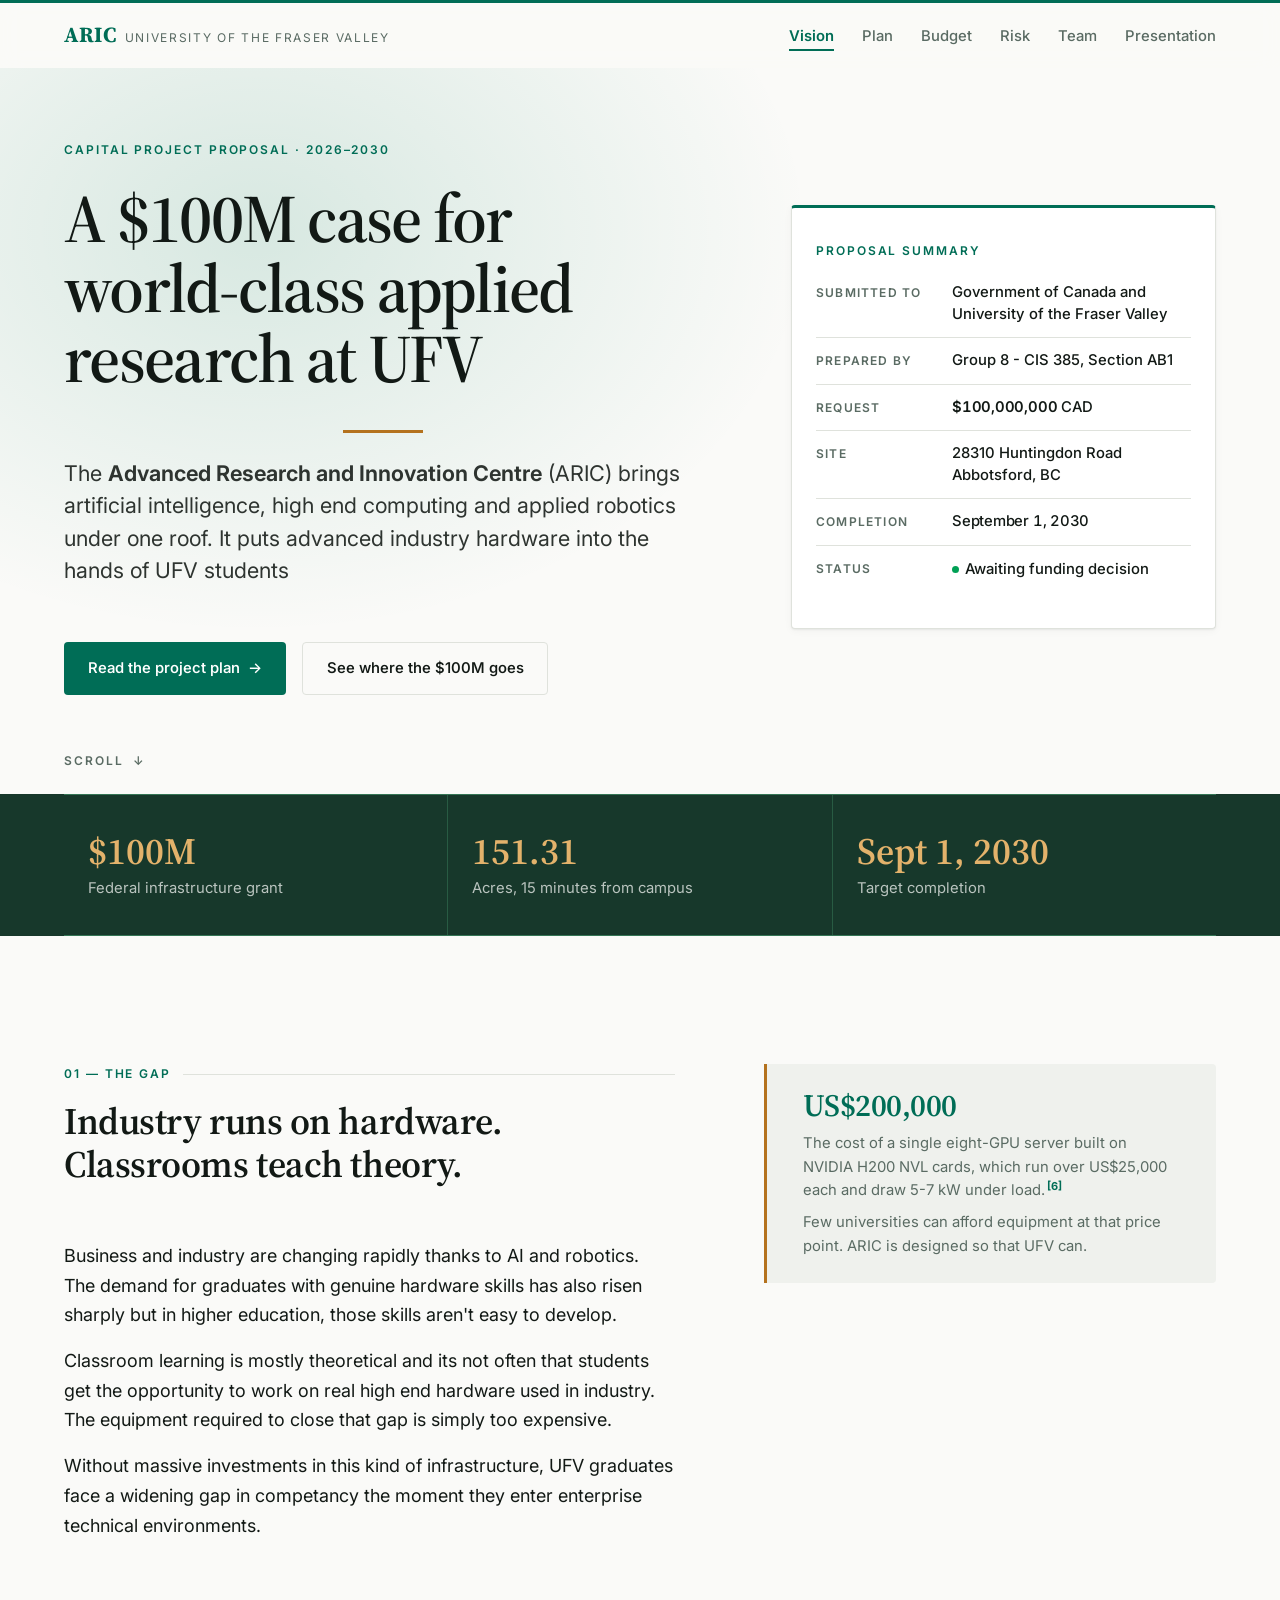
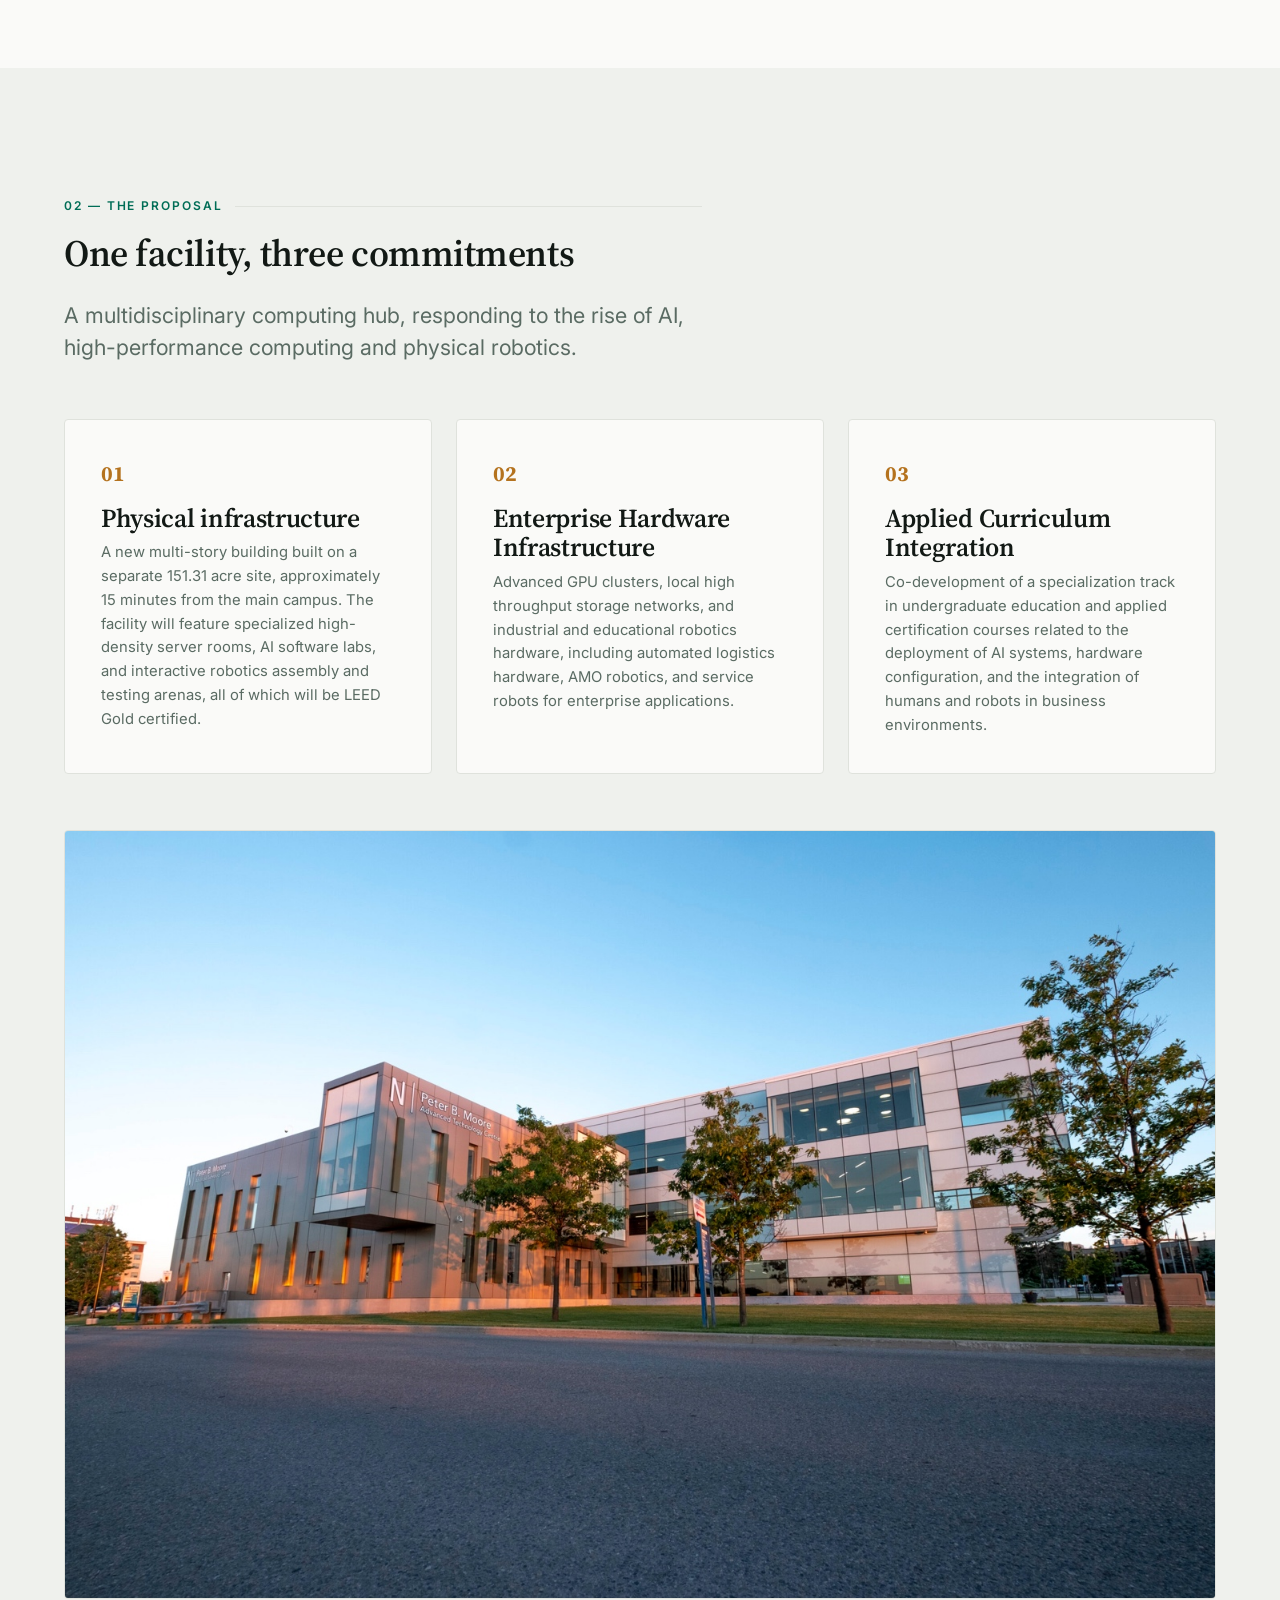
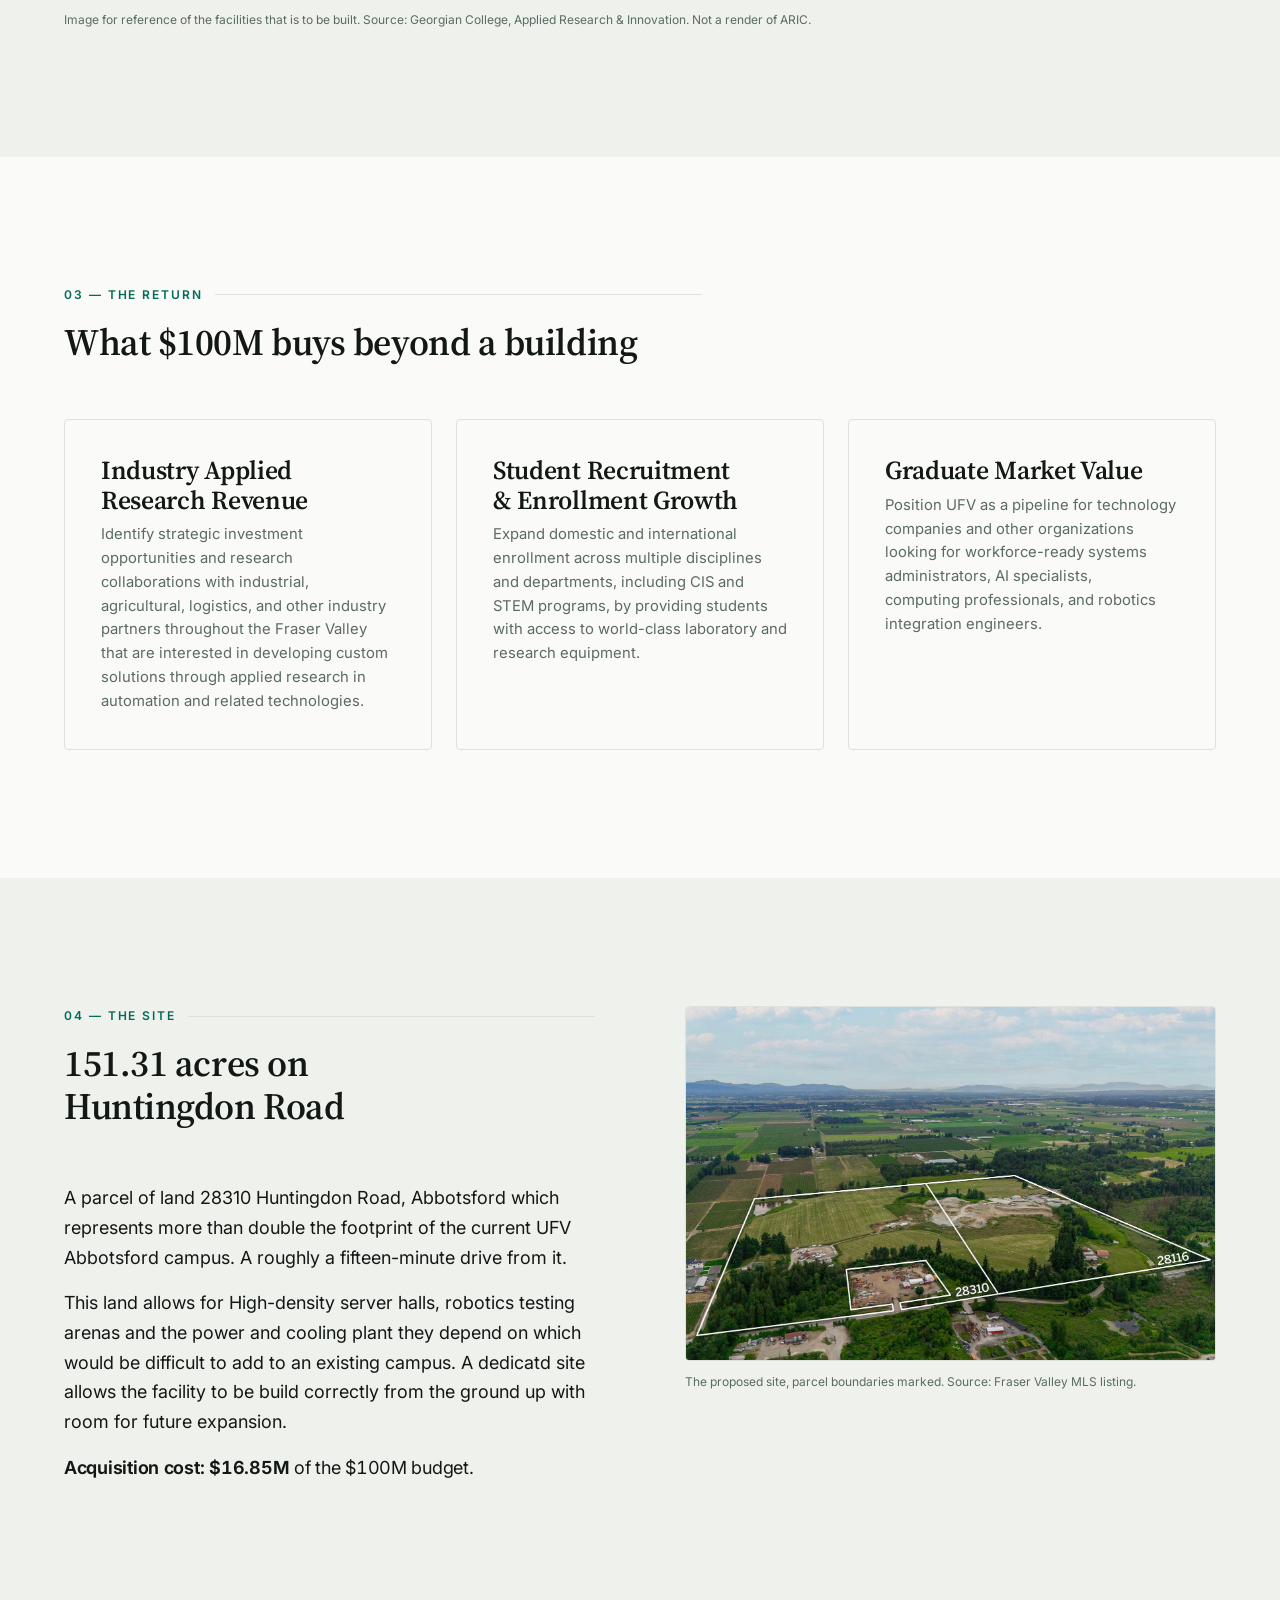
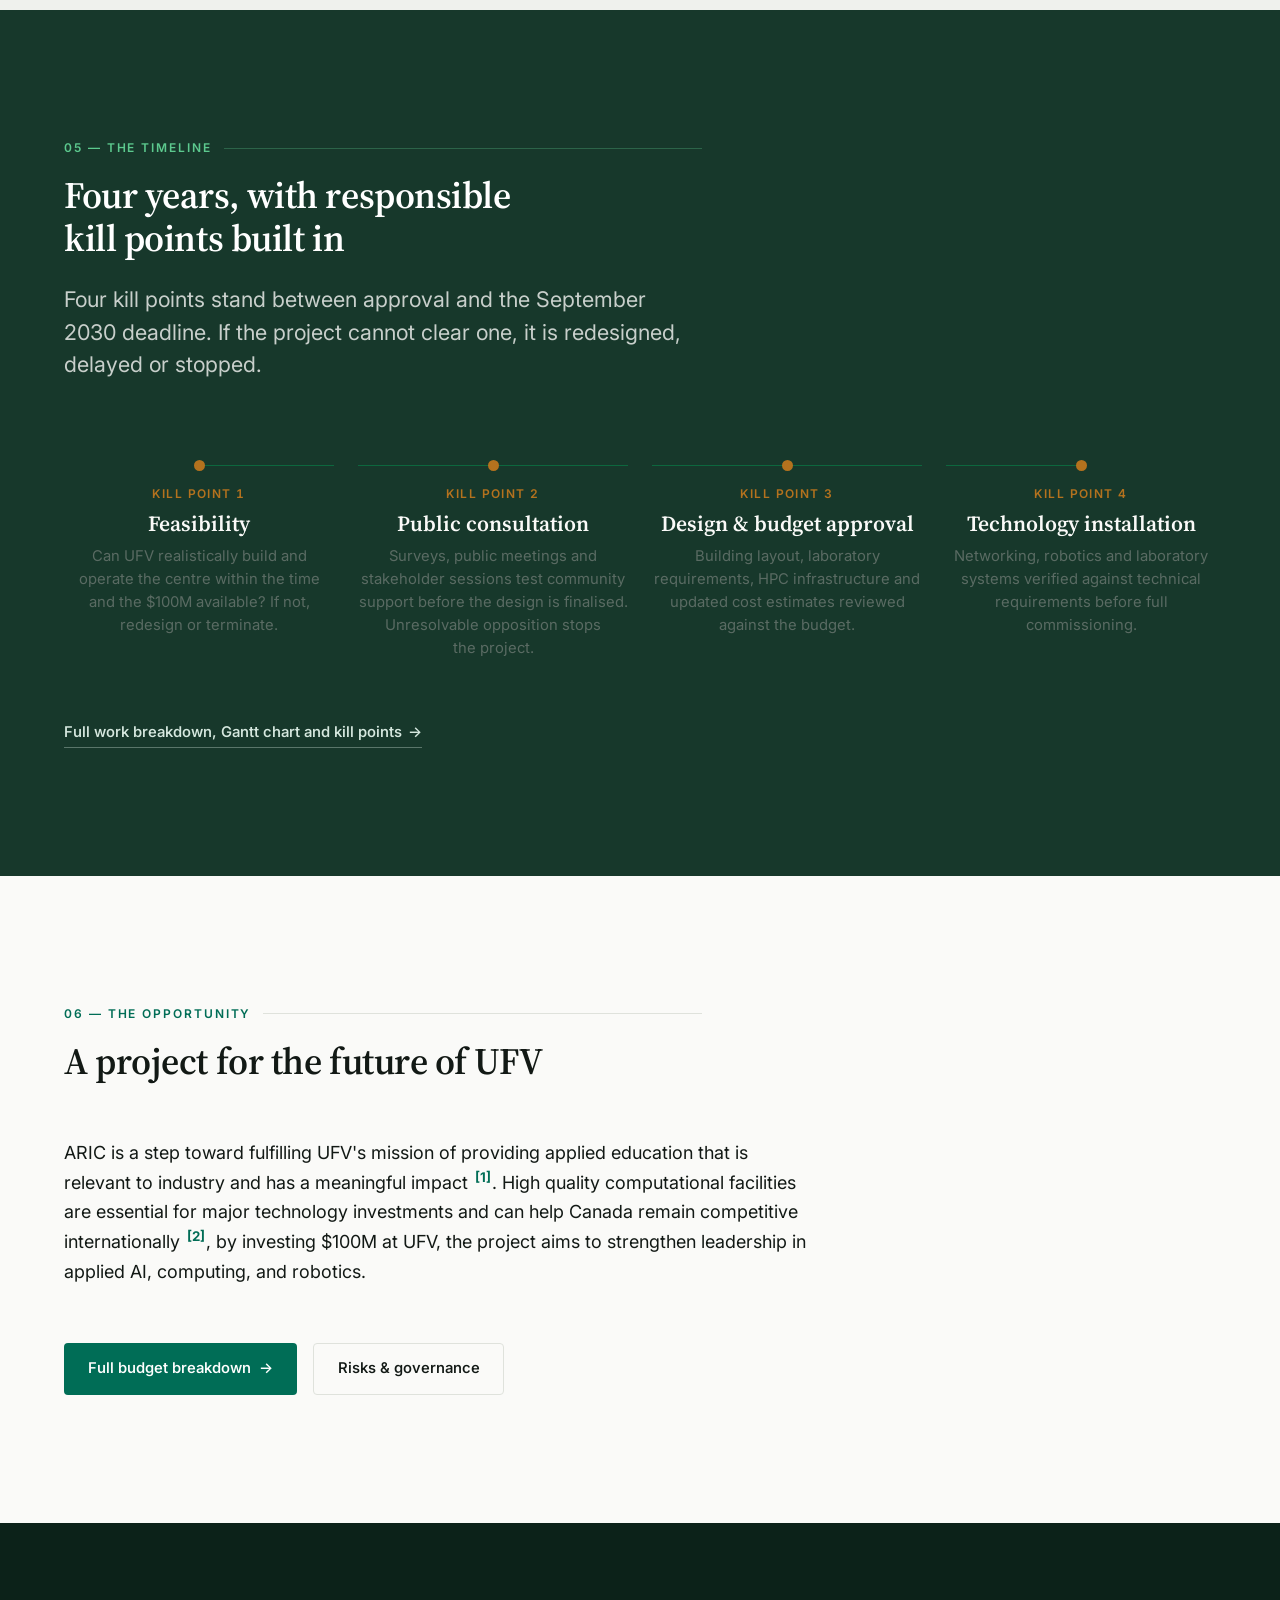
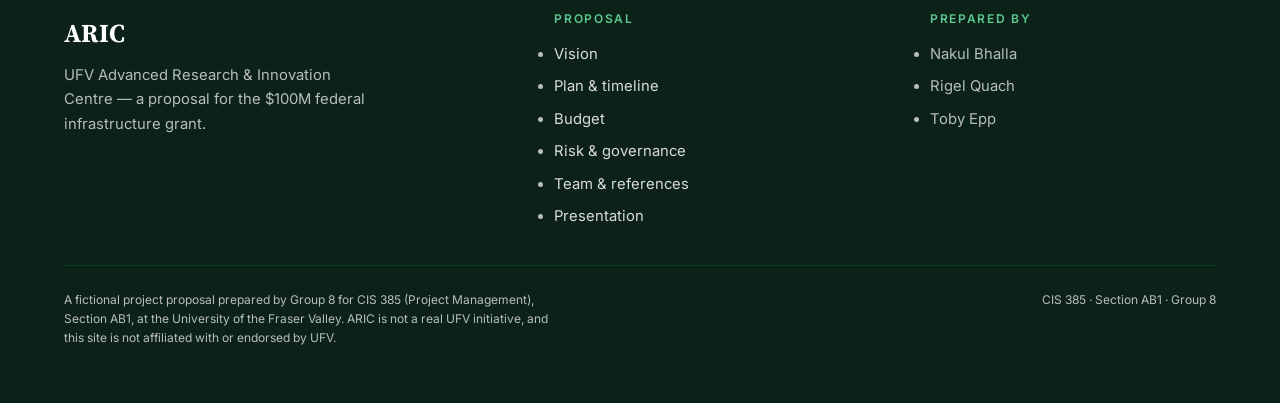
<file: index.html>
<!DOCTYPE html>
<html lang="en" class="no-js">
<head>
<meta charset="utf-8">
<meta name="viewport" content="width=device-width, initial-scale=1">
<title>ARIC — UFV Advanced Research &amp; Innovation Centre</title>
<meta name="description" content="A $100M proposal to build the Advanced Research &amp; Innovation Centre at the University of the Fraser Valley: AI, high-performance computing and applied robotics, opening September 2030.">
<meta name="theme-color" content="#0F5132">

<meta property="og:type" content="website">
<meta property="og:title" content="ARIC — UFV Advanced Research &amp; Innovation Centre">
<meta property="og:description" content="A $100M case for world-class applied research at UFV.">

<link rel="preconnect" href="https://fonts.googleapis.com">
<link rel="preconnect" href="https://fonts.gstatic.com" crossorigin>
<link rel="stylesheet" href="https://fonts.googleapis.com/css2?family=Inter:wght@400;500;600&family=Source+Serif+4:opsz,wght@8..60,600;8..60,700&display=swap">
<link rel="stylesheet" href="assets/css/site.css">
</head>

<body>
<a class="skip-link" href="#main">Skip to content</a>

<header class="site-nav">
  <div class="wrap site-nav__inner">
    <a class="site-nav__brand" href="index.html">
      <span class="site-nav__mark">ARIC</span>
      <span class="site-nav__sub">University of the Fraser Valley</span>
    </a>
    <nav aria-label="Primary">
      <ul class="site-nav__links">
        <li><a href="index.html" aria-current="page">Vision</a></li>
        <li><a href="plan.html">Plan</a></li>
        <li><a href="budget.html">Budget</a></li>
        <li><a href="risk.html">Risk</a></li>
        <li><a href="team.html">Team</a></li>
        <li><a href="presentation.html">Presentation</a></li>
      </ul>
    </nav>
  </div>
</header>

<main id="main">

  <!-- Hero ============================================================== -->
  <section class="hero">
    <div class="wrap hero__inner">
      <div class="hero__content">
        <p class="hero__eyebrow reveal">Capital Project Proposal &middot; 2026&ndash;2030</p>

        <h1 class="hero__title reveal" data-delay="1">A $100M case for world-class applied research at UFV</h1>

        <hr class="hero__rule reveal" data-delay="1">

        <p class="hero__lede reveal" data-delay="2">
          The <strong>Advanced Research and Innovation Centre</strong> (ARIC) brings artificial intelligence,
          high end computing and applied robotics under one roof. It puts advanced industry hardware into the hands 
          of UFV students
        </p>

        <div class="actions reveal" data-delay="3">
          <a class="btn btn--primary" href="plan.html">
            Read the project plan <span class="btn__arrow" aria-hidden="true">&rarr;</span>
          </a>
          <a class="btn btn--ghost" href="budget.html">
            See where the $100M goes
          </a>
        </div>
      </div>

      <aside class="spec reveal" data-delay="2">
        <h2 class="spec__title">Proposal summary</h2>
        <dl class="spec__list">
          <div class="spec__row">
            <dt>Submitted to</dt>
            <dd>Government of Canada and University of the Fraser Valley</dd>
          </div>
          <div class="spec__row">
            <dt>Prepared by</dt>
            <dd>Group 8 - CIS 385, Section AB1</dd>
          </div>
          <div class="spec__row">
            <dt>Request</dt>
            <dd><span class="num">$100,000,000</span> CAD</dd>
          </div>
          <div class="spec__row">
            <dt>Site</dt>
            <dd>28310 Huntingdon Road<br>Abbotsford, BC</dd>
          </div>
          <div class="spec__row">
            <dt>Completion</dt>
            <dd class="num">September 1, 2030</dd>
          </div>
          <div class="spec__row">
            <dt>Status</dt>
            <dd><span class="spec__status">Awaiting funding decision</span></dd>
          </div>
        </dl>
      </aside>
    </div>

    <div class="wrap">
      <a class="hero__cue reveal" data-delay="3" href="#gap">
        Scroll <span aria-hidden="true">&darr;</span>
      </a>
    </div>
  </section>

  <!-- Stat band ========================================================= -->
  <section class="statband" aria-label="Project at a glance">
    <div class="wrap">
      <div class="statband__grid">
        <div class="stat">
          <div class="stat__value">$100M</div>
          <div class="stat__label">Federal infrastructure grant</div>
        </div>
        <div class="stat">
          <div class="stat__value">151.31</div>
          <div class="stat__label">Acres, 15 minutes from campus</div>
        </div>
        <div class="stat">
          <div class="stat__value">Sept 1, 2030</div>
          <div class="stat__label">Target completion</div>
        </div>
      </div>
    </div>
  </section>

  <!-- 01 The Gap ======================================================== -->
  <section class="section" id="gap">
    <div class="wrap">
      <div class="split">
        <div>
          <div class="sec-head reveal">
            <p class="eyebrow"><span>01 &mdash; The Gap</span></p>
            <h2>Industry runs on hardware.<br>Classrooms teach theory.</h2>
          </div>

          <div class="prose reveal" data-delay="1">
            <p>
              Business and industry are changing rapidly thanks to AI and robotics. The demand for
              graduates with genuine hardware skills has also risen sharply but in higher
              education, those skills aren't easy to develop.
            </p>
            <p>
              Classroom learning is mostly theoretical and its not often that students get the opportunity to
              work on real high end hardware used in industry. The equipment required to 
              close that gap is simply too expensive.
            </p>
            <p>
              Without massive investments in this kind of infrastructure, UFV graduates face a
              widening gap in competancy the moment they enter enterprise technical environments.
            </p>
          </div>
        </div>

        <aside class="callout reveal" data-delay="2">
          <p class="callout__figure num">US$200,000</p>
          <p class="callout__text">
            The cost of a single eight-GPU server built on NVIDIA H200 NVL cards, which run over
            US$25,000 each and draw 5-7 kW under load.<a class="cite-ref" href="team.html#ref-6">[6]</a>
          </p>
          <p class="callout__text">
            Few universities can afford equipment at that price point.
            ARIC is designed so that UFV can.
          </p>
        </aside>
      </div>
    </div>
  </section>

  <!-- 02 The Proposal =================================================== -->
  <section class="section section--tint" id="proposal">
    <div class="wrap">
      <div class="sec-head reveal">
        <p class="eyebrow"><span>02 &mdash; The Proposal</span></p>
        <h2>One facility, three commitments</h2>
        <p class="sec-lede">
          A multidisciplinary computing hub, responding to the rise 
          of AI, high-performance computing and physical robotics.
        </p>
      </div>

      <div class="card-grid card-grid--3">
        <article class="card reveal">
          <span class="card__num">01</span>
          <h3 class="card__title">Physical infrastructure</h3>
          <p class="card__body">
            A new multi-story building built on a separate 151.31 acre site, approximately 15 minutes from 
            the main campus. The facility will feature specialized high-density server rooms, AI software labs,
             and interactive robotics assembly and testing arenas, all of which will be LEED Gold certified.
          </p>
        </article>

        <article class="card reveal" data-delay="1">
          <span class="card__num">02</span>
          <h3 class="card__title">Enterprise Hardware Infrastructure</h3>
          <p class="card__body">
            Advanced GPU clusters, local high throughput storage networks, and industrial and educational 
            robotics hardware, including automated logistics hardware, AMO robotics, and service robots for 
            enterprise applications.
          </p>
        </article>

        <article class="card reveal" data-delay="2">
          <span class="card__num">03</span>
          <h3 class="card__title">Applied Curriculum Integration</h3>
          <p class="card__body">
            Co-development of a specialization track in undergraduate education and applied certification 
            courses related to the deployment of AI systems, hardware configuration, and the integration of 
            humans and robots in business environments.
          </p>
        </article>
      </div>

      <figure class="figure reveal mt-xl" data-delay="2">
        <img src="assets/img/reference-facility-georgian-college.jpg"
             alt="Exterior view at dusk of the Peter B. Moore Advanced Technology Centre at Georgian College, a modern three-storey building with extensive glazing and metal panelling."
             width="1434" height="956" loading="lazy" decoding="async">
        <figcaption>
          Image for reference of the facilities that is to be built.
           Source: <cite>Georgian College, Applied Research
          &amp; Innovation</cite>. Not a render of ARIC.
        </figcaption>
      </figure>
    </div>
  </section>

  <!-- 03 The Return ===================================================== -->
  <section class="section" id="return">
    <div class="wrap">
      <div class="sec-head reveal">
        <p class="eyebrow"><span>03 &mdash; The Return</span></p>
        <h2>What $100M buys beyond a building</h2>
      </div>

      <div class="card-grid card-grid--3">
        <article class="card reveal">
          <h3 class="card__title">Industry Applied Research Revenue</h3>
          <p class="card__body">
            Identify strategic investment opportunities and research collaborations with industrial, 
            agricultural, logistics, and other industry partners throughout the Fraser Valley that are 
            interested in developing custom solutions through applied research in automation and related 
            technologies.
          </p>
        </article>

        <article class="card reveal" data-delay="1">
          <h3 class="card__title">Student Recruitment &amp; Enrollment Growth</h3>
          <p class="card__body">
            Expand domestic and international enrollment across multiple disciplines and departments, 
            including CIS and STEM programs, by providing students with access to world-class laboratory 
            and research equipment.
          </p>
        </article>

        <article class="card reveal" data-delay="2">
          <h3 class="card__title">Graduate Market Value</h3>
          <p class="card__body">
            Position UFV as a pipeline for technology companies and other organizations looking for 
            workforce-ready systems administrators, AI specialists, computing professionals, and robotics 
            integration engineers.
          </p>
        </article>
      </div>
    </div>
  </section>

  <!-- 04 The Site ======================================================= -->
  <section class="section section--tint" id="site">
    <div class="wrap">
      <div class="split split--even">
        <div>
          <div class="sec-head reveal">
            <p class="eyebrow"><span>04 &mdash; The Site</span></p>
            <h2>151.31 acres on Huntingdon Road</h2>
          </div>
          <div class="prose reveal" data-delay="1">
            <p>
              A parcel of land 28310 Huntingdon Road, Abbotsford which represents more than double the footprint
              of the current UFV Abbotsford campus. A roughly a fifteen-minute drive from it.
            </p>
            <p>
              This land allows for High-density server halls, robotics testing arenas and the power and
              cooling plant they depend on which would be difficult to add to an existing campus.
              A dedicatd site allows the facility to be build correctly from the ground up with room for
              future expansion.
            </p>
            <p class="num"><strong>Acquisition cost: $16.85M</strong> of the $100M budget.</p>
          </div>
        </div>

        <figure class="figure reveal" data-delay="2">
          <img src="assets/img/site-huntingdon-road.jpg"
               alt="Aerial photograph of farmland in Abbotsford with two adjoining parcels outlined in white and labelled 28310 and 28116, with the Fraser Valley and mountains in the distance."
               width="1600" height="1067" loading="lazy" decoding="async">
          <figcaption>
            The proposed site, parcel boundaries marked.
            Source: <cite>Fraser Valley MLS listing</cite>.
          </figcaption>
        </figure>
      </div>
    </div>
  </section>

  <!-- 05 Timeline teaser ================================================ -->
  <section class="section section--dark" id="timeline">
    <div class="wrap">
      <div class="sec-head reveal">
        <p class="eyebrow"><span>05 &mdash; The Timeline</span></p>
        <h2>Four years, with responsible kill points built in</h2>
        <p class="sec-lede">
          Four kill points stand between approval and the September 2030 deadline. If the project
          cannot clear one, it is redesigned, delayed or stopped.
        </p>
      </div>

      <ol class="timeline">
        <li class="timeline__item timeline__item--gate reveal">
          <span class="timeline__dot" aria-hidden="true"></span>
          <p class="timeline__when num">Kill Point 1</p>
          <p class="timeline__what">Feasibility</p>
          <p class="timeline__note">Can UFV realistically build and operate the centre within the time and the $100M available? If not, redesign or terminate.</p>
        </li>

        <li class="timeline__item timeline__item--gate reveal" data-delay="1">
          <span class="timeline__dot" aria-hidden="true"></span>
          <p class="timeline__when num">Kill Point 2</p>
          <p class="timeline__what">Public consultation</p>
          <p class="timeline__note">Surveys, public meetings and stakeholder sessions test community support before the design is finalised. Unresolvable opposition stops the project.</p>
        </li>

        <li class="timeline__item timeline__item--gate reveal" data-delay="2">
          <span class="timeline__dot" aria-hidden="true"></span>
          <p class="timeline__when num">Kill Point 3</p>
          <p class="timeline__what">Design &amp; budget approval</p>
          <p class="timeline__note">Building layout, laboratory requirements, HPC infrastructure and updated cost estimates reviewed against the budget.</p>
        </li>

        <li class="timeline__item timeline__item--gate reveal" data-delay="3">
          <span class="timeline__dot" aria-hidden="true"></span>
          <p class="timeline__when num">Kill Point 4</p>
          <p class="timeline__what">Technology installation</p>
          <p class="timeline__note">Networking, robotics and laboratory systems verified against technical requirements before full commissioning.</p>
        </li>
      </ol>

      <p class="reveal mt-xl" data-delay="3">
        <a class="link-more" href="plan.html">
          Full work breakdown, Gantt chart and kill points
          <span class="btn__arrow" aria-hidden="true">&rarr;</span>
        </a>
      </p>
    </div>
  </section>

  <!-- 06 Stewardship ==================================================== -->
  <section class="section" id="stewardship">
    <div class="wrap">
      <div class="sec-head reveal">
        <p class="eyebrow"><span>06 &mdash; The Opportunity</span></p>
        <h2>A project for the future of UFV</h2>
      </div>
      <div class="prose reveal" data-delay="1">
        <p>
          ARIC is a step toward fulfilling UFV's mission of providing applied education that is relevant
          to industry and has a meaningful impact <a class="cite-ref" href="team.html#ref-1">[1]</a>. High quality computational facilities are essential
          for major technology investments and can help Canada remain competitive internationally <a class="cite-ref" href="team.html#ref-2">[2]</a>, by
          investing $100M at UFV, the project aims to strengthen leadership in applied AI, computing,
          and robotics.
        </p>
      </div>

      <div class="actions reveal" data-delay="2">
        <a class="btn btn--primary" href="budget.html">
          Full budget breakdown <span class="btn__arrow" aria-hidden="true">&rarr;</span>
        </a>
        <a class="btn btn--ghost" href="risk.html">Risks &amp; governance</a>
      </div>
    </div>
  </section>

</main>

<!-- Footer ============================================================== -->
<footer class="site-footer">
  <div class="wrap">
    <div class="site-footer__top">
      <div>
        <p class="site-footer__mark">ARIC</p>
        <p class="site-footer__tagline">
          UFV Advanced Research &amp; Innovation Centre &mdash; a proposal for the
          $100M federal infrastructure grant.
        </p>
      </div>

      <nav aria-label="Footer">
        <h2>Proposal</h2>
        <ul>
          <li><a href="index.html">Vision</a></li>
          <li><a href="plan.html">Plan &amp; timeline</a></li>
          <li><a href="budget.html">Budget</a></li>
          <li><a href="risk.html">Risk &amp; governance</a></li>
          <li><a href="team.html">Team &amp; references</a></li>
          <li><a href="presentation.html">Presentation</a></li>
        </ul>
      </nav>

      <div>
        <h2>Prepared by</h2>
        <ul>
          <li>Nakul Bhalla</li>
          <li>Rigel Quach</li>
          <li>Toby Epp</li>
        </ul>
      </div>
    </div>

    <div class="site-footer__bottom">
      <p class="site-footer__disclaimer">
        A fictional project proposal prepared by Group 8 for CIS 385 (Project Management),
        Section AB1, at the University of the Fraser Valley. ARIC is not a real UFV initiative,
        and this site is not affiliated with or endorsed by UFV.
      </p>
      <p>CIS 385 &middot; Section AB1 &middot; Group 8</p>
    </div>
  </div>
</footer>

<script src="assets/js/site.js" defer></script>
</body>
</html>
</file>
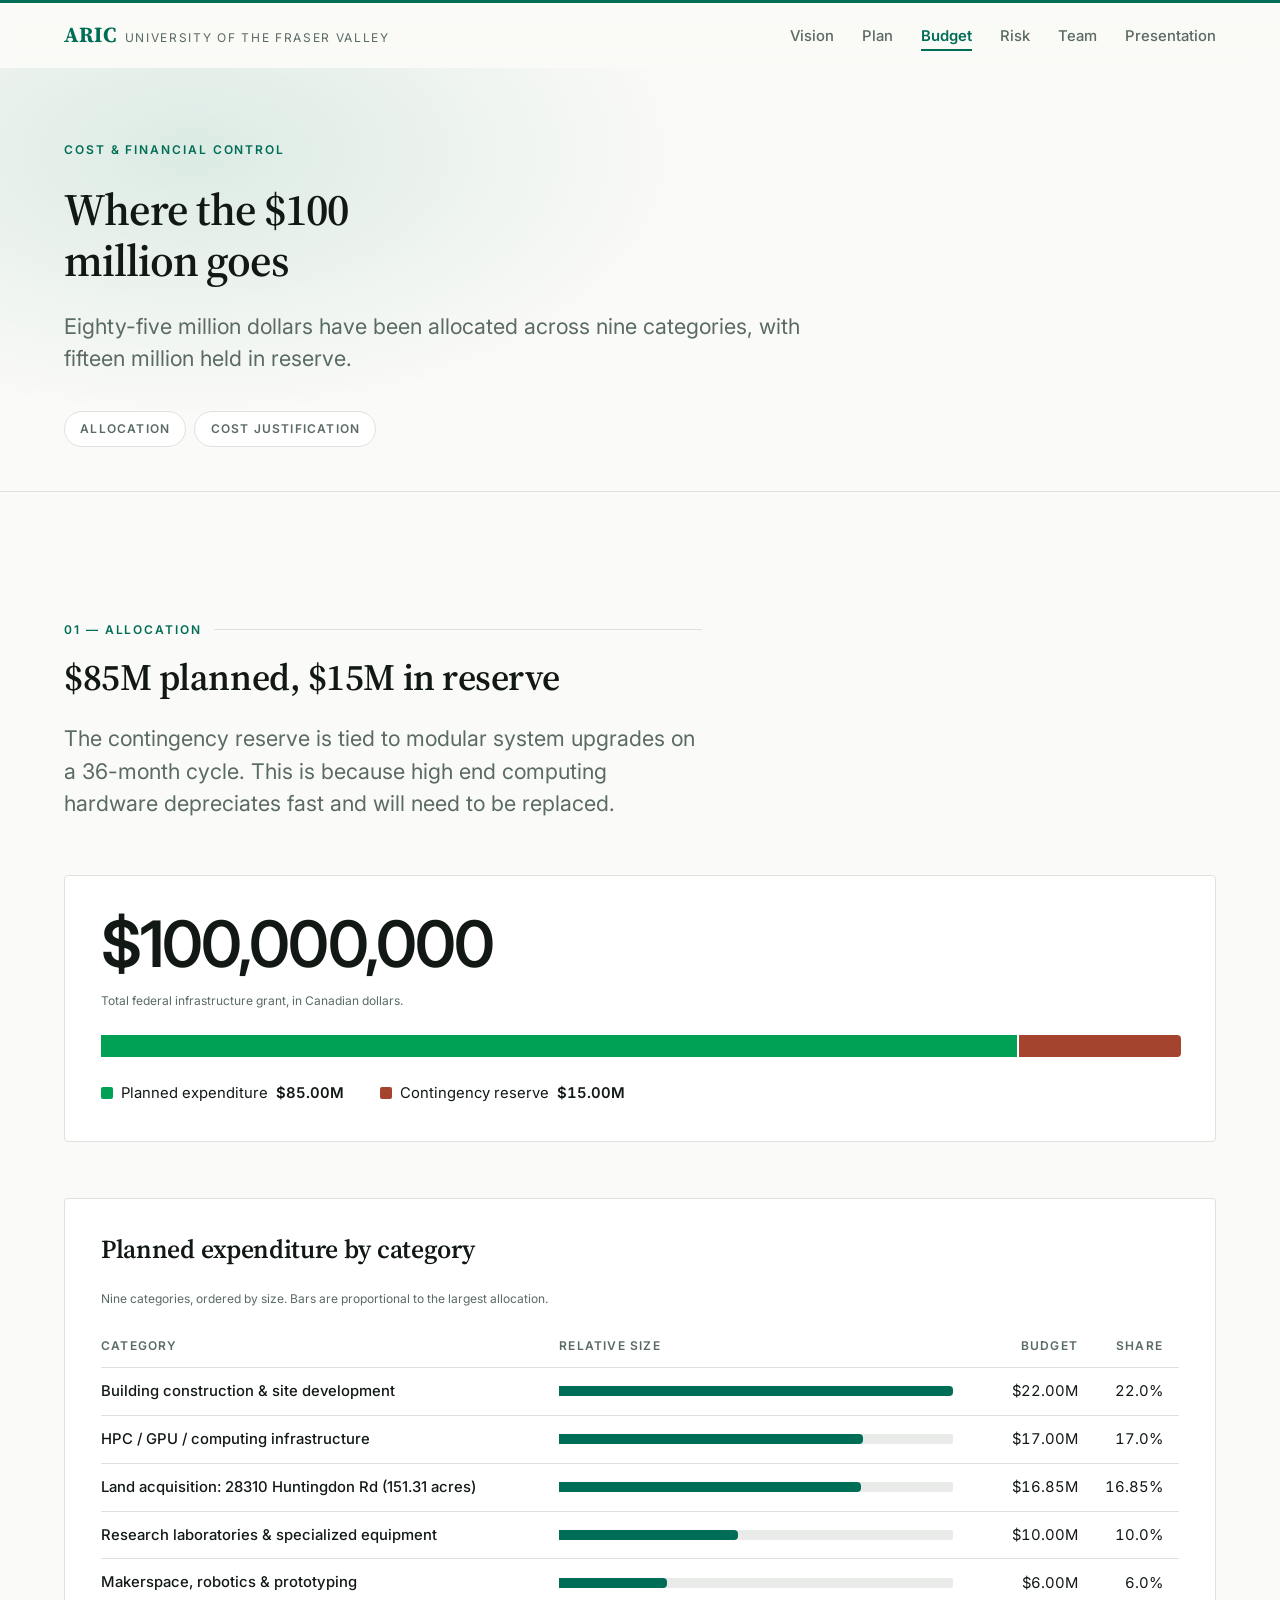
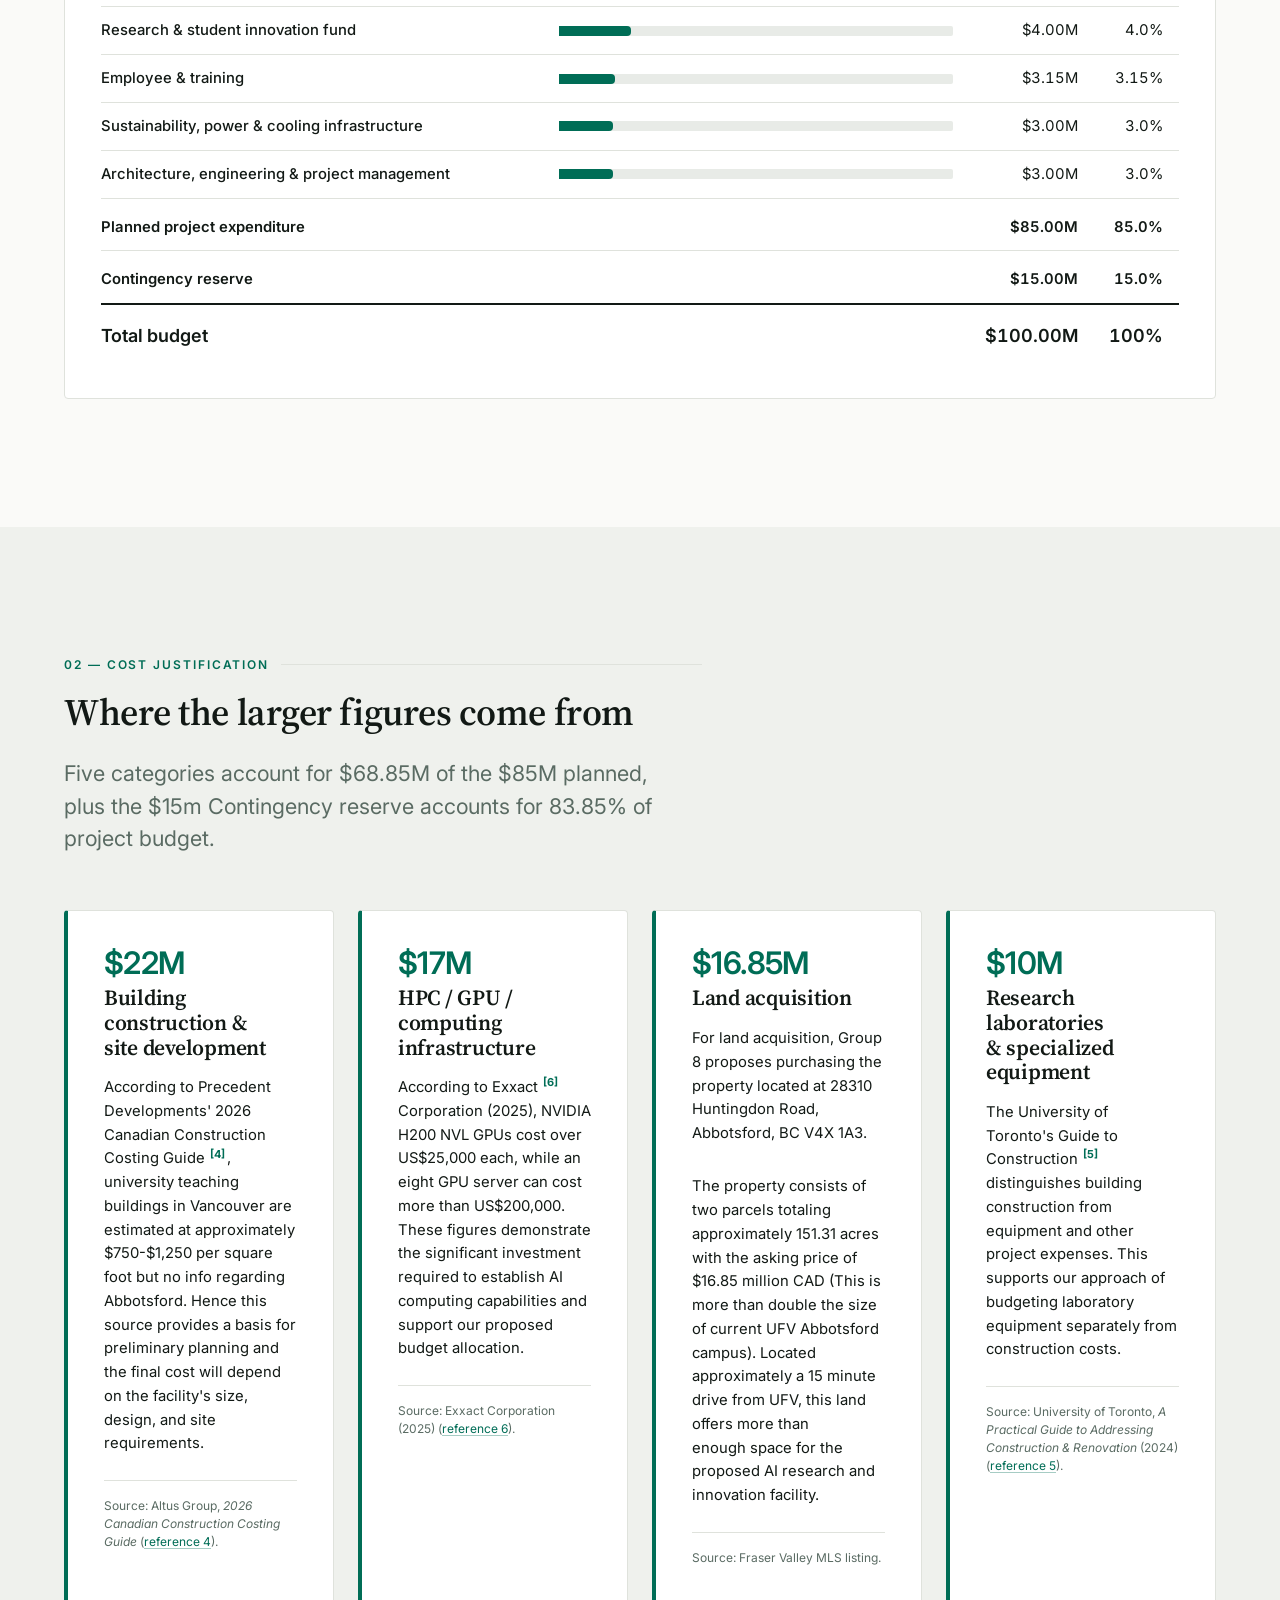
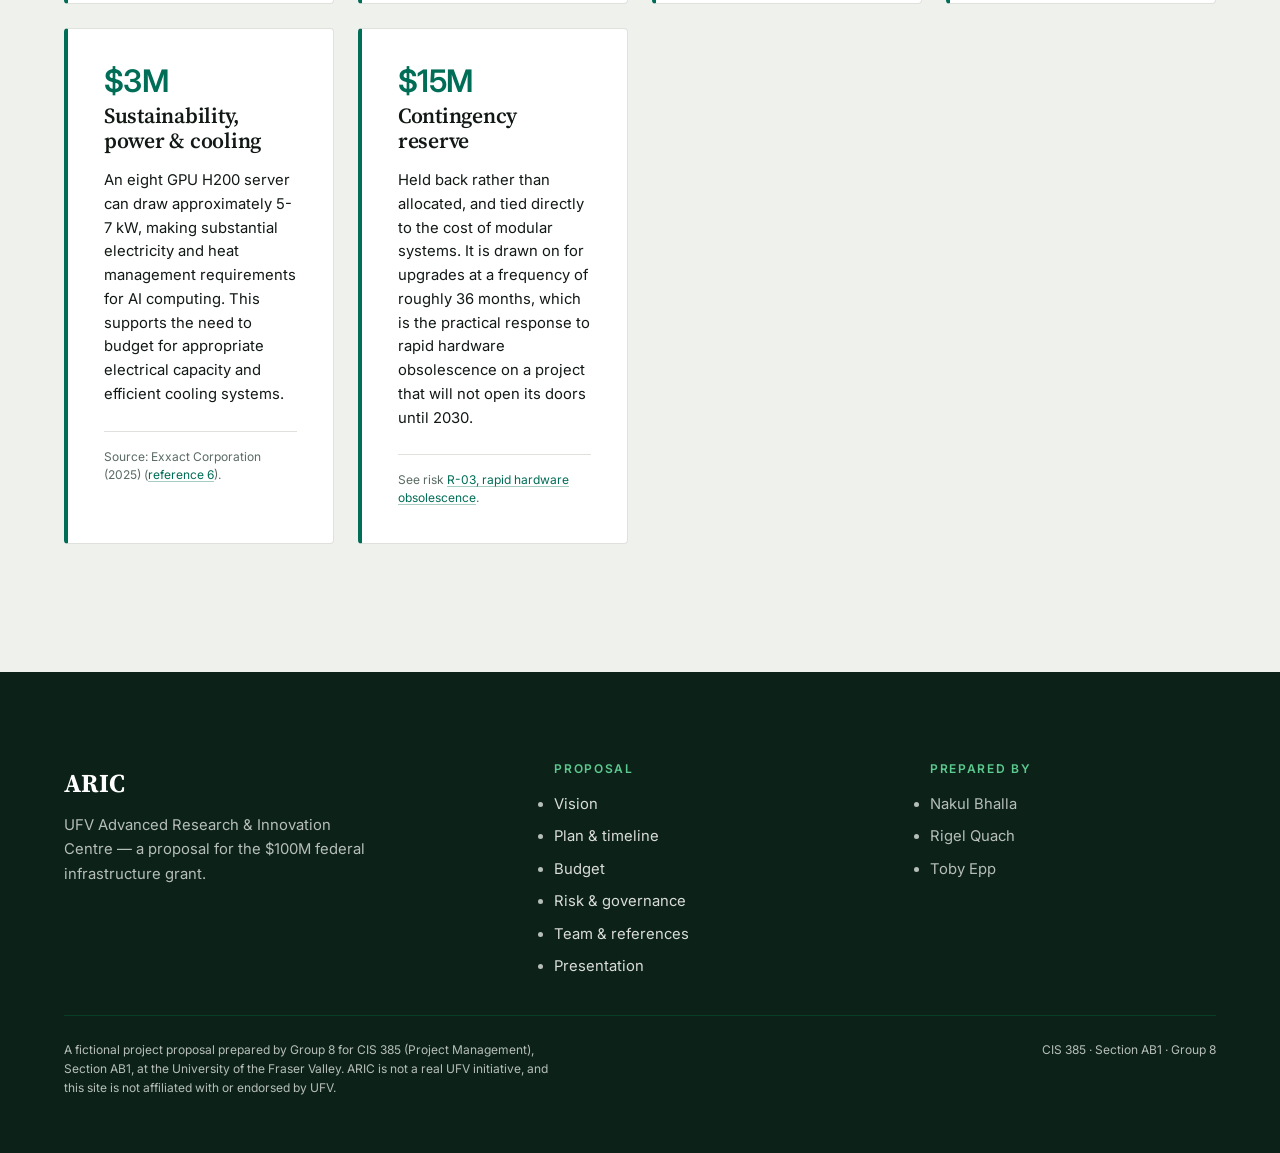
<file: budget.html>
<!DOCTYPE html>
<html lang="en" class="no-js">
<head>
<meta charset="utf-8">
<meta name="viewport" content="width=device-width, initial-scale=1">
<title>Budget &amp; Cost Control — ARIC, UFV Advanced Research &amp; Innovation Centre</title>
<meta name="description" content="How the $100M is allocated across the UFV Advanced Research &amp; Innovation Centre, with sourced cost justifications, earned-value cost control and the change control process.">
<meta name="theme-color" content="#006D56">

<meta property="og:type" content="website">
<meta property="og:title" content="Budget &amp; Cost Control — ARIC">
<meta property="og:description" content="$85M allocated, $15M held in contingency.">

<link rel="preconnect" href="https://fonts.googleapis.com">
<link rel="preconnect" href="https://fonts.gstatic.com" crossorigin>
<link rel="stylesheet" href="https://fonts.googleapis.com/css2?family=Inter:wght@400;500;600;700&family=Source+Serif+4:opsz,wght@8..60,600;8..60,700&display=swap">
<link rel="stylesheet" href="assets/css/site.css">
</head>

<body>
<a class="skip-link" href="#main">Skip to content</a>

<header class="site-nav">
  <div class="wrap site-nav__inner">
    <a class="site-nav__brand" href="index.html">
      <span class="site-nav__mark">ARIC</span>
      <span class="site-nav__sub">University of the Fraser Valley</span>
    </a>
    <nav aria-label="Primary">
      <ul class="site-nav__links">
        <li><a href="index.html">Vision</a></li>
        <li><a href="plan.html">Plan</a></li>
        <li><a href="budget.html" aria-current="page">Budget</a></li>
        <li><a href="risk.html">Risk</a></li>
        <li><a href="team.html">Team</a></li>
        <li><a href="presentation.html">Presentation</a></li>
      </ul>
    </nav>
  </div>
</header>

<main id="main">

  <!-- Page head ========================================================= -->
  <section class="page-head">
    <div class="wrap">
      <p class="hero__eyebrow reveal">Cost &amp; Financial Control</p>
      <h1 class="page-head__title reveal" data-delay="1">Where the $100 million goes</h1>
      <p class="page-head__lede reveal" data-delay="2">
        Eighty-five million dollars have been allocated across nine categories, with fifteen million held in reserve.
      </p>

      <nav class="subnav reveal" data-delay="3" aria-label="On this page">
        <a href="#allocation">Allocation</a>
        <a href="#justification">Cost justification</a>
      </nav>
    </div>
  </section>

  <!-- 01 Allocation ===================================================== -->
  <section class="section" id="allocation">
    <div class="wrap">
      <div class="sec-head reveal">
        <p class="eyebrow"><span>01 &mdash; Allocation</span></p>
        <h2>$85M planned, $15M in reserve</h2>
        <p class="sec-lede">
          The contingency reserve is tied to modular system upgrades on a
          36-month cycle. This is because high end computing hardware depreciates fast and will need to be replaced.
        </p>
      </div>

      <div class="panel reveal">
        <p class="figure-hero">$100,000,000</p>
        <p class="budget-table__note mb-m">Total federal infrastructure grant, in Canadian dollars.</p>

        <div class="alloc">
          <div class="alloc__bar" role="img"
               aria-label="Allocation bar: $85 million planned expenditure, 85 percent; $15 million contingency reserve, 15 percent.">
            <span class="alloc__seg alloc__seg--planned" style="--pct:85"></span>
            <span class="alloc__seg alloc__seg--reserve" style="--pct:15"></span>
          </div>
          <ul class="alloc__legend">
            <li><span class="swatch swatch--planned" aria-hidden="true"></span> Planned expenditure <b>$85.00M</b></li>
            <li><span class="swatch swatch--reserve" aria-hidden="true"></span> Contingency reserve <b>$15.00M</b></li>
          </ul>
        </div>
      </div>

      <div class="panel reveal mt-xl">
        <h3 class="mb-m">Planned expenditure by category</h3>

        <table class="budget-table">
          <caption>
            Nine categories, ordered by size. Bars are proportional to the largest allocation.
          </caption>
          <thead>
            <tr>
              <th scope="col">Category</th>
              <th scope="col" class="budget-table__bar">Relative size</th>
              <th scope="col" class="ta-r">Budget</th>
              <th scope="col" class="ta-r">Share</th>
            </tr>
          </thead>
          <tbody>
            <tr>
              <th scope="row">Building construction &amp; site development</th>
              <td class="budget-table__bar"><span class="bar-track"><span class="bar-fill" style="--pct:100"></span></span></td>
              <td class="ta-r">$22.00M</td>
              <td class="ta-r">22.0%</td>
            </tr>
            <tr>
              <th scope="row">HPC / GPU / computing infrastructure</th>
              <td class="budget-table__bar"><span class="bar-track"><span class="bar-fill" style="--pct:77.3"></span></span></td>
              <td class="ta-r">$17.00M</td>
              <td class="ta-r">17.0%</td>
            </tr>
            <tr>
              <th scope="row">Land acquisition: 28310 Huntingdon Rd (151.31 acres)</th>
              <td class="budget-table__bar"><span class="bar-track"><span class="bar-fill" style="--pct:76.6"></span></span></td>
              <td class="ta-r">$16.85M</td>
              <td class="ta-r">16.85%</td>
            </tr>
            <tr>
              <th scope="row">Research laboratories &amp; specialized equipment</th>
              <td class="budget-table__bar"><span class="bar-track"><span class="bar-fill" style="--pct:45.5"></span></span></td>
              <td class="ta-r">$10.00M</td>
              <td class="ta-r">10.0%</td>
            </tr>
            <tr>
              <th scope="row">Makerspace, robotics &amp; prototyping</th>
              <td class="budget-table__bar"><span class="bar-track"><span class="bar-fill" style="--pct:27.3"></span></span></td>
              <td class="ta-r">$6.00M</td>
              <td class="ta-r">6.0%</td>
            </tr>
            <tr>
              <th scope="row">Research &amp; student innovation fund</th>
              <td class="budget-table__bar"><span class="bar-track"><span class="bar-fill" style="--pct:18.2"></span></span></td>
              <td class="ta-r">$4.00M</td>
              <td class="ta-r">4.0%</td>
            </tr>
            <tr>
              <th scope="row">Employee &amp; training</th>
              <td class="budget-table__bar"><span class="bar-track"><span class="bar-fill" style="--pct:14.3"></span></span></td>
              <td class="ta-r">$3.15M</td>
              <td class="ta-r">3.15%</td>
            </tr>
            <tr>
              <th scope="row">Sustainability, power &amp; cooling infrastructure</th>
              <td class="budget-table__bar"><span class="bar-track"><span class="bar-fill" style="--pct:13.6"></span></span></td>
              <td class="ta-r">$3.00M</td>
              <td class="ta-r">3.0%</td>
            </tr>
            <tr>
              <th scope="row">Architecture, engineering &amp; project management</th>
              <td class="budget-table__bar"><span class="bar-track"><span class="bar-fill" style="--pct:13.6"></span></span></td>
              <td class="ta-r">$3.00M</td>
              <td class="ta-r">3.0%</td>
            </tr>
          </tbody>
          <tfoot>
            <tr>
              <th scope="row">Planned project expenditure</th>
              <td class="budget-table__bar"></td>
              <td class="ta-r">$85.00M</td>
              <td class="ta-r">85.0%</td>
            </tr>
            <tr>
              <th scope="row">Contingency reserve</th>
              <td class="budget-table__bar"></td>
              <td class="ta-r">$15.00M</td>
              <td class="ta-r">15.0%</td>
            </tr>
            <tr class="is-total">
              <th scope="row">Total budget</th>
              <td class="budget-table__bar"></td>
              <td class="ta-r">$100.00M</td>
              <td class="ta-r">100%</td>
            </tr>
          </tfoot>
        </table>
      </div>
    </div>
  </section>

  <!-- 02 Cost justification ============================================= -->
  <section class="section section--tint" id="justification">
    <div class="wrap">
      <div class="sec-head reveal">
        <p class="eyebrow"><span>02 &mdash; Cost Justification</span></p>
        <h2>Where the larger figures come from</h2>
        <p class="sec-lede">
          Five categories account for $68.85M of the $85M planned, plus the $15m Contingency reserve accounts for
          83.85% of project budget.
        </p>
      </div>

      <div class="wbs-grid">
        <article class="panel cost-card reveal">
          <p class="cost-card__amount">$22M</p>
          <h3 class="cost-card__title">Building construction &amp; site development</h3>
          <p class="cost-card__body">
            According to Precedent Developments' 2026 Canadian Construction Costing Guide <a class="cite-ref" href="team.html#ref-4">[4]</a>, university 
            teaching buildings in Vancouver are estimated at approximately $750-$1,250 per square foot but 
            no info regarding Abbotsford. Hence this source provides a basis for preliminary planning and 
            the final cost will depend on the facility's size, design, and site requirements.
          </p>
          <small class="cost-card__source">
            Source: Altus Group, <cite>2026 Canadian Construction Costing Guide</cite>
            (<a href="team.html#ref-4">reference 4</a>).
          </small>
        </article>

        <article class="panel cost-card reveal" data-delay="1">
          <p class="cost-card__amount">$17M</p>
          <h3 class="cost-card__title">HPC / GPU / computing infrastructure</h3>
          <p class="cost-card__body">
            According to Exxact <a class="cite-ref" href="team.html#ref-6">[6]</a> Corporation (2025), NVIDIA H200 NVL GPUs cost over US$25,000 each, while an 
            eight GPU server can cost more than US$200,000. These figures demonstrate the significant investment 
            required to establish AI computing capabilities and support our proposed budget allocation.
          </p>
          <small class="cost-card__source">
            Source: Exxact Corporation (2025)
            (<a href="team.html#ref-6">reference 6</a>).
          </small>
        </article>

        <article class="panel cost-card reveal" data-delay="2">
          <p class="cost-card__amount">$16.85M</p>
          <h3 class="cost-card__title">Land acquisition</h3>
          <p class="cost-card__body">
            For land acquisition, Group 8 proposes purchasing the property located at 28310 Huntingdon Road, 
            Abbotsford, BC V4X 1A3.
          </p>
          <br>
          <p class="cost-card__body">
            The property consists of two parcels totaling approximately 151.31 acres with the asking price of 
            $16.85 million CAD (This is more than double the size of current UFV Abbotsford campus). Located approximately a 15 minute drive from UFV, this land offers 
            more than enough space for the proposed AI research and innovation facility.
          </p>
          <small class="cost-card__source">
            Source: Fraser Valley MLS listing.
          </small>
        </article>

        <article class="panel cost-card reveal">
          <p class="cost-card__amount">$10M</p>
          <h3 class="cost-card__title">Research laboratories &amp; specialized equipment</h3>
          <p class="cost-card__body">
            The University of Toronto's Guide to Construction <a class="cite-ref" href="team.html#ref-5">[5]</a> distinguishes building construction
             from equipment and other project expenses. This supports our approach of budgeting laboratory
              equipment separately from construction costs.
          </p>
          <small class="cost-card__source">
            Source: University of Toronto,
            <cite>A Practical Guide to Addressing Construction &amp; Renovation</cite> (2024)
            (<a href="team.html#ref-5">reference 5</a>).
          </small>
        </article>

        <article class="panel cost-card reveal" data-delay="1">
          <p class="cost-card__amount">$3M</p>
          <h3 class="cost-card__title">Sustainability, power &amp; cooling</h3>
          <p class="cost-card__body">
            An eight GPU H200 server can draw approximately 5-7 kW, making substantial electricity and heat
             management requirements for AI computing. This supports the need to budget for appropriate 
             electrical capacity and efficient cooling systems.
          </p>
          <small class="cost-card__source">
            Source: Exxact Corporation (2025)
            (<a href="team.html#ref-6">reference 6</a>).
          </small>
        </article>

        <article class="panel cost-card reveal" data-delay="2">
          <p class="cost-card__amount">$15M</p>
          <h3 class="cost-card__title">Contingency reserve</h3>
          <p class="cost-card__body">
            Held back rather than allocated, and tied directly to the cost of modular systems. It
            is drawn on for upgrades at a frequency of roughly 36 months, which is the practical
            response to rapid hardware obsolescence on a project that will not open its doors
            until 2030.
          </p>
          <small class="cost-card__source">
            See risk <a href="risk.html">R-03, rapid hardware obsolescence</a>.
          </small>
        </article>
      </div>
    </div>
  </section>
</main>

<!-- Footer ============================================================== -->
<footer class="site-footer">
  <div class="wrap">
    <div class="site-footer__top">
      <div>
        <p class="site-footer__mark">ARIC</p>
        <p class="site-footer__tagline">
          UFV Advanced Research &amp; Innovation Centre &mdash; a proposal for the
          $100M federal infrastructure grant.
        </p>
      </div>

      <nav aria-label="Footer">
        <h2>Proposal</h2>
        <ul>
          <li><a href="index.html">Vision</a></li>
          <li><a href="plan.html">Plan &amp; timeline</a></li>
          <li><a href="budget.html">Budget</a></li>
          <li><a href="risk.html">Risk &amp; governance</a></li>
          <li><a href="team.html">Team &amp; references</a></li>
          <li><a href="presentation.html">Presentation</a></li>
        </ul>
      </nav>

      <div>
        <h2>Prepared by</h2>
        <ul>
          <li>Nakul Bhalla</li>
          <li>Rigel Quach</li>
          <li>Toby Epp</li>
        </ul>
      </div>
    </div>

    <div class="site-footer__bottom">
      <p class="site-footer__disclaimer">
        A fictional project proposal prepared by Group 8 for CIS 385 (Project Management),
        Section AB1, at the University of the Fraser Valley. ARIC is not a real UFV initiative,
        and this site is not affiliated with or endorsed by UFV.
      </p>
      <p>CIS 385 &middot; Section AB1 &middot; Group 8</p>
    </div>
  </div>
</footer>

<script src="assets/js/site.js" defer></script>
</body>
</html>
</file>
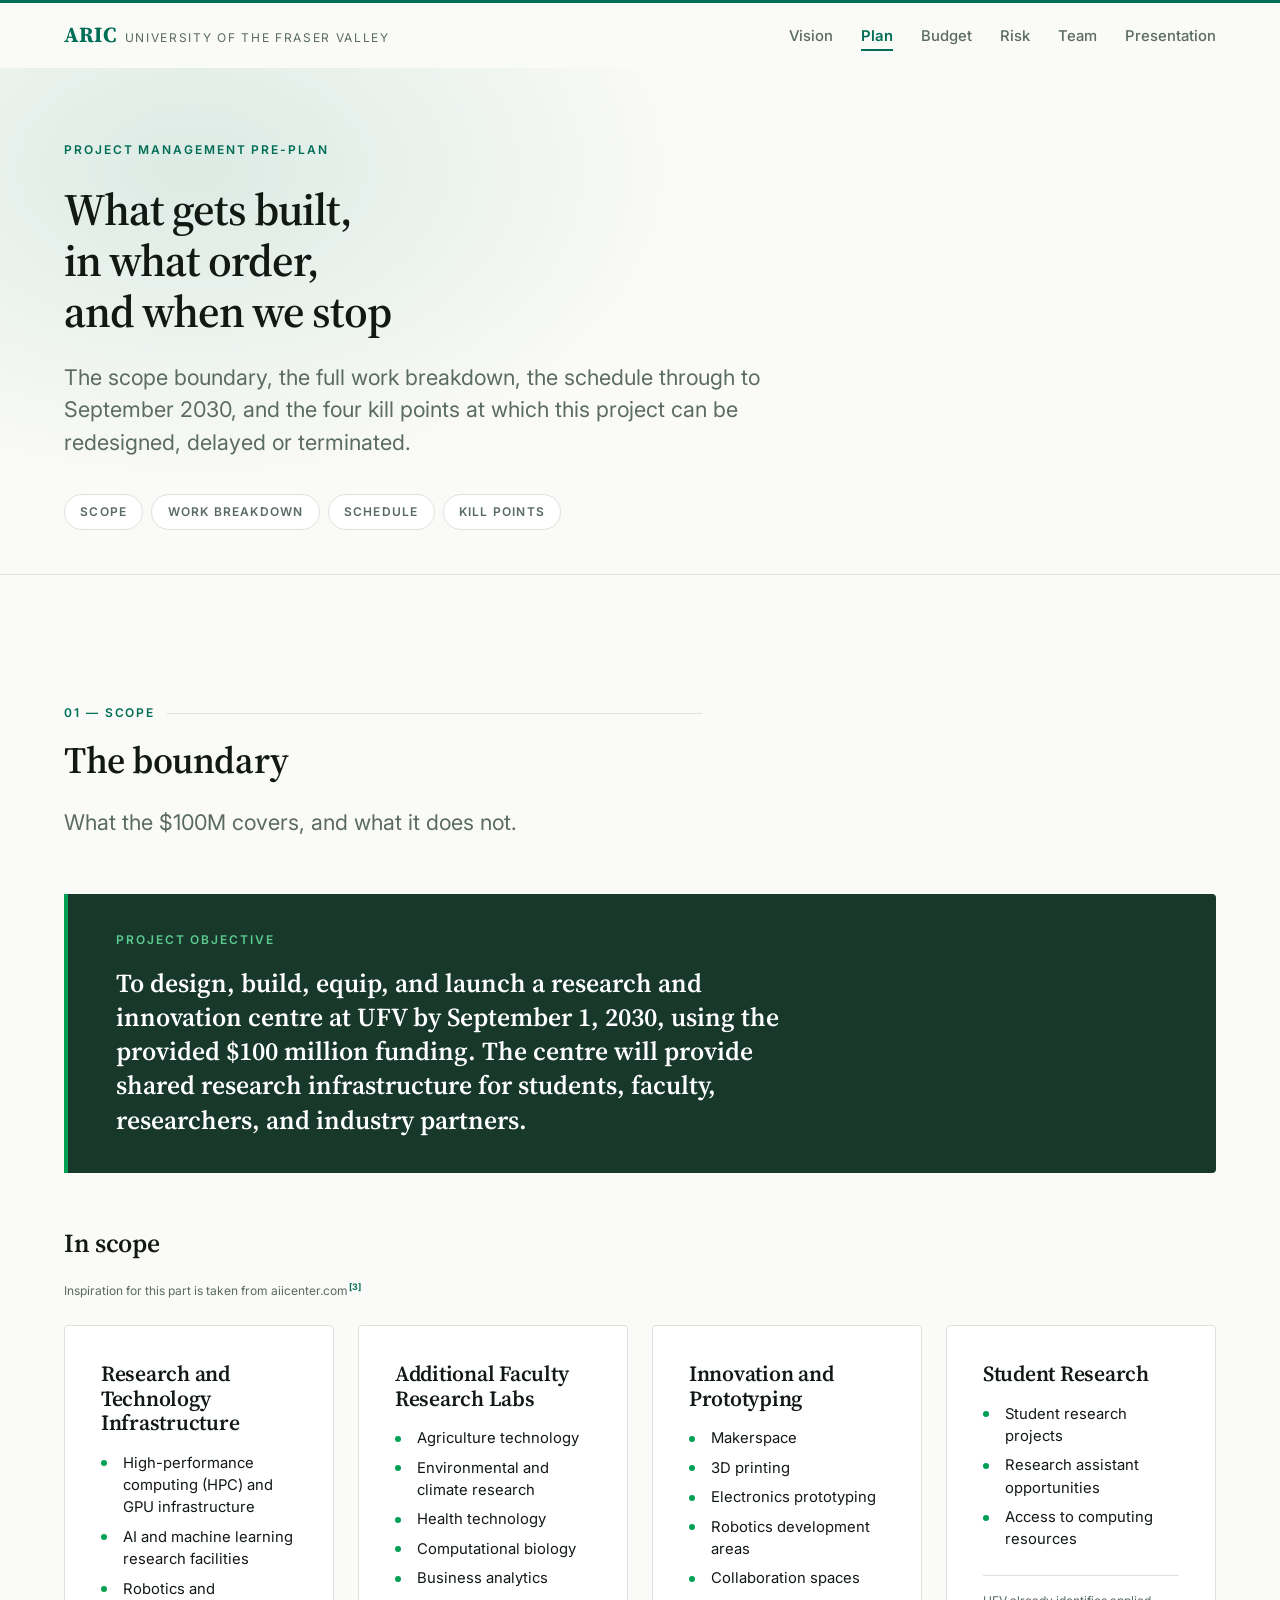
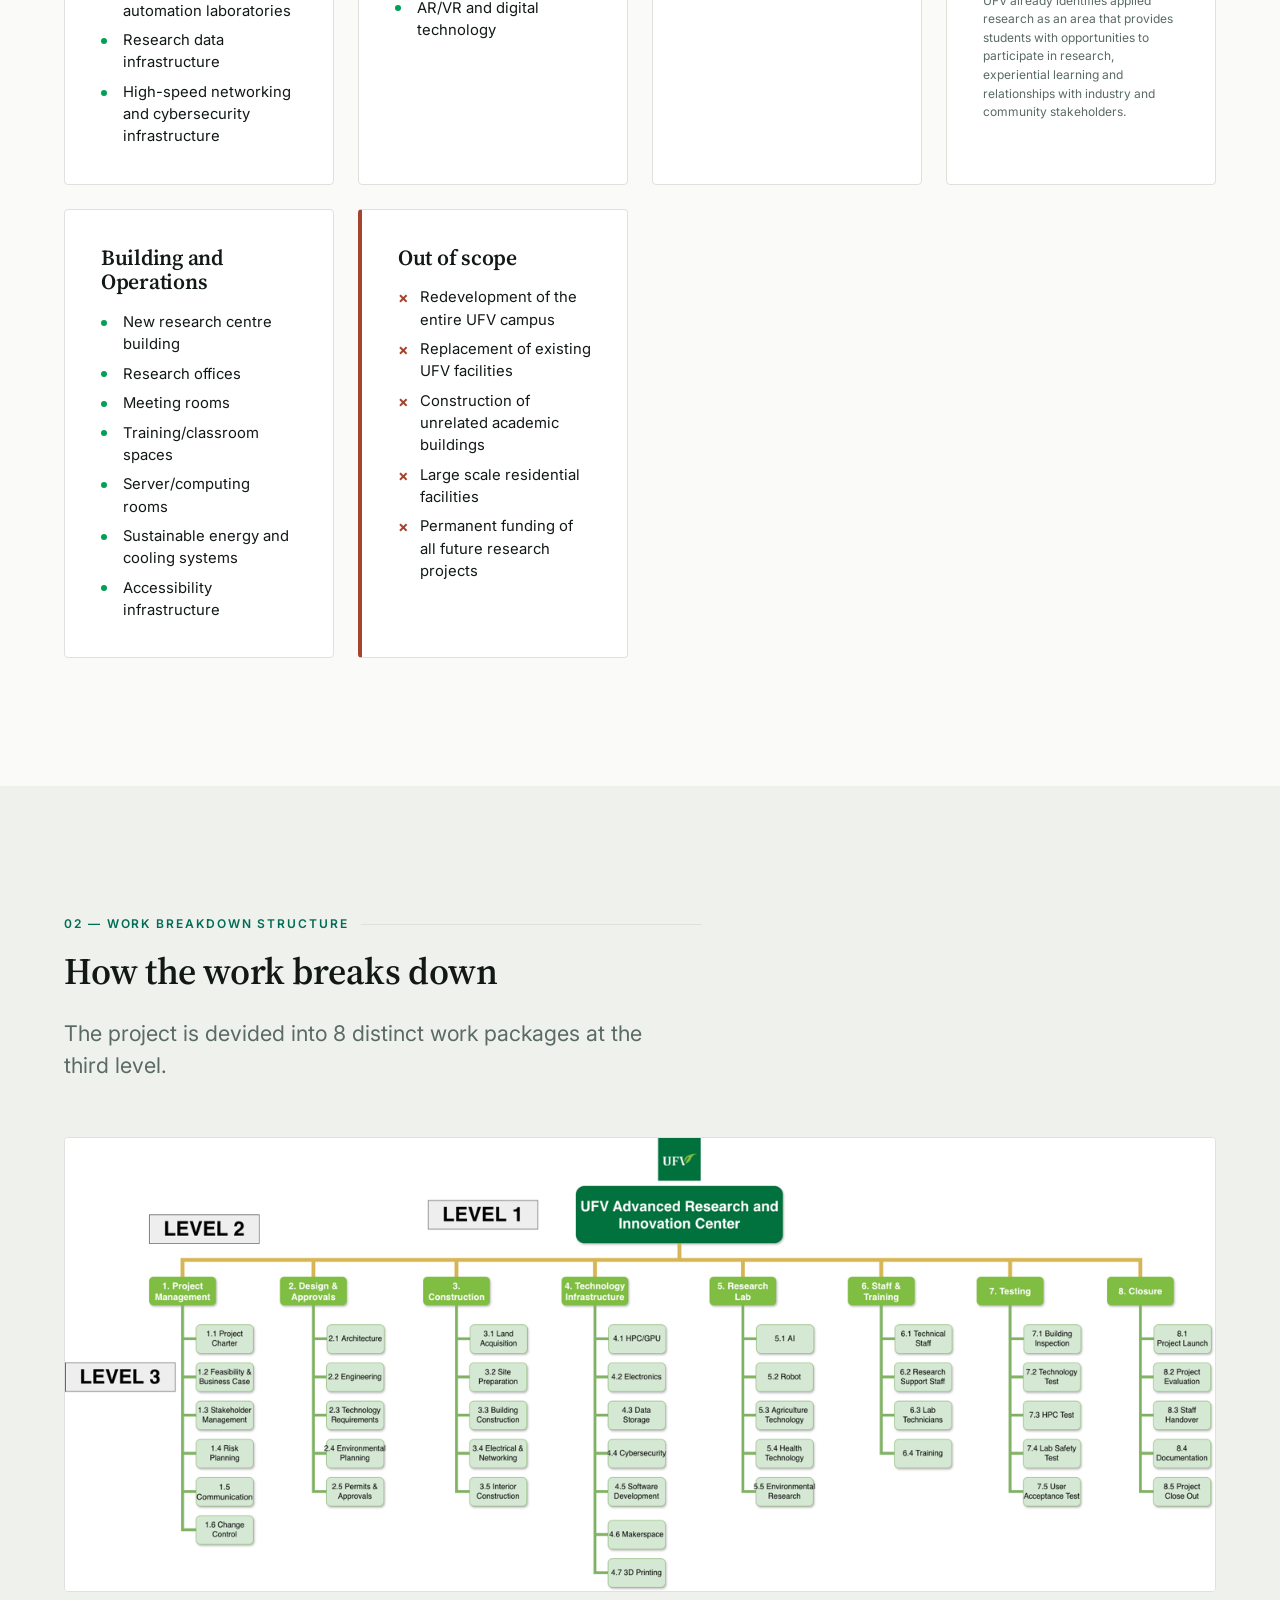
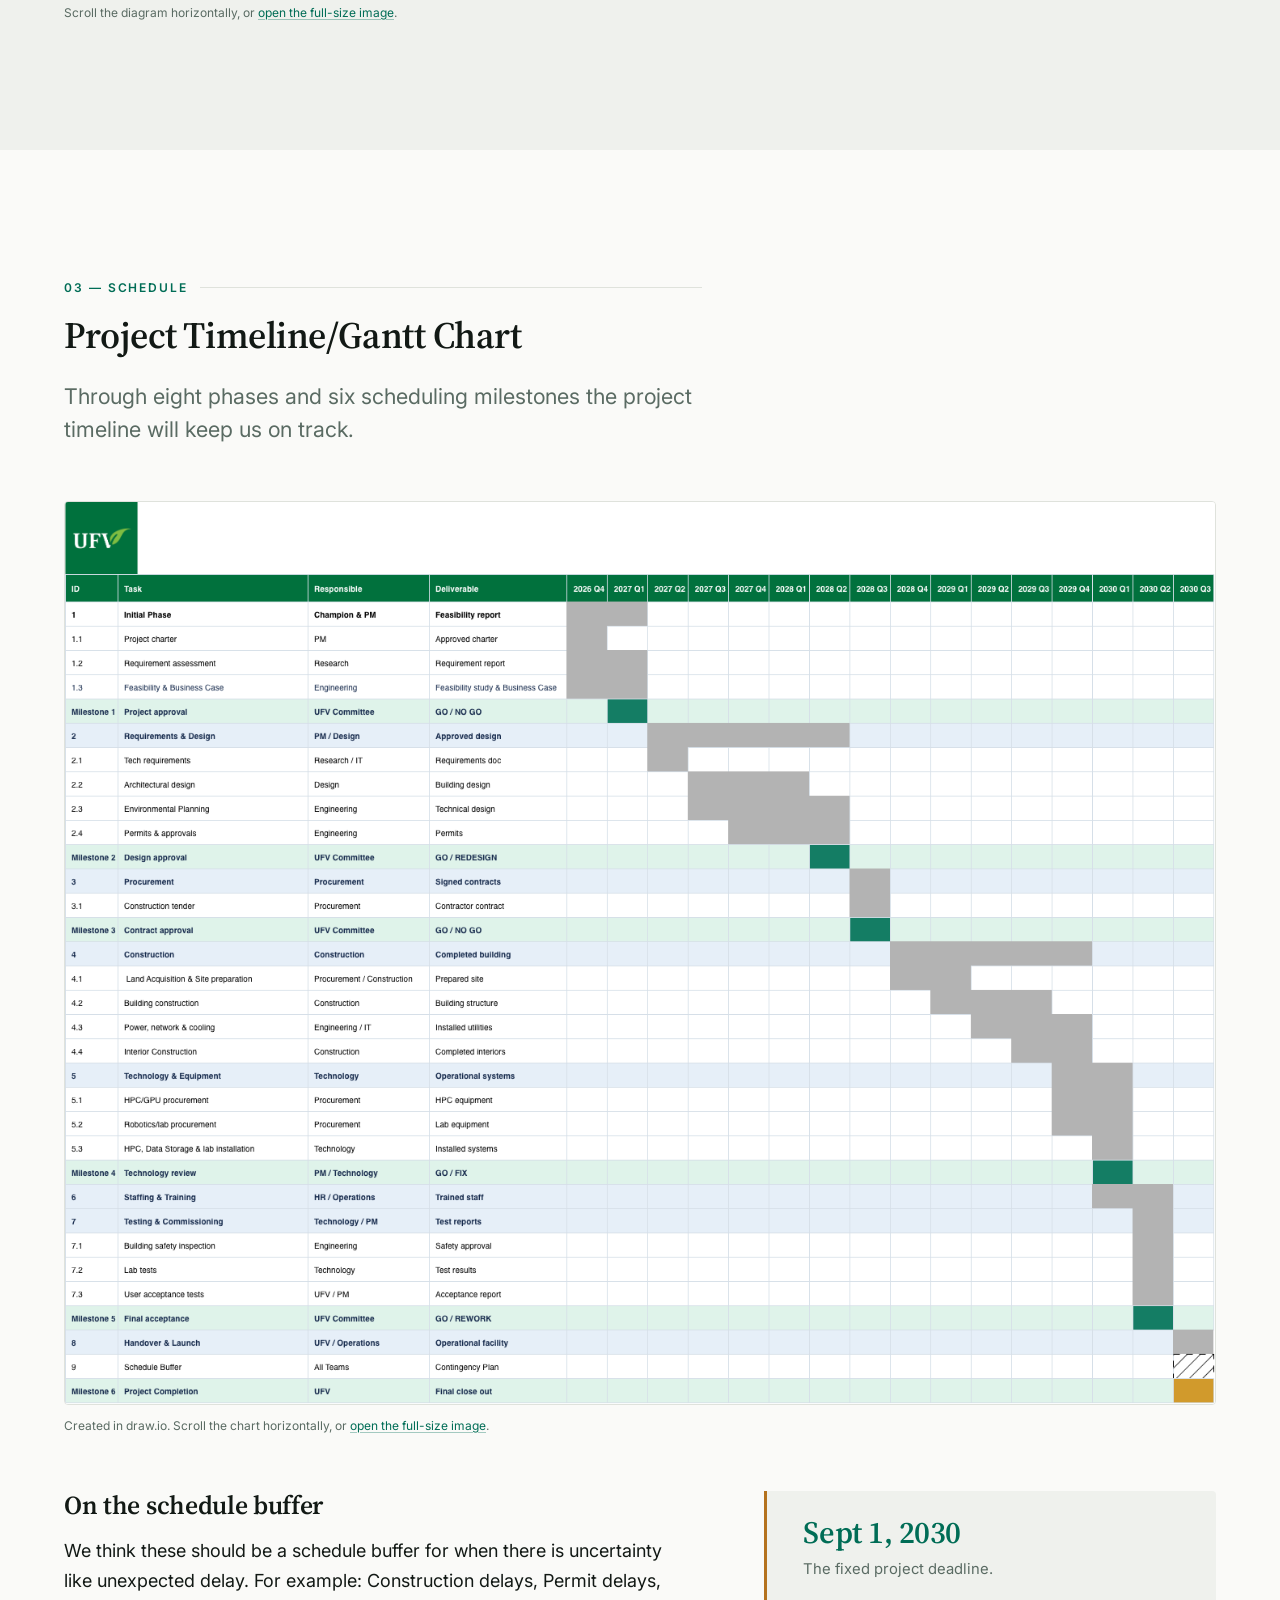
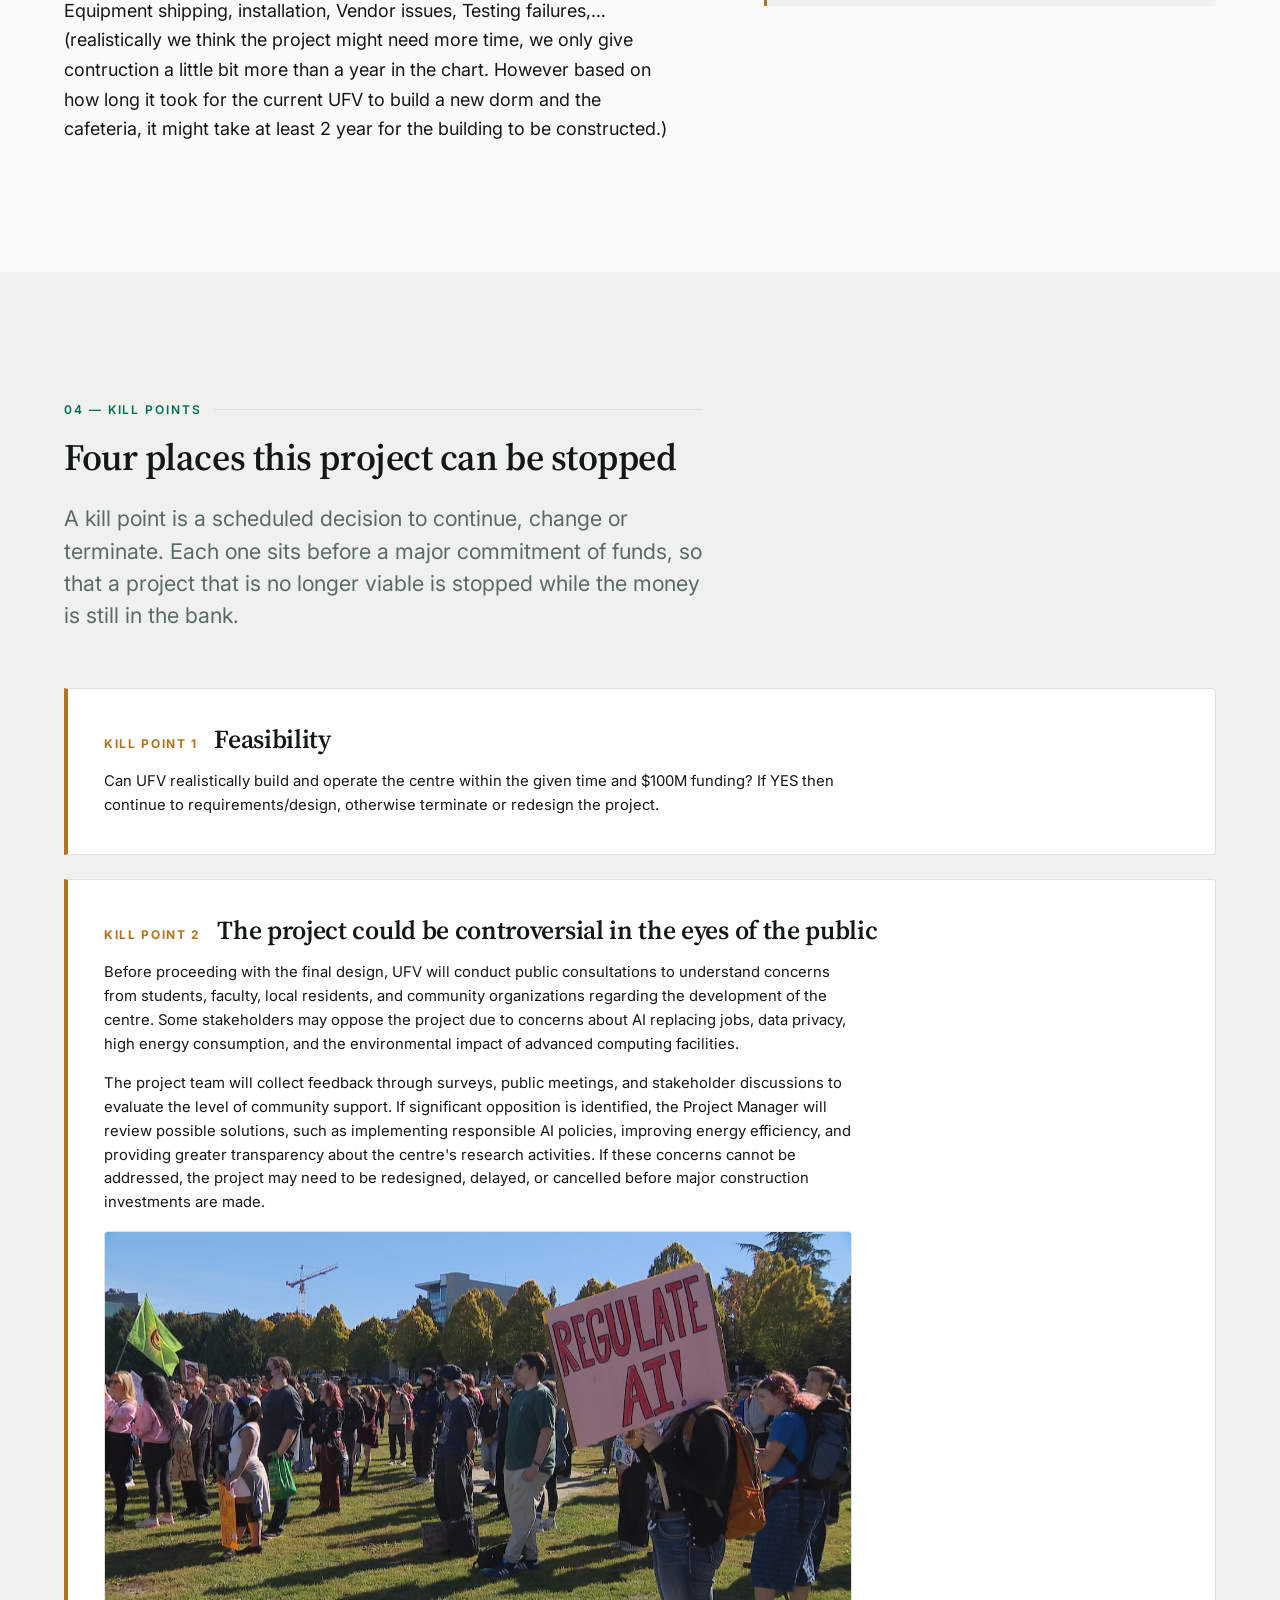
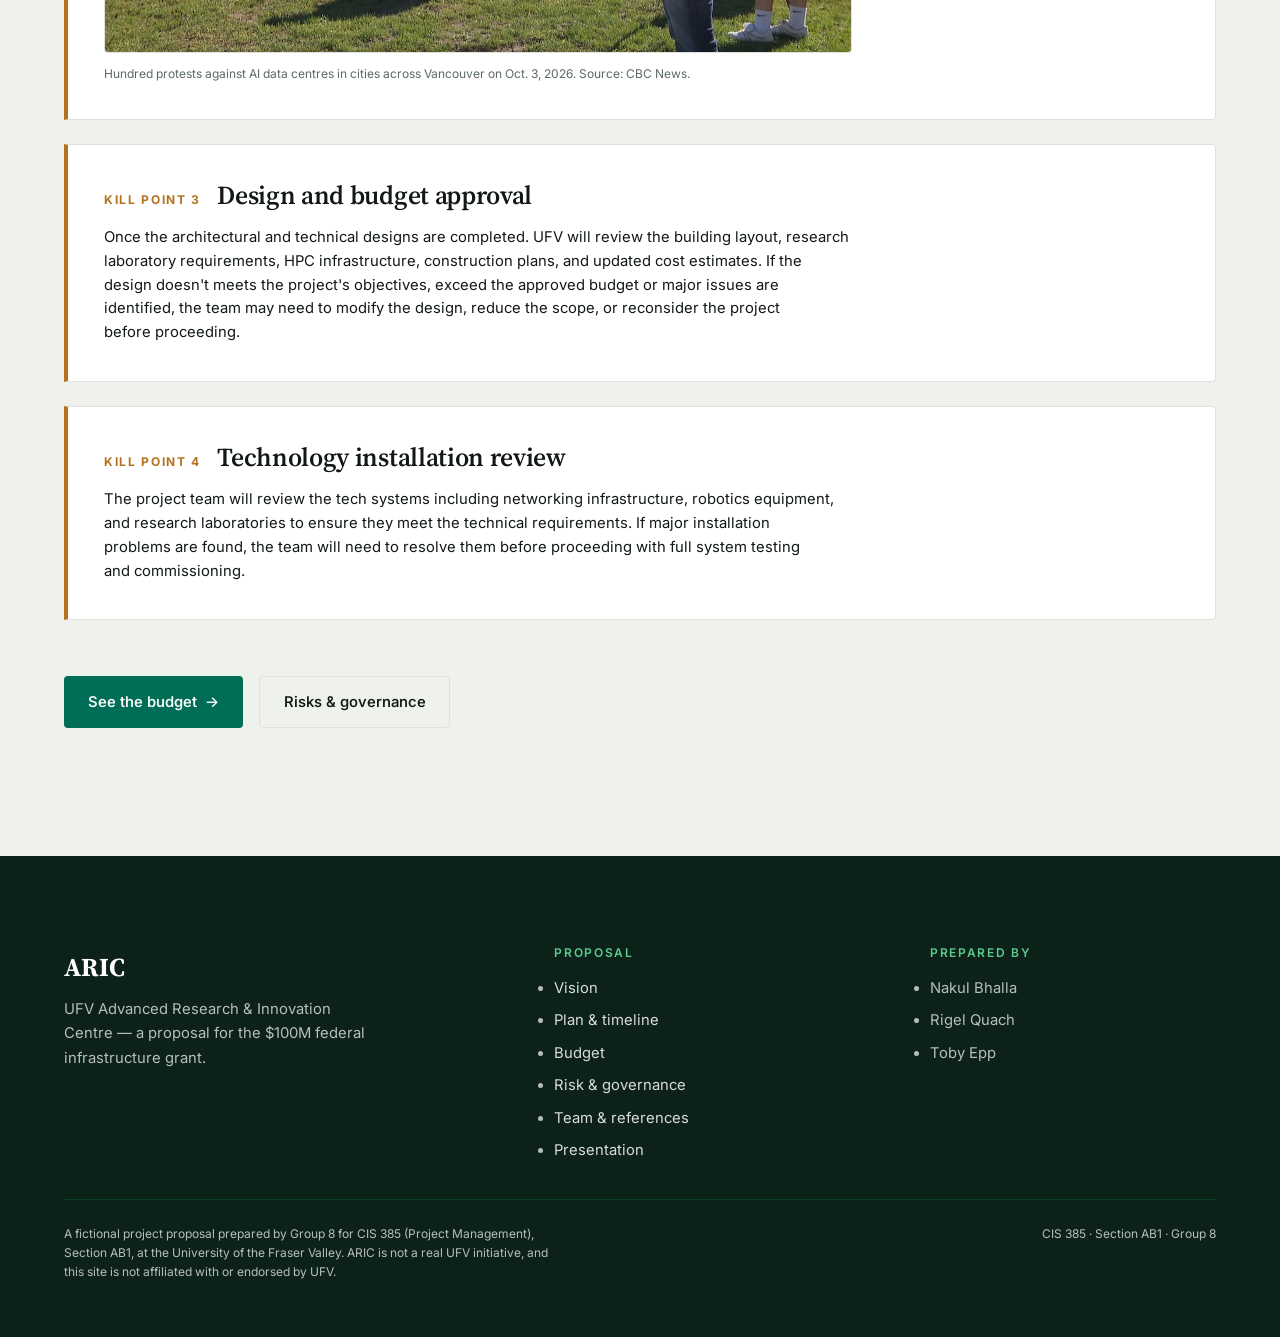
<file: plan.html>
<!DOCTYPE html>
<html lang="en" class="no-js">
<head>
<meta charset="utf-8">
<meta name="viewport" content="width=device-width, initial-scale=1">
<title>Plan &amp; Schedule — ARIC, UFV Advanced Research &amp; Innovation Centre</title>
<meta name="description" content="Scope, work breakdown structure, schedule and kill points for the $100M UFV Advanced Research &amp; Innovation Centre proposal.">
<meta name="theme-color" content="#006D56">

<meta property="og:type" content="website">
<meta property="og:title" content="Plan &amp; Schedule — ARIC">
<meta property="og:description" content="Scope, WBS, schedule and the four kill points governing the ARIC project.">

<link rel="preconnect" href="https://fonts.googleapis.com">
<link rel="preconnect" href="https://fonts.gstatic.com" crossorigin>
<link rel="stylesheet" href="https://fonts.googleapis.com/css2?family=Inter:wght@400;500;600;700&family=Source+Serif+4:opsz,wght@8..60,600;8..60,700&display=swap">
<link rel="stylesheet" href="assets/css/site.css">
</head>

<body>
<a class="skip-link" href="#main">Skip to content</a>

<header class="site-nav">
  <div class="wrap site-nav__inner">
    <a class="site-nav__brand" href="index.html">
      <span class="site-nav__mark">ARIC</span>
      <span class="site-nav__sub">University of the Fraser Valley</span>
    </a>
    <nav aria-label="Primary">
      <ul class="site-nav__links">
        <li><a href="index.html">Vision</a></li>
        <li><a href="plan.html" aria-current="page">Plan</a></li>
        <li><a href="budget.html">Budget</a></li>
        <li><a href="risk.html">Risk</a></li>
        <li><a href="team.html">Team</a></li>
        <li><a href="presentation.html">Presentation</a></li>
      </ul>
    </nav>
  </div>
</header>

<main id="main">

  <!-- Page head ========================================================= -->
  <section class="page-head">
    <div class="wrap">
      <p class="hero__eyebrow reveal">Project Management Pre-Plan</p>
      <h1 class="page-head__title reveal" data-delay="1">What gets built, in what order, and when we stop</h1>
      <p class="page-head__lede reveal" data-delay="2">
        The scope boundary, the full work breakdown, the schedule through to September 2030, and
        the four kill points at which this project can be redesigned, delayed or terminated.
      </p>

      <nav class="subnav reveal" data-delay="3" aria-label="On this page">
        <a href="#scope">Scope</a>
        <a href="#wbs">Work breakdown</a>
        <a href="#schedule">Schedule</a>
        <a href="#killpoints">Kill points</a>
      </nav>
    </div>
  </section>

  <!-- 01 Scope ========================================================== -->
  <section class="section" id="scope">
    <div class="wrap">
      <div class="sec-head reveal">
        <p class="eyebrow"><span>01 &mdash; Scope</span></p>
        <h2>The boundary</h2>
        <p class="sec-lede">
          What the $100M covers, and what it does not.
        </p>
      </div>

      <div class="statement reveal mt-xl">
        <p class="statement__label">Project objective</p>
        <p class="statement__text">
          To design, build, equip, and launch a research and innovation centre at UFV by September 1, 2030,
           using the provided $100 million funding. The centre will provide shared research infrastructure 
           for students, faculty, researchers, and industry partners.
        </p>
      </div>

      <h3 class="reveal mt-xl mb-m">In scope</h3>
      <p class="budget-table__note reveal mb-m">
        Inspiration for this part is taken from aiicenter.com<a class="cite-ref" href="team.html#ref-3">[3]</a>
      </p>

      <div class="wbs-grid">
        <article class="panel reveal">
          <h4 class="panel__title">Research and Technology Infrastructure</h4>
          <ul class="list-mark">
            <li>High-performance computing (HPC) and GPU infrastructure</li>
            <li>AI and machine learning research facilities</li>
            <li>Robotics and automation laboratories</li>
            <li>Research data infrastructure</li>
            <li>High-speed networking and cybersecurity infrastructure</li>
          </ul>
        </article>

        <article class="panel reveal" data-delay="1">
          <h4 class="panel__title">Additional Faculty Research Labs</h4>
          <ul class="list-mark">
            <li>Agriculture technology</li>
            <li>Environmental and climate research</li>
            <li>Health technology</li>
            <li>Computational biology</li>
            <li>Business analytics</li>
            <li>AR/VR and digital technology</li>
          </ul>
        </article>

        <article class="panel reveal" data-delay="2">
          <h4 class="panel__title">Innovation and Prototyping</h4>
          <ul class="list-mark">
            <li>Makerspace</li>
            <li>3D printing</li>
            <li>Electronics prototyping</li>
            <li>Robotics development areas</li>
            <li>Collaboration spaces</li>
          </ul>
        </article>

        <article class="panel reveal">
          <h4 class="panel__title">Student Research</h4>
          <ul class="list-mark">
            <li>Student research projects</li>
            <li>Research assistant opportunities</li>
            <li>Access to computing resources</li>
          </ul>
          <p class="panel__note">
            UFV already identifies applied research as an area that provides students with 
            opportunities to participate in research, experiential learning and relationships with 
            industry and community stakeholders. 
          </p>
        </article>

        <article class="panel reveal" data-delay="1">
          <h4 class="panel__title">Building and Operations</h4>
          <ul class="list-mark">
            <li>New research centre building</li>
            <li>Research offices</li>
            <li>Meeting rooms</li>
            <li>Training/classroom spaces</li>
            <li>Server/computing rooms</li>
            <li>Sustainable energy and cooling systems</li>
            <li>Accessibility infrastructure</li>
          </ul>
        </article>

        <article class="panel panel--exclude reveal" data-delay="2">
          <h4 class="panel__title">Out of scope</h4>
          <ul class="list-mark list-x">
            <li>Redevelopment of the entire UFV campus</li>
            <li>Replacement of existing UFV facilities</li>
            <li>Construction of unrelated academic buildings</li>
            <li>Large scale residential facilities</li>
            <li>Permanent funding of all future research projects</li>
          </ul>
        </article>
      </div>
    </div>
  </section>

  <!-- 02 WBS ============================================================ -->
  <section class="section section--tint" id="wbs">
    <div class="wrap">
      <div class="sec-head reveal">
        <p class="eyebrow"><span>02 &mdash; Work Breakdown Structure</span></p>
        <h2>How the work breaks down</h2>
        <p class="sec-lede">
          The project is devided into 8 distinct work packages at the third level.
        </p>
      </div>

      <figure class="figure figure--scroll reveal mt-xl">
        <div class="figure__scroller">
          <img src="assets/img/wbs.png"
               alt="Work breakdown structure diagram. Level 1 is the UFV Advanced Research and Innovation Centre. Level 2 contains eight packages: project management, design and approvals, construction, technology infrastructure, research lab, staff and training, testing, and closure. Level 3 lists the numbered tasks under each."
               width="1434" height="566" loading="lazy" decoding="async">
        </div>
        <figcaption>
          <span class="figure__hint">Scroll the diagram horizontally, or <a href="assets/img/wbs.png">open the full-size image</a>.</span>
        </figcaption>
      </figure>
    </div>
  </section>

  <!-- 03 Schedule ======================================================= -->
  <section class="section" id="schedule">
    <div class="wrap">
      <div class="sec-head reveal">
        <p class="eyebrow"><span>03 &mdash; Schedule</span></p>
        <h2>Project Timeline/Gantt Chart</h2>
        <p class="sec-lede">
          Through eight phases and six scheduling milestones the project timeline will keep us on track.
        </p>
      </div>

      <figure class="figure figure--scroll reveal">
        <div class="figure__scroller">
          <img src="assets/img/gantt.png"
               alt="Gantt chart spanning 2026 Q4 to 2030 Q3. Rows list task ID, task, responsible party and deliverable, with bars showing duration across quarters. Phases run from the initial phase and requirements and design, through procurement, construction, technology and equipment, staffing and training, testing and commissioning, to handover and launch, with six milestone gates and a final schedule buffer."
               width="1421" height="1120" loading="lazy" decoding="async">
        </div>
        <figcaption>
          Created in draw.io.
          <span class="figure__hint">Scroll the chart horizontally, or <a href="assets/img/gantt.png">open the full-size image</a>.</span>
        </figcaption>
      </figure>

      <div class="split mt-xl">
        <div class="prose reveal">
          <h3>On the schedule buffer</h3>
          <p>
            We think these should be a schedule buffer for when there is uncertainty like unexpected delay. 
            For example: Construction delays, Permit delays, Equipment shipping, installation, Vendor issues, 
            Testing failures,… (realistically we think the project might need  more time, we only give contruction 
            a little bit more than a year in the chart. However based on how long it took for the current UFV to 
            build a new dorm and the cafeteria, it might take at least 2 year for the building to be constructed.)
          </p>
        </div>

        <aside class="callout reveal" data-delay="1">
          <p class="callout__figure num">Sept 1, 2030</p>
          <p class="callout__text">
            The fixed project deadline.
          </p>
        </aside>
      </div>
    </div>
  </section>

  <!-- 04 Kill points ==================================================== -->
  <section class="section section--tint" id="killpoints">
    <div class="wrap">
      <div class="sec-head reveal">
        <p class="eyebrow"><span>04 &mdash; Kill Points</span></p>
        <h2>Four places this project can be stopped</h2>
        <p class="sec-lede">
          A kill point is a scheduled decision to continue, change or terminate. Each one sits
          before a major commitment of funds, so that a project that is no longer viable is stopped
          while the money is still in the bank.
        </p>
      </div>

      <ol class="kp-list">
        <li class="kp reveal">
          <div class="kp__head">
            <span class="kp__num">Kill Point 1</span>
            <h3 class="kp__title">Feasibility</h3>
          </div>
          <div class="kp__body">
            <p>
              Can UFV realistically build and operate the centre within the given time and $100M funding?
               If YES then continue to requirements/design, otherwise terminate or redesign the project.
            </p>
          </div>
        </li>

        <li class="kp reveal">
          <div class="kp__head">
            <span class="kp__num">Kill Point 2</span>
            <h3 class="kp__title">The project could be controversial in the eyes of the public</h3>
          </div>
          <div class="kp__body">
            <p>
              Before proceeding with the final design, UFV will conduct public consultations to understand
               concerns from students, faculty, local residents, and community organizations regarding the 
               development of the centre. Some stakeholders may oppose the project due to concerns about 
               AI replacing jobs, data privacy, high energy consumption, and the environmental impact of 
               advanced computing facilities. 
            </p>
        
            <p>
              The project team will collect feedback through surveys, public meetings, and stakeholder 
              discussions to evaluate the level of community support. If significant opposition is identified,
               the Project Manager will review possible solutions, such as implementing responsible AI policies,
                improving energy efficiency, and providing greater transparency about the centre's research
                 activities. If these concerns cannot be addressed, the project may need to be redesigned, 
                 delayed, or cancelled before major construction investments are made.
            </p>

            <figure class="figure">
              <img src="assets/img/ai-protest-vancouver.jpg"
                   alt="A crowd gathered on grass at an outdoor protest, one person holding a large pink placard reading 'Regulate AI!' with university buildings and a construction crane behind them."
                   width="1280" height="720" loading="lazy" decoding="async">
              <figcaption>
                Hundred protests against AI data centres in cities across Vancouver on Oct. 3, 2026.
                Source: <cite>CBC News</cite>.
              </figcaption>
            </figure>
          </div>
        </li>

        <li class="kp reveal">
          <div class="kp__head">
            <span class="kp__num">Kill Point 3</span>
            <h3 class="kp__title">Design and budget approval</h3>
          </div>
          <div class="kp__body">
            <p>
              Once the architectural and technical designs are completed. UFV will review the building
               layout, research laboratory requirements, HPC infrastructure, construction plans, 
               and updated cost estimates. If the design doesn't meets the project's objectives, 
               exceed the approved budget or major issues are identified, the team may need to modify 
               the design, reduce the scope, or reconsider the project before proceeding.
            </p>
          </div>
        </li>

        <li class="kp reveal">
          <div class="kp__head">
            <span class="kp__num">Kill Point 4</span>
            <h3 class="kp__title">Technology installation review</h3>
          </div>
          <div class="kp__body">
            <p>
              The project team will review the tech systems including networking infrastructure, robotics 
              equipment, and research laboratories to ensure they meet the technical requirements. If major 
              installation problems are found, the team will need to resolve them before proceeding with full 
              system testing and commissioning.
            </p>
          </div>
        </li>
      </ol>

      <div class="actions reveal">
        <a class="btn btn--primary" href="budget.html">
          See the budget <span class="btn__arrow" aria-hidden="true">&rarr;</span>
        </a>
        <a class="btn btn--ghost" href="risk.html">Risks &amp; governance</a>
      </div>
    </div>
  </section>

</main>

<!-- Footer ============================================================== -->
<footer class="site-footer">
  <div class="wrap">
    <div class="site-footer__top">
      <div>
        <p class="site-footer__mark">ARIC</p>
        <p class="site-footer__tagline">
          UFV Advanced Research &amp; Innovation Centre &mdash; a proposal for the
          $100M federal infrastructure grant.
        </p>
      </div>

      <nav aria-label="Footer">
        <h2>Proposal</h2>
        <ul>
          <li><a href="index.html">Vision</a></li>
          <li><a href="plan.html">Plan &amp; timeline</a></li>
          <li><a href="budget.html">Budget</a></li>
          <li><a href="risk.html">Risk &amp; governance</a></li>
          <li><a href="team.html">Team &amp; references</a></li>
          <li><a href="presentation.html">Presentation</a></li>
        </ul>
      </nav>

      <div>
        <h2>Prepared by</h2>
        <ul>
          <li>Nakul Bhalla</li>
          <li>Rigel Quach</li>
          <li>Toby Epp</li>
        </ul>
      </div>
    </div>

    <div class="site-footer__bottom">
      <p class="site-footer__disclaimer">
        A fictional project proposal prepared by Group 8 for CIS 385 (Project Management),
        Section AB1, at the University of the Fraser Valley. ARIC is not a real UFV initiative,
        and this site is not affiliated with or endorsed by UFV.
      </p>
      <p>CIS 385 &middot; Section AB1 &middot; Group 8</p>
    </div>
  </div>
</footer>

<script src="assets/js/site.js" defer></script>
</body>
</html>
</file>
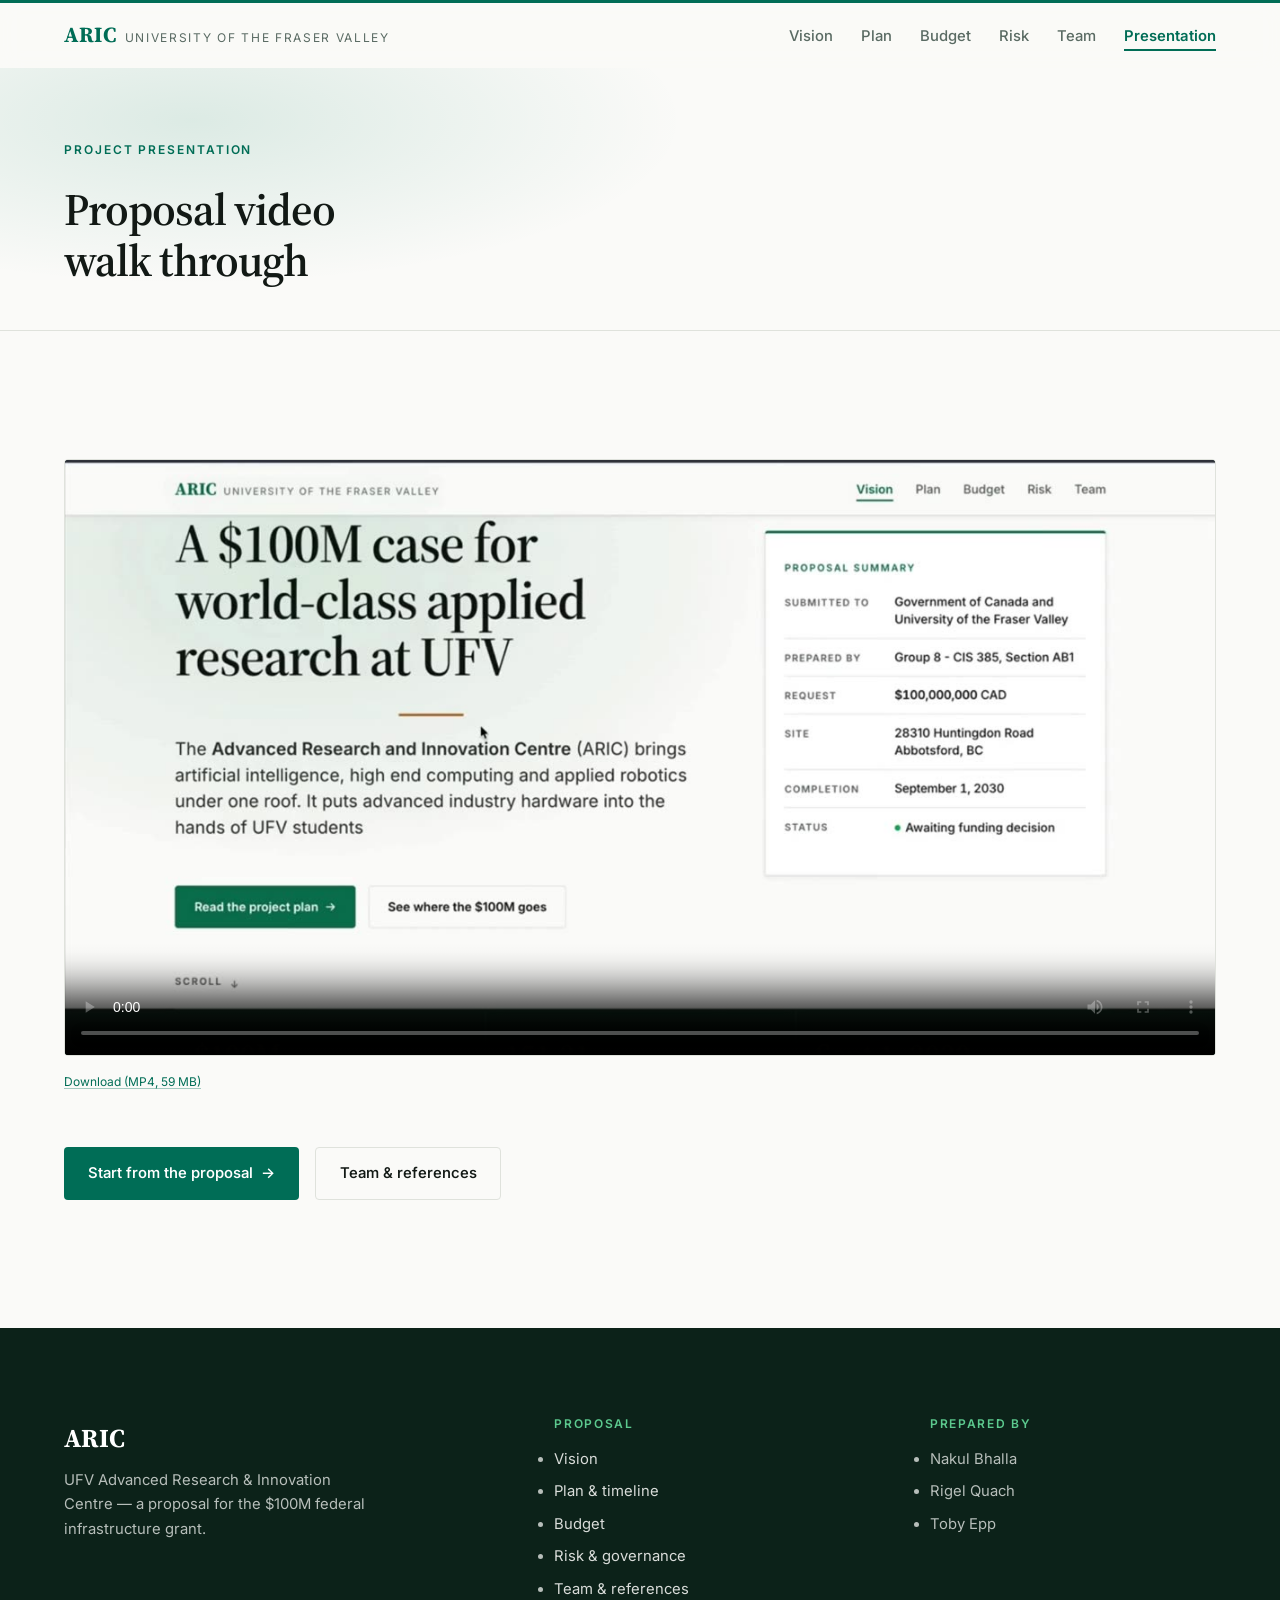
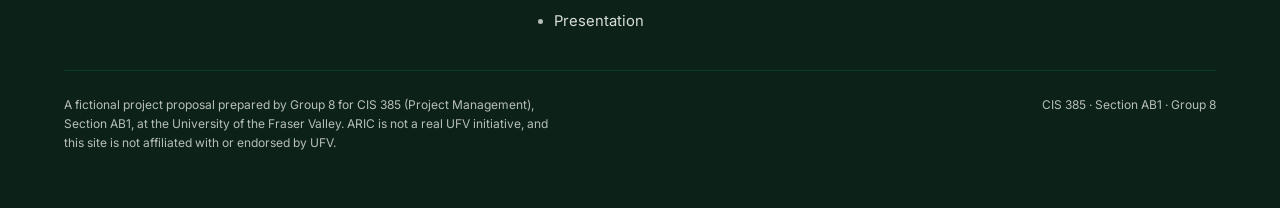
<file: presentation.html>
<!DOCTYPE html>
<html lang="en" class="no-js">
<head>
<meta charset="utf-8">
<meta name="viewport" content="width=device-width, initial-scale=1">
<title>Presentation — ARIC, UFV Advanced Research &amp; Innovation Centre</title>
<meta name="description" content="A ten-minute walkthrough of the ARIC proposal by Group 8: the business case, scope, work breakdown, schedule, kill points, budget and risk framework.">
<meta name="theme-color" content="#006D56">

<meta property="og:type" content="video.other">
<meta property="og:title" content="Presentation — ARIC">
<meta property="og:description" content="A ten-minute walkthrough of the $100M ARIC proposal.">
<meta property="og:image" content="assets/img/presentation-poster.jpg">

<link rel="preconnect" href="https://fonts.googleapis.com">
<link rel="preconnect" href="https://fonts.gstatic.com" crossorigin>
<link rel="stylesheet" href="https://fonts.googleapis.com/css2?family=Inter:wght@400;500;600;700&family=Source+Serif+4:opsz,wght@8..60,600;8..60,700&display=swap">
<link rel="stylesheet" href="assets/css/site.css">
</head>

<body>
<a class="skip-link" href="#main">Skip to content</a>

<header class="site-nav">
  <div class="wrap site-nav__inner">
    <a class="site-nav__brand" href="index.html">
      <span class="site-nav__mark">ARIC</span>
      <span class="site-nav__sub">University of the Fraser Valley</span>
    </a>
    <nav aria-label="Primary">
      <ul class="site-nav__links">
        <li><a href="index.html">Vision</a></li>
        <li><a href="plan.html">Plan</a></li>
        <li><a href="budget.html">Budget</a></li>
        <li><a href="risk.html">Risk</a></li>
        <li><a href="team.html">Team</a></li>
        <li><a href="presentation.html" aria-current="page">Presentation</a></li>
      </ul>
    </nav>
  </div>
</header>

<main id="main">

  <!-- Page head ========================================================= -->
  <section class="page-head">
    <div class="wrap">
      <p class="hero__eyebrow reveal">Project Presentation</p>
      <h1 class="page-head__title reveal" data-delay="1">Proposal video walk through</h1>
    </div>
  </section>

  <!-- 01 The video ====================================================== -->
  <section class="section" id="video">
    <div class="wrap">
      <div class="video-frame reveal">
        <video controls preload="metadata" playsinline
               poster="assets/img/presentation-poster.jpg"
               id="presentation-video">
          <source src="assets/video/presentation.mp4" type="video/mp4">
          <p>
            Your browser cannot play this video.
            <a href="assets/video/presentation.mp4">Download the presentation (MP4, 59&nbsp;MB)</a>
            to watch it instead.
          </p>
        </video>
      </div>

      <div class="video-meta reveal" data-delay="1">
        <span class="video-meta__item"><a href="assets/video/presentation.mp4" download>Download (MP4, 59&nbsp;MB)</a></span>
      </div>

      <div class="actions reveal mt-xl" data-delay="2">
        <a class="btn btn--primary" href="index.html">
          Start from the proposal <span class="btn__arrow" aria-hidden="true">&rarr;</span>
        </a>
        <a class="btn btn--ghost" href="team.html">Team &amp; references</a>
      </div>
    </div>
  </section>

</main>

<!-- Footer ============================================================== -->
<footer class="site-footer">
  <div class="wrap">
    <div class="site-footer__top">
      <div>
        <p class="site-footer__mark">ARIC</p>
        <p class="site-footer__tagline">
          UFV Advanced Research &amp; Innovation Centre &mdash; a proposal for the
          $100M federal infrastructure grant.
        </p>
      </div>

      <nav aria-label="Footer">
        <h2>Proposal</h2>
        <ul>
          <li><a href="index.html">Vision</a></li>
          <li><a href="plan.html">Plan &amp; timeline</a></li>
          <li><a href="budget.html">Budget</a></li>
          <li><a href="risk.html">Risk &amp; governance</a></li>
          <li><a href="team.html">Team &amp; references</a></li>
          <li><a href="presentation.html">Presentation</a></li>
        </ul>
      </nav>

      <div>
        <h2>Prepared by</h2>
        <ul>
          <li>Nakul Bhalla</li>
          <li>Rigel Quach</li>
          <li>Toby Epp</li>
        </ul>
      </div>
    </div>

    <div class="site-footer__bottom">
      <p class="site-footer__disclaimer">
        A fictional project proposal prepared by Group 8 for CIS 385 (Project Management),
        Section AB1, at the University of the Fraser Valley. ARIC is not a real UFV initiative,
        and this site is not affiliated with or endorsed by UFV.
      </p>
      <p>CIS 385 &middot; Section AB1 &middot; Group 8</p>
    </div>
  </div>
</footer>

<script src="assets/js/site.js" defer></script>
</body>
</html>
</file>
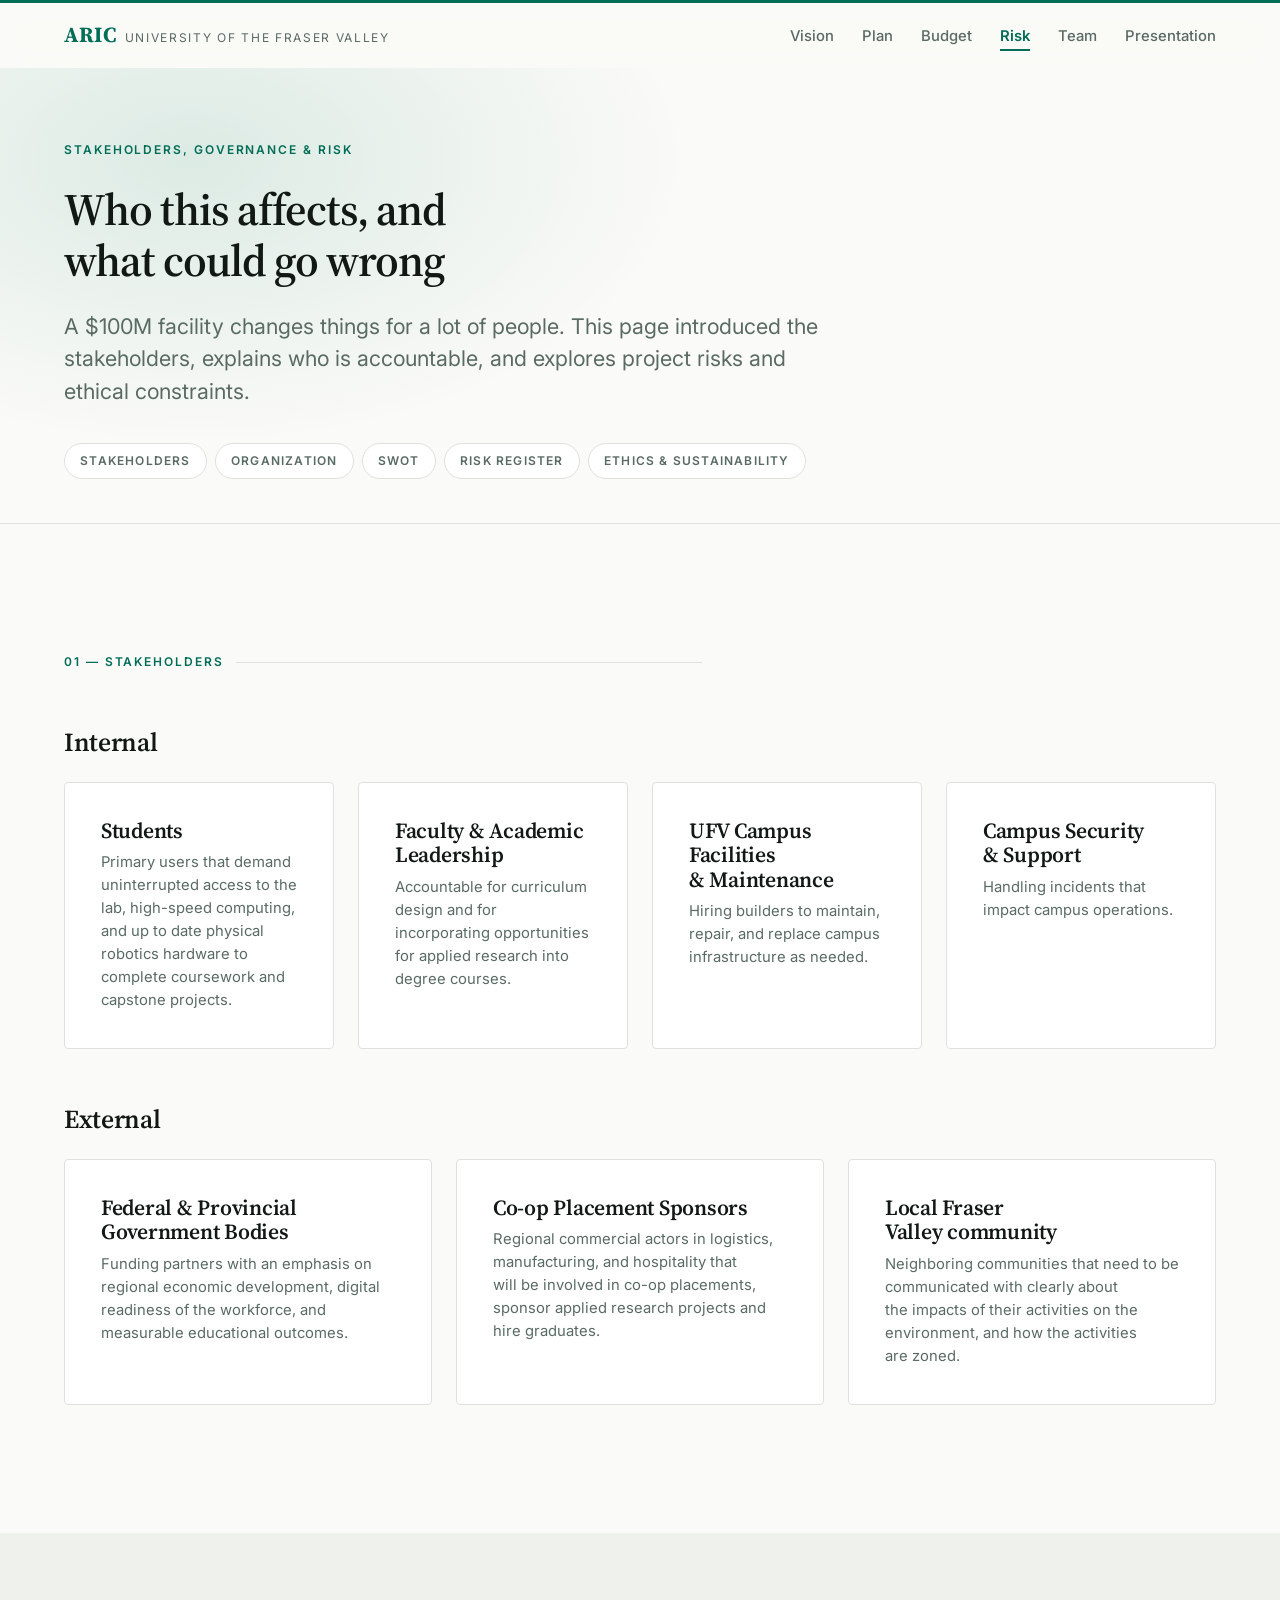
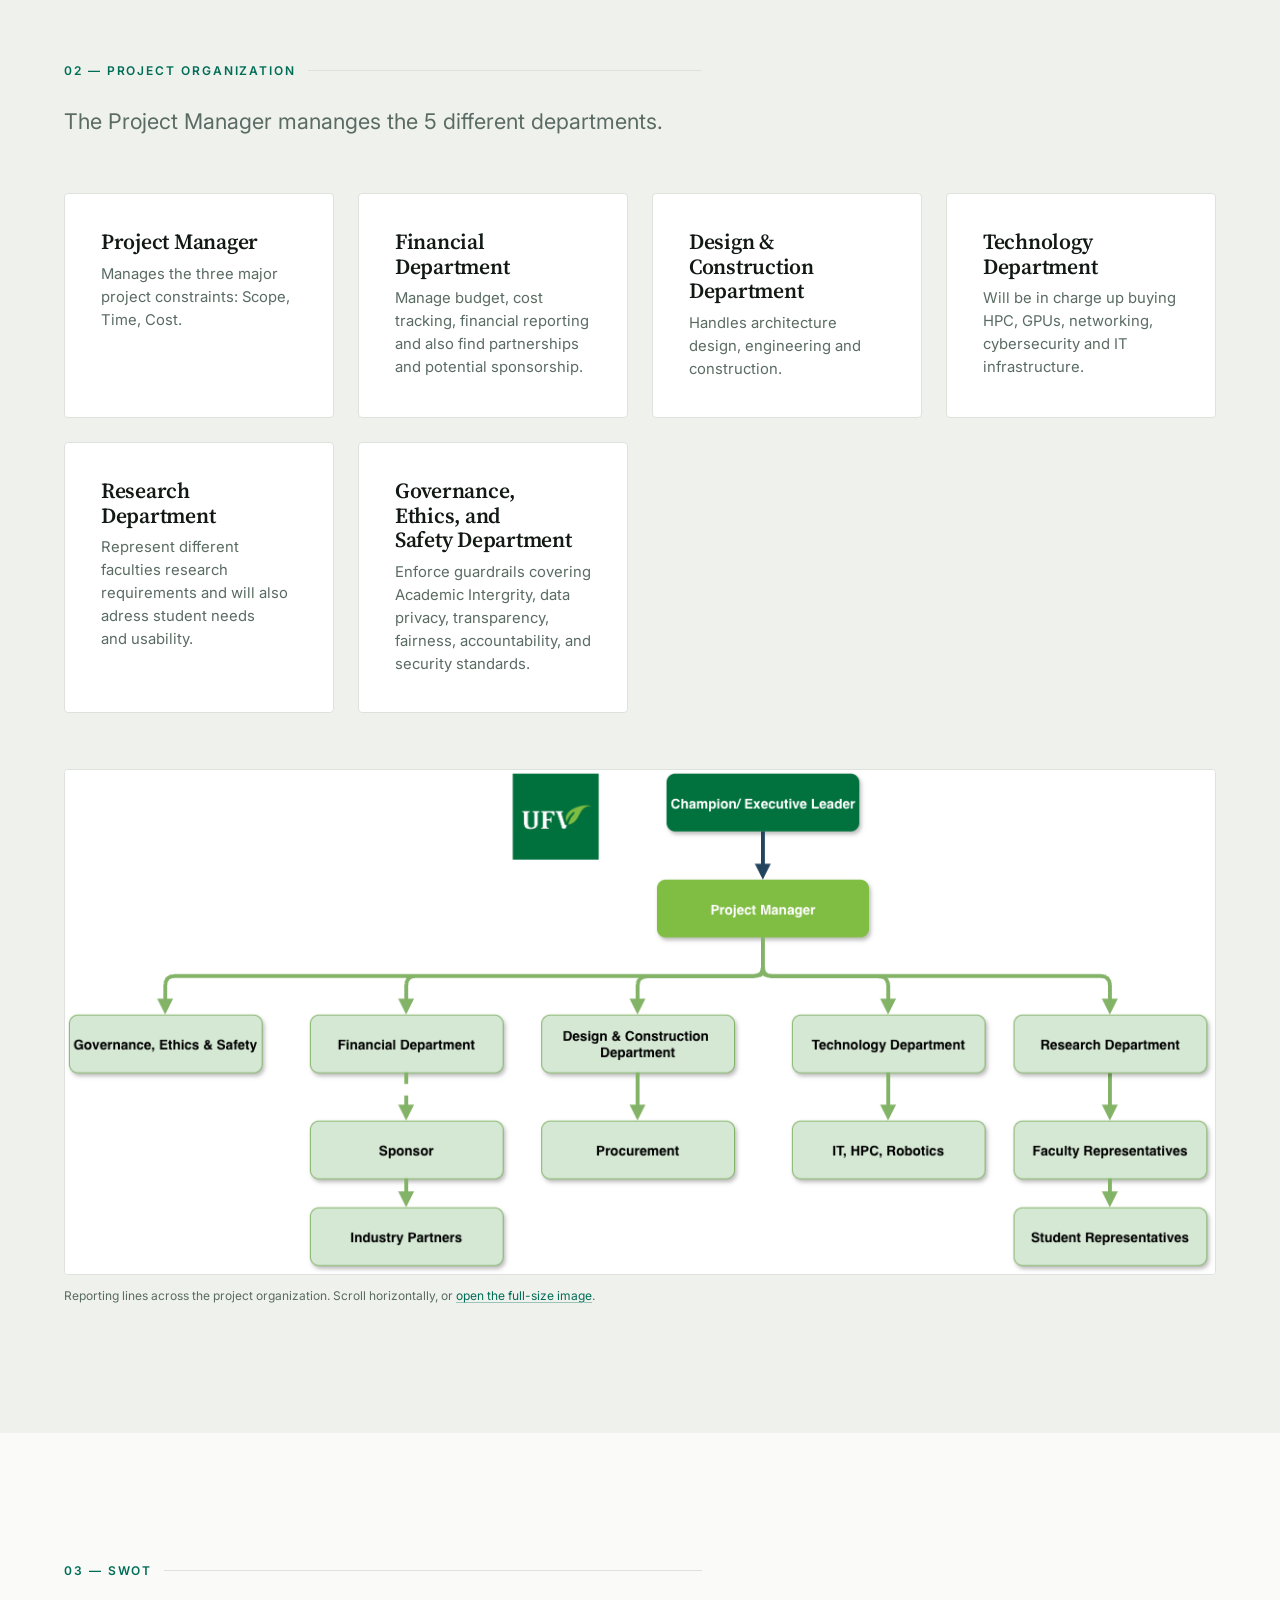
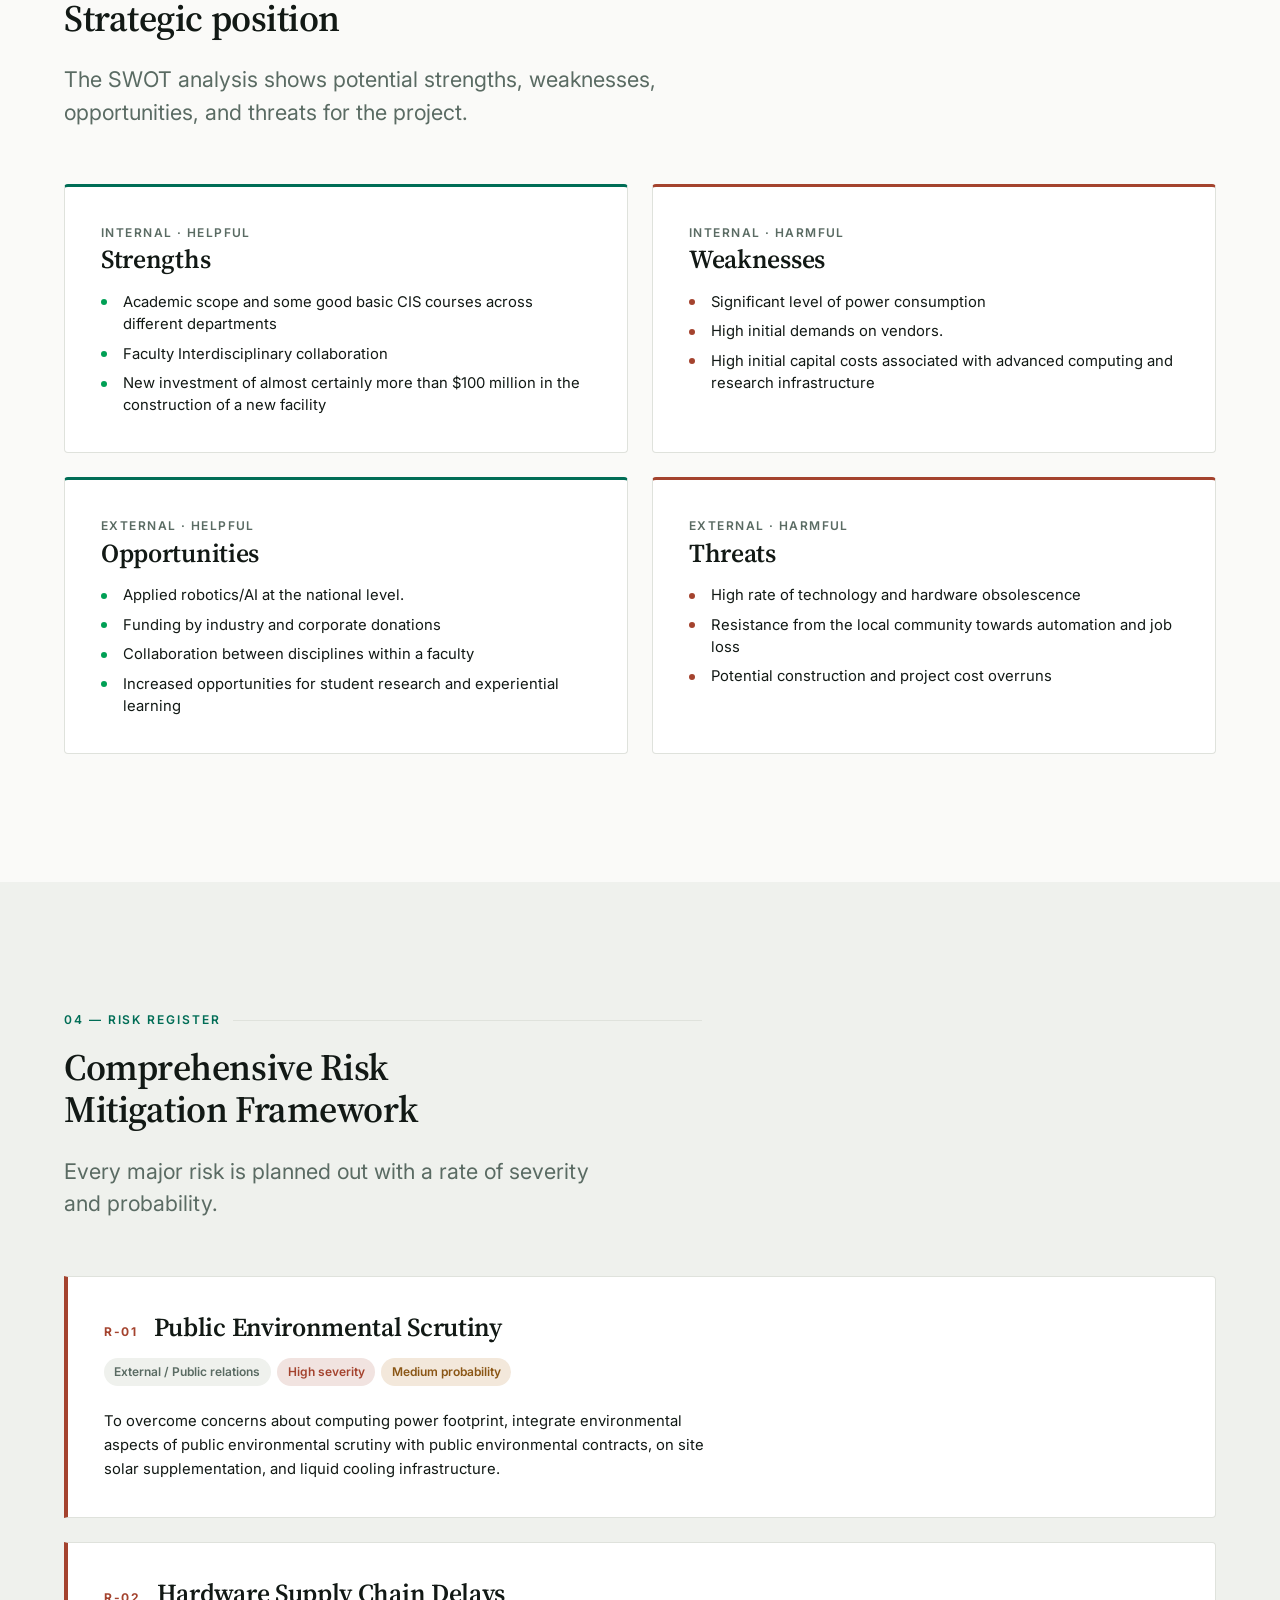
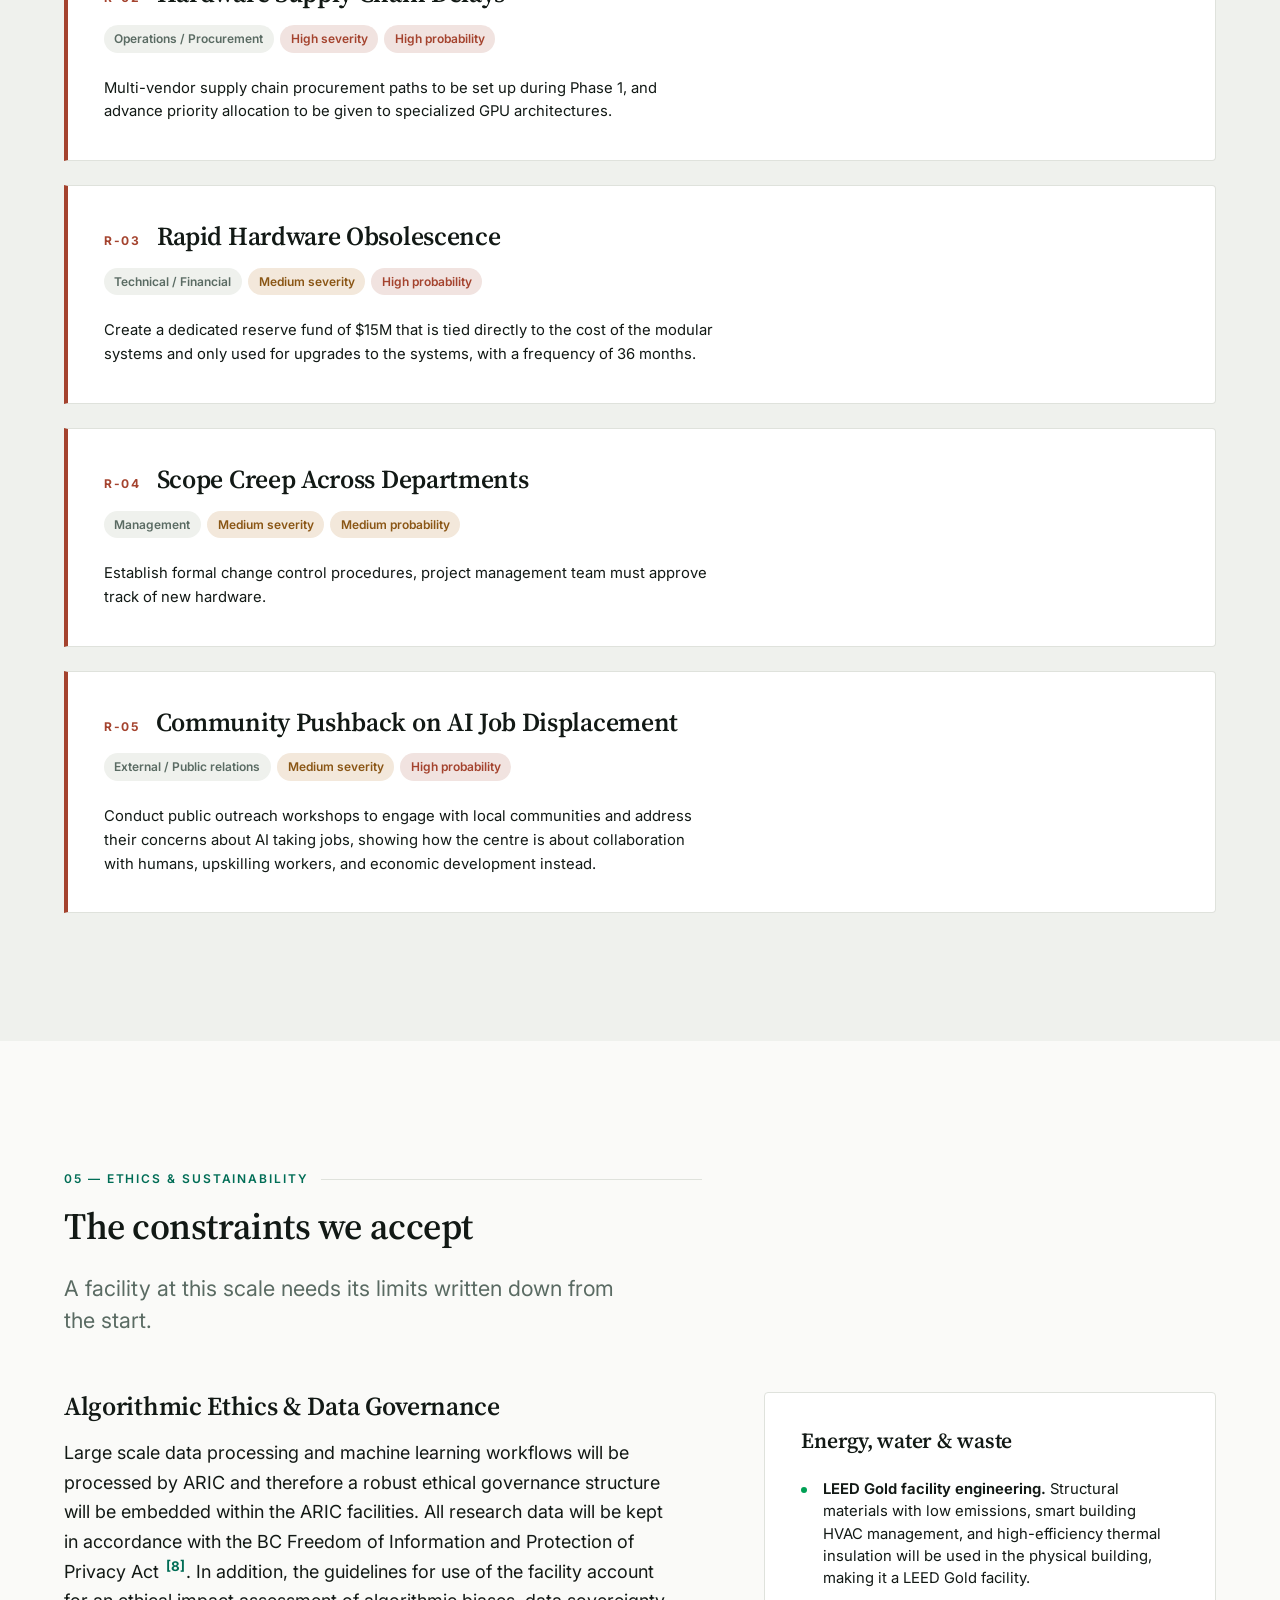
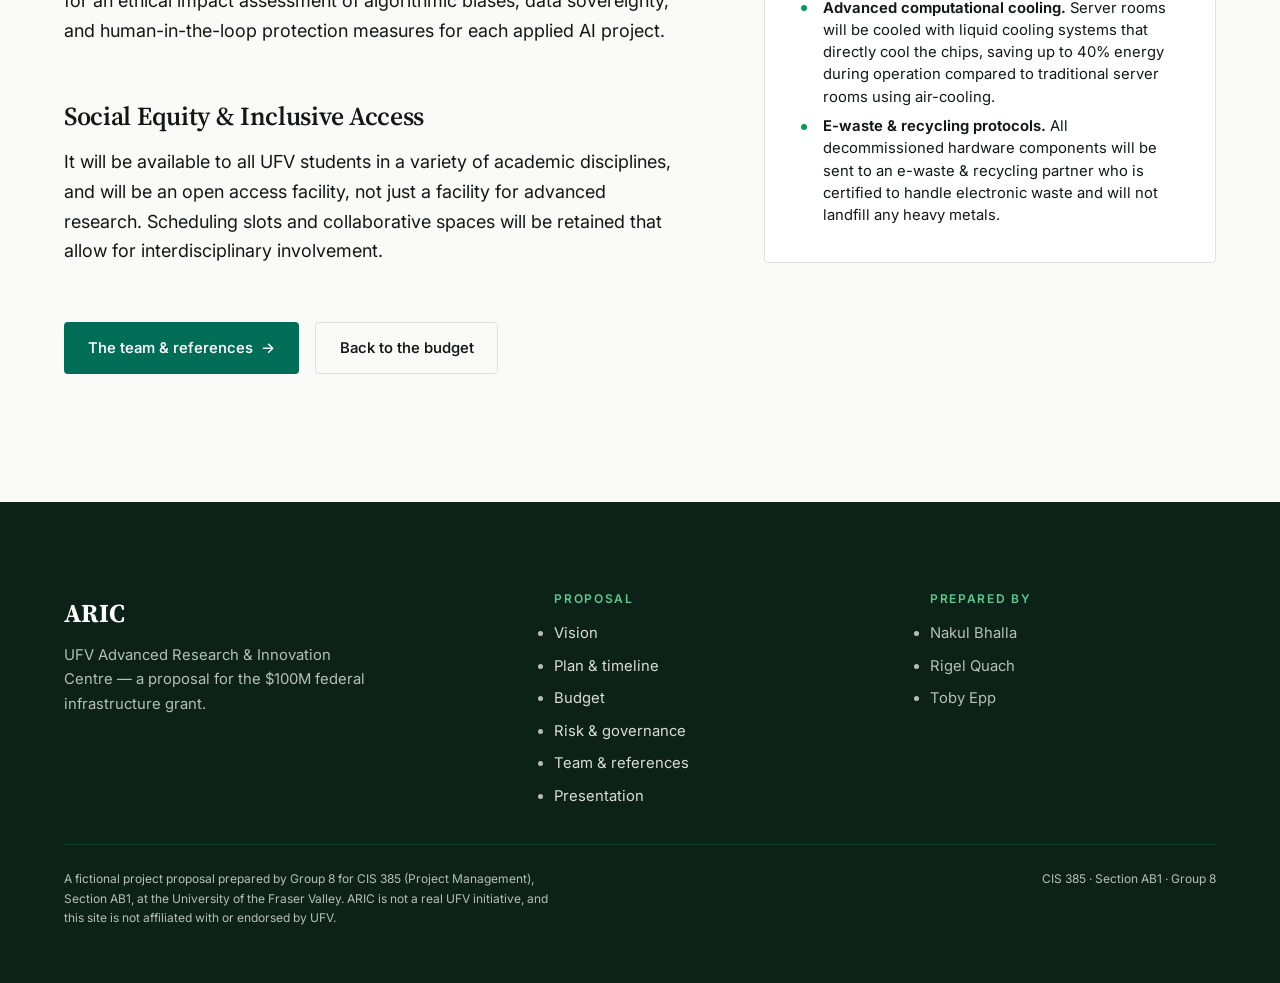
<file: risk.html>
<!DOCTYPE html>
<html lang="en" class="no-js">
<head>
<meta charset="utf-8">
<meta name="viewport" content="width=device-width, initial-scale=1">
<title>Risk &amp; Governance — ARIC, UFV Advanced Research &amp; Innovation Centre</title>
<meta name="description" content="Stakeholders, project organization, SWOT analysis, the five-risk mitigation framework, and the ethics and sustainability commitments governing the ARIC proposal.">
<meta name="theme-color" content="#006D56">

<meta property="og:type" content="website">
<meta property="og:title" content="Risk &amp; Governance — ARIC">
<meta property="og:description" content="Who this affects, who is accountable, what could go wrong, and what we do about it.">

<link rel="preconnect" href="https://fonts.googleapis.com">
<link rel="preconnect" href="https://fonts.gstatic.com" crossorigin>
<link rel="stylesheet" href="https://fonts.googleapis.com/css2?family=Inter:wght@400;500;600;700&family=Source+Serif+4:opsz,wght@8..60,600;8..60,700&display=swap">
<link rel="stylesheet" href="assets/css/site.css">
</head>

<body>
<a class="skip-link" href="#main">Skip to content</a>

<header class="site-nav">
  <div class="wrap site-nav__inner">
    <a class="site-nav__brand" href="index.html">
      <span class="site-nav__mark">ARIC</span>
      <span class="site-nav__sub">University of the Fraser Valley</span>
    </a>
    <nav aria-label="Primary">
      <ul class="site-nav__links">
        <li><a href="index.html">Vision</a></li>
        <li><a href="plan.html">Plan</a></li>
        <li><a href="budget.html">Budget</a></li>
        <li><a href="risk.html" aria-current="page">Risk</a></li>
        <li><a href="team.html">Team</a></li>
        <li><a href="presentation.html">Presentation</a></li>
      </ul>
    </nav>
  </div>
</header>

<main id="main">

  <!-- Page head ========================================================= -->
  <section class="page-head">
    <div class="wrap">
      <p class="hero__eyebrow reveal">Stakeholders, Governance &amp; Risk</p>
      <h1 class="page-head__title reveal" data-delay="1">Who this affects, and what could go wrong</h1>
      <p class="page-head__lede reveal" data-delay="2">
        A $100M facility changes things for a lot of people. This page introduced the stakeholders, 
        explains who is accountable, and explores project risks and ethical constraints.
      </p>

      <nav class="subnav reveal" data-delay="3" aria-label="On this page">
        <a href="#stakeholders">Stakeholders</a>
        <a href="#organization">Organization</a>
        <a href="#swot">SWOT</a>
        <a href="#risks">Risk register</a>
        <a href="#ethics">Ethics &amp; sustainability</a>
      </nav>
    </div>
  </section>

  <!-- 01 Stakeholders =================================================== -->
  <section class="section" id="stakeholders">
    <div class="wrap">
      <div class="sec-head reveal">
        <p class="eyebrow"><span>01 &mdash; Stakeholders</span></p>
      </div>

      <h3 class="reveal mb-m">Internal</h3>
      <div class="wbs-grid">
        <article class="panel reveal">
          <h4 class="stake-card__name">Students</h4>
          <p class="stake-card__body">
            Primary users that demand uninterrupted access to the lab, high-speed computing, and up to date 
            physical robotics hardware to complete coursework and capstone projects.
          </p>
        </article>

        <article class="panel reveal" data-delay="1">
          <h4 class="stake-card__name">Faculty &amp; Academic Leadership</h4>
          <p class="stake-card__body">
            Accountable for curriculum design and for incorporating opportunities for applied research
             into degree courses.
          </p>
        </article>

        <article class="panel reveal" data-delay="2">
          <h4 class="stake-card__name">UFV Campus Facilities &amp; Maintenance</h4>
          <p class="stake-card__body">
            Hiring builders to maintain, repair, and replace campus infrastructure as needed.
          </p>
        </article>

        <article class="panel reveal">
          <h4 class="stake-card__name">Campus Security &amp; Support</h4>
          <p class="stake-card__body">
            Handling incidents that impact campus operations.
          </p>
        </article>
      </div>

      <h3 class="reveal mt-xl mb-m">External</h3>
      <div class="wbs-grid">
        <article class="panel reveal">
          <h4 class="stake-card__name">Federal &amp; Provincial Government Bodies</h4>
          <p class="stake-card__body">
            Funding partners with an emphasis on regional economic development, digital readiness of the
             workforce, and measurable educational outcomes.
          </p>
        </article>

        <article class="panel reveal" data-delay="1">
          <h4 class="stake-card__name">Co-op Placement Sponsors</h4>
          <p class="stake-card__body">
            Regional commercial actors in logistics, manufacturing, and hospitality that will be involved 
            in co-op placements, sponsor applied research projects and hire graduates.
          </p>
        </article>

        <article class="panel reveal" data-delay="2">
          <h4 class="stake-card__name">Local Fraser Valley community</h4>
          <p class="stake-card__body">
            Neighboring communities that need to be communicated with clearly about the impacts of their
             activities on the environment, and how the activities are zoned.
          </p>
        </article>
      </div>
    </div>
  </section>

  <!-- 02 Organization =================================================== -->
  <section class="section section--tint" id="organization">
    <div class="wrap">
      <div class="sec-head reveal">
        <p class="eyebrow"><span>02 &mdash; Project Organization</span></p>
        <p class="sec-lede">
          The Project Manager mananges the 5 different departments.
        </p>
      </div>

      <div class="wbs-grid">

        <article class="panel reveal">
          <h3 class="stake-card__name">Project Manager</h3>
          <p class="stake-card__body">
            Manages the three major project constraints: Scope, Time, Cost.
          </p>
        </article>

        <article class="panel reveal">
          <h3 class="stake-card__name">Financial Department</h3>
          <p class="stake-card__body">
            Manage budget, cost tracking, financial reporting and also find partnerships and potential sponsorship.
          </p>
        </article>

        <article class="panel reveal" data-delay="1">
          <h3 class="stake-card__name">Design &amp; Construction Department</h3>
          <p class="stake-card__body">
            Handles architecture design, engineering and construction.
          </p>
        </article>

        <article class="panel reveal" data-delay="2">
          <h3 class="stake-card__name">Technology Department</h3>
          <p class="stake-card__body">
            Will be in charge up buying HPC, GPUs, networking, cybersecurity and IT infrastructure.
          </p>
        </article>

        <article class="panel reveal">
          <h3 class="stake-card__name">Research Department</h3>
          <p class="stake-card__body">
            Represent different faculties research requirements and will also adress student needs and usability.
          </p>
        </article>

        <article class="panel reveal" data-delay="1">
          <h3 class="stake-card__name">Governance, Ethics, and Safety Department</h3>
          <p class="stake-card__body">
            Enforce guardrails covering Academic Intergrity, data privacy,
             transparency, fairness, accountability, and security standards.
          </p>
        </article>
      </div>

      <figure class="figure figure--scroll reveal mt-xl">
        <div class="figure__scroller">
          <img src="assets/img/org-chart.png"
               alt="Project organization chart. A champion and executive leader sits above the project manager. Reporting to the project manager are five departments: governance ethics and safety; financial, which leads to sponsor and then industry partners; design and construction, which leads to procurement; technology, which leads to IT, HPC and robotics; and research, which leads to faculty representatives and then student representatives."
               width="1201" height="528" loading="lazy" decoding="async">
        </div>
        <figcaption>
          Reporting lines across the project organization.
          <span class="figure__hint">Scroll horizontally, or <a href="assets/img/org-chart.png">open the full-size image</a>.</span>
        </figcaption>
      </figure>
    </div>
  </section>

  <!-- 03 SWOT =========================================================== -->
  <section class="section" id="swot">
    <div class="wrap">
      <div class="sec-head reveal">
        <p class="eyebrow"><span>03 &mdash; SWOT</span></p>
        <h2>Strategic position</h2>
        <p class="sec-lede">
          The SWOT analysis shows potential strengths, weaknesses, opportunities, and threats for the project.
        </p>
      </div>

      <div class="swot">
        <section class="swot__q swot__q--pos reveal">
          <p class="swot__axis">Internal &middot; Helpful</p>
          <h3>Strengths</h3>
          <ul class="list-mark">
            <li>Academic scope and some good basic CIS courses across different departments</li>
            <li>Faculty Interdisciplinary collaboration</li>
            <li>New investment of almost certainly more than $100 million in the construction of a new facility</li>
          </ul>
        </section>

        <section class="swot__q swot__q--neg reveal" data-delay="1">
          <p class="swot__axis">Internal &middot; Harmful</p>
          <h3>Weaknesses</h3>
          <ul class="list-mark list-mark--neg">
            <li>Significant level of power consumption</li>
            <li>High initial demands on vendors.</li>
            <li>High initial capital costs associated with advanced computing and research infrastructure</li>
          </ul>
        </section>

        <section class="swot__q swot__q--pos reveal" data-delay="1">
          <p class="swot__axis">External &middot; Helpful</p>
          <h3>Opportunities</h3>
          <ul class="list-mark">
            <li>Applied robotics/AI at the national level.</li>
            <li>Funding by industry and corporate donations</li>
            <li>Collaboration between disciplines within a faculty</li>
            <li>Increased opportunities for student research and experiential learning</li>
          </ul>
        </section>

        <section class="swot__q swot__q--neg reveal" data-delay="2">
          <p class="swot__axis">External &middot; Harmful</p>
          <h3>Threats</h3>
          <ul class="list-mark list-mark--neg">
            <li>High rate of technology and hardware obsolescence</li>
            <li>Resistance from the local community towards automation and job loss</li>
            <li>Potential construction and project cost overruns</li>
          </ul>
        </section>
      </div>
    </div>
  </section>

  <!-- 04 Risk register ================================================== -->
  <section class="section section--tint" id="risks">
    <div class="wrap">
      <div class="sec-head reveal">
        <p class="eyebrow"><span>04 &mdash; Risk Register</span></p>
        <h2>Comprehensive Risk Mitigation Framework</h2>
        <p class="sec-lede">
          Every major risk is planned out with a rate of severity and probability.
        </p>
      </div>

      <div class="kp-list mt-xl">
        <article class="risk-card reveal" id="r-01">
          <div class="risk-card__head">
            <span class="risk-card__id">R-01</span>
            <h3 class="risk-card__title">Public Environmental Scrutiny</h3>
          </div>
          <ul class="badges">
            <li class="badge">External / Public relations</li>
            <li class="badge badge--high">High severity</li>
            <li class="badge badge--med">Medium probability</li>
          </ul>
          <p class="risk-card__mitigation">
            To overcome concerns about computing power footprint, integrate environmental aspects of public 
            environmental scrutiny with public environmental contracts, on site solar supplementation, and 
            liquid cooling infrastructure.
          </p>
        </article>

        <article class="risk-card reveal" id="r-02">
          <div class="risk-card__head">
            <span class="risk-card__id">R-02</span>
            <h3 class="risk-card__title">Hardware Supply Chain Delays</h3>
          </div>
          <ul class="badges">
            <li class="badge">Operations / Procurement</li>
            <li class="badge badge--high">High severity</li>
            <li class="badge badge--high">High probability</li>
          </ul>
          <p class="risk-card__mitigation">
            Multi-vendor supply chain procurement paths to be set up during Phase 1, and advance priority allocation
             to be given to specialized GPU architectures.
          </p>
        </article>

        <article class="risk-card reveal" id="r-03">
          <div class="risk-card__head">
            <span class="risk-card__id">R-03</span>
            <h3 class="risk-card__title">Rapid Hardware Obsolescence</h3>
          </div>
          <ul class="badges">
            <li class="badge">Technical / Financial</li>
            <li class="badge badge--med">Medium severity</li>
            <li class="badge badge--high">High probability</li>
          </ul>
          <p class="risk-card__mitigation">
            Create a dedicated reserve fund of $15M that is tied directly to the cost of the modular systems and only 
            used for upgrades to the systems, with a frequency of 36 months.
          </p>
        </article>

        <article class="risk-card reveal" id="r-04">
          <div class="risk-card__head">
            <span class="risk-card__id">R-04</span>
            <h3 class="risk-card__title">Scope Creep Across Departments</h3>
          </div>
          <ul class="badges">
            <li class="badge">Management</li>
            <li class="badge badge--med">Medium severity</li>
            <li class="badge badge--med">Medium probability</li>
          </ul>
          <p class="risk-card__mitigation">
            Establish formal change control procedures, project management team must approve track of new hardware. 
          </p>
        </article>

        <article class="risk-card reveal" id="r-05">
          <div class="risk-card__head">
            <span class="risk-card__id">R-05</span>
            <h3 class="risk-card__title">Community Pushback on AI Job Displacement</h3>
          </div>
          <ul class="badges">
            <li class="badge">External / Public relations</li>
            <li class="badge badge--med">Medium severity</li>
            <li class="badge badge--high">High probability</li>
          </ul>
          <p class="risk-card__mitigation">
            Conduct public outreach workshops to engage with local communities and address their concerns about AI 
            taking jobs, showing how the centre is about collaboration with humans, upskilling workers, and economic 
            development instead.
          </p>
        </article>
      </div>
    </div>
  </section>

  <!-- 05 Ethics & sustainability ======================================== -->
  <section class="section" id="ethics">
    <div class="wrap">
      <div class="sec-head reveal">
        <p class="eyebrow"><span>05 &mdash; Ethics &amp; Sustainability</span></p>
        <h2>The constraints we accept</h2>
        <p class="sec-lede">
          A facility at this scale needs its limits written down from the start.
        </p>
      </div>

      <div class="split">
        <div class="prose reveal">
          <h3>Algorithmic Ethics &amp; Data Governance</h3>
          <p>
            Large scale data processing and machine learning workflows will be processed by ARIC and therefore
             a robust ethical governance structure will be embedded within the ARIC facilities. All research
              data will be kept in accordance with the BC Freedom of Information and Protection of Privacy Act <a class="cite-ref" href="team.html#ref-8">[8]</a>.
               In addition, the guidelines for use of the facility account for an ethical impact assessment of 
               algorithmic biases, data sovereignty, and human-in-the-loop protection measures for each applied AI 
               project.
          </p>



          <h3 class="mt-xl">Social Equity &amp; Inclusive Access</h3>
          <p>
            It will be available to all UFV students in a variety of academic disciplines, and will be an open 
            access facility, not just a facility for advanced research. Scheduling slots and collaborative spaces
             will be retained that allow for interdisciplinary involvement.
          </p>
        </div>

        <aside class="reveal" data-delay="1">
          <div class="panel">
            <h3 class="stake-card__name mb-m">Energy, water &amp; waste</h3>
            <ul class="list-mark">
              <li>
                <strong>LEED Gold facility engineering.</strong> Structural materials with low emissions,
                 smart building HVAC management, and high-efficiency thermal insulation will be used in the
                  physical building, making it a LEED Gold facility.
              </li>
              <li>
                <strong>Advanced computational cooling.</strong> Server rooms will be cooled with liquid 
                cooling systems that directly cool the chips, saving up to 40% energy during operation 
                compared to traditional server rooms using air-cooling.
              </li>
              <li>
                <strong>E-waste &amp; recycling protocols.</strong> All decommissioned hardware components 
                will be sent to an e-waste &amp; recycling partner who is certified to handle electronic waste 
                and will not landfill any heavy metals.
              </li>
            </ul>
          </div>
        </aside>
      </div>

      <div class="actions reveal">
        <a class="btn btn--primary" href="team.html">
          The team &amp; references <span class="btn__arrow" aria-hidden="true">&rarr;</span>
        </a>
        <a class="btn btn--ghost" href="budget.html">Back to the budget</a>
      </div>
    </div>
  </section>

</main>

<!-- Footer ============================================================== -->
<footer class="site-footer">
  <div class="wrap">
    <div class="site-footer__top">
      <div>
        <p class="site-footer__mark">ARIC</p>
        <p class="site-footer__tagline">
          UFV Advanced Research &amp; Innovation Centre &mdash; a proposal for the
          $100M federal infrastructure grant.
        </p>
      </div>

      <nav aria-label="Footer">
        <h2>Proposal</h2>
        <ul>
          <li><a href="index.html">Vision</a></li>
          <li><a href="plan.html">Plan &amp; timeline</a></li>
          <li><a href="budget.html">Budget</a></li>
          <li><a href="risk.html">Risk &amp; governance</a></li>
          <li><a href="team.html">Team &amp; references</a></li>
          <li><a href="presentation.html">Presentation</a></li>
        </ul>
      </nav>

      <div>
        <h2>Prepared by</h2>
        <ul>
          <li>Nakul Bhalla</li>
          <li>Rigel Quach</li>
          <li>Toby Epp</li>
        </ul>
      </div>
    </div>

    <div class="site-footer__bottom">
      <p class="site-footer__disclaimer">
        A fictional project proposal prepared by Group 8 for CIS 385 (Project Management),
        Section AB1, at the University of the Fraser Valley. ARIC is not a real UFV initiative,
        and this site is not affiliated with or endorsed by UFV.
      </p>
      <p>CIS 385 &middot; Section AB1 &middot; Group 8</p>
    </div>
  </div>
</footer>

<script src="assets/js/site.js" defer></script>
</body>
</html>
</file>
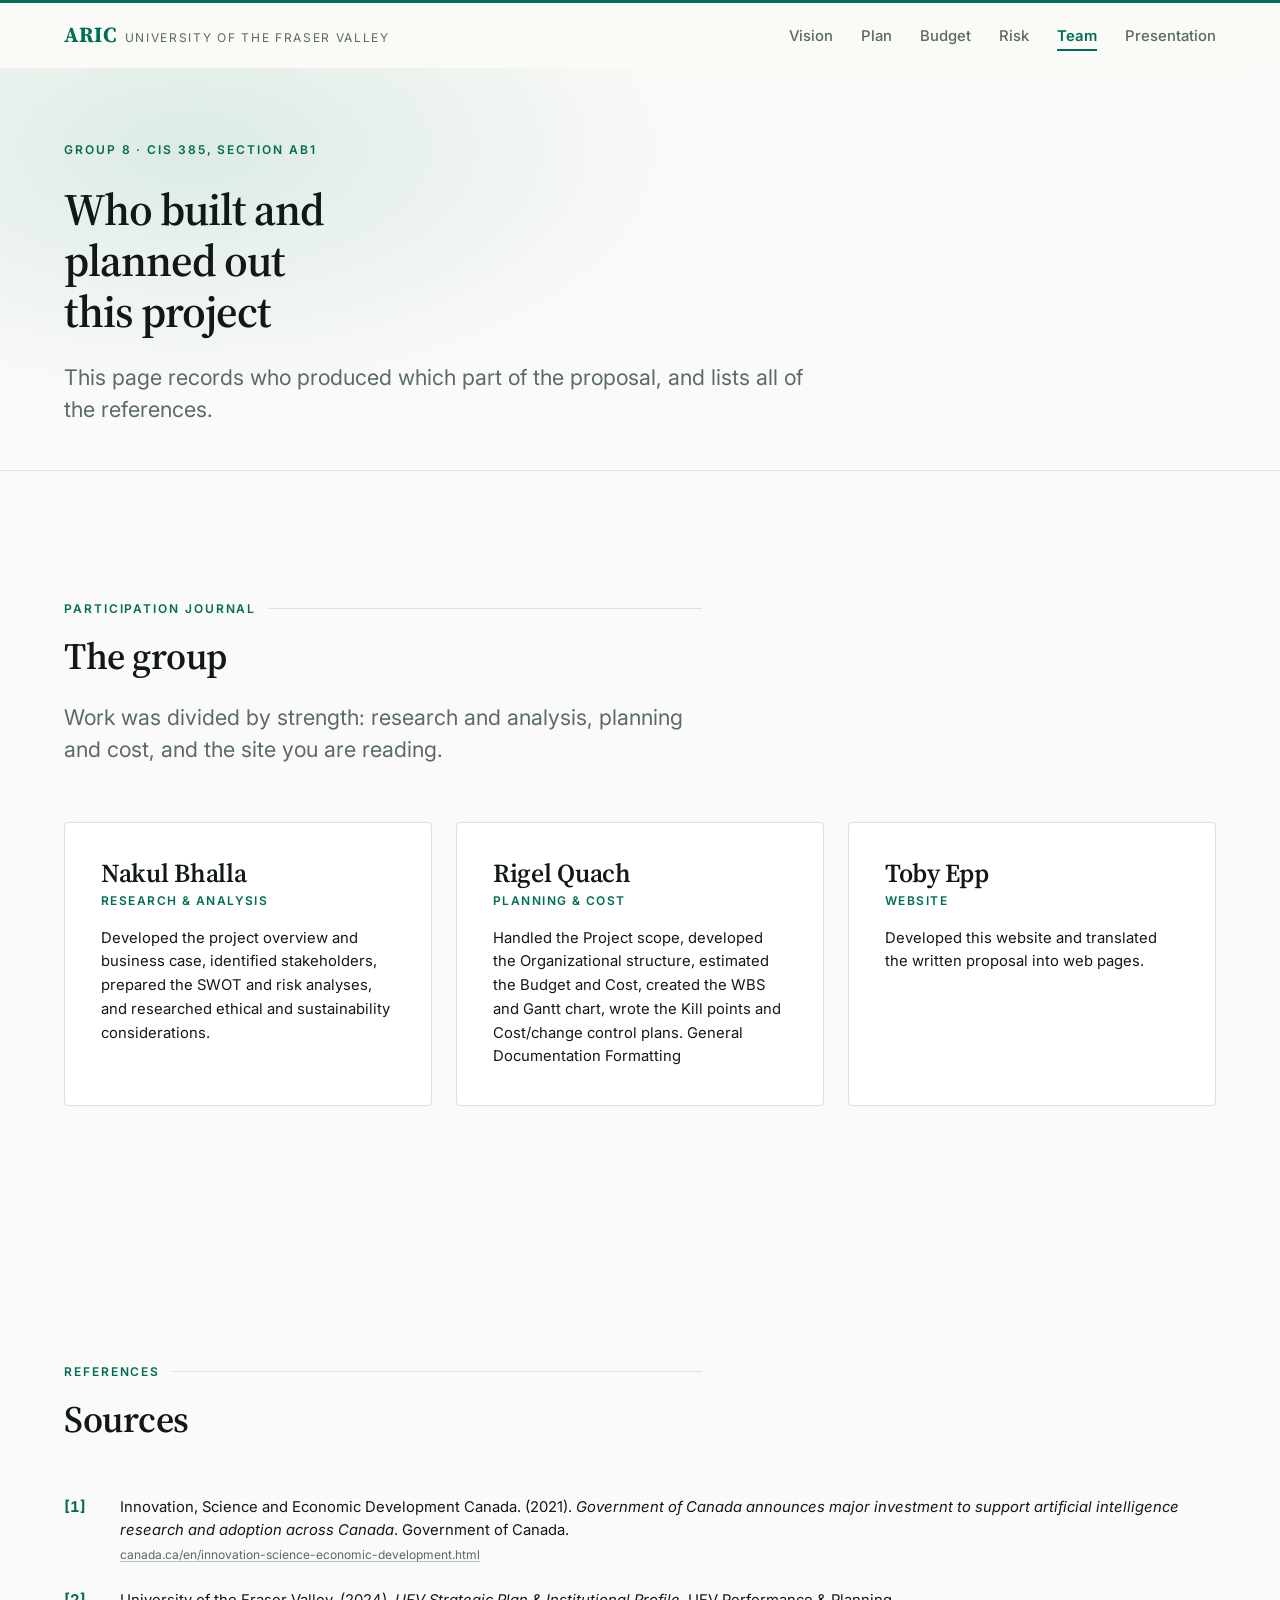
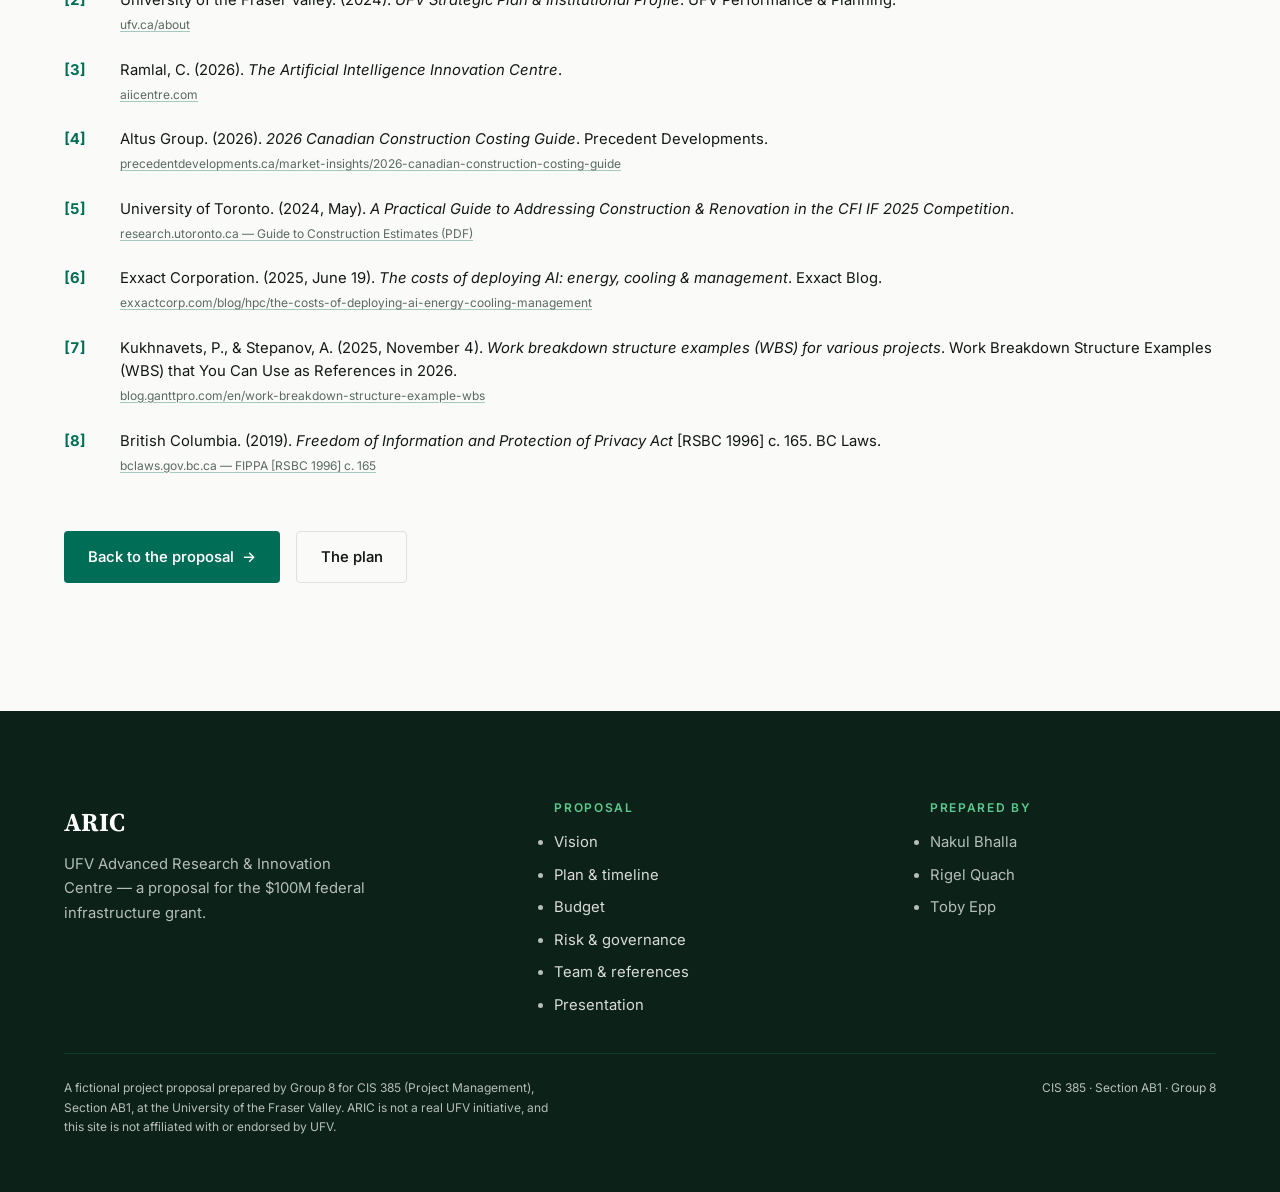
<file: team.html>
<!DOCTYPE html>
<html lang="en" class="no-js">
<head>
<meta charset="utf-8">
<meta name="viewport" content="width=device-width, initial-scale=1">
<title>Team &amp; References — ARIC, UFV Advanced Research &amp; Innovation Centre</title>
<meta name="description" content="The Group 8 participation journal, the mapping of deliverables to group members, and the full reference list for the ARIC proposal.">
<meta name="theme-color" content="#006D56">

<meta property="og:type" content="website">
<meta property="og:title" content="Team &amp; References — ARIC">
<meta property="og:description" content="Who did what, and every source this proposal rests on.">

<link rel="preconnect" href="https://fonts.googleapis.com">
<link rel="preconnect" href="https://fonts.gstatic.com" crossorigin>
<link rel="stylesheet" href="https://fonts.googleapis.com/css2?family=Inter:wght@400;500;600;700&family=Source+Serif+4:opsz,wght@8..60,600;8..60,700&display=swap">
<link rel="stylesheet" href="assets/css/site.css">
</head>

<body>
<a class="skip-link" href="#main">Skip to content</a>

<header class="site-nav">
  <div class="wrap site-nav__inner">
    <a class="site-nav__brand" href="index.html">
      <span class="site-nav__mark">ARIC</span>
      <span class="site-nav__sub">University of the Fraser Valley</span>
    </a>
    <nav aria-label="Primary">
      <ul class="site-nav__links">
        <li><a href="index.html">Vision</a></li>
        <li><a href="plan.html">Plan</a></li>
        <li><a href="budget.html">Budget</a></li>
        <li><a href="risk.html">Risk</a></li>
        <li><a href="team.html" aria-current="page">Team</a></li>
        <li><a href="presentation.html">Presentation</a></li>
      </ul>
    </nav>
  </div>
</header>

<main id="main">

  <!-- Page head ========================================================= -->
  <section class="page-head">
    <div class="wrap">
      <p class="hero__eyebrow reveal">Group 8 &middot; CIS 385, Section AB1</p>
      <h1 class="page-head__title reveal" data-delay="1">Who built and planned out this project</h1>
      <p class="page-head__lede reveal" data-delay="2">
        This page records who produced which part of the proposal, and lists all of the references.
      </p>

    </div>
  </section>

  <!-- Participation journal ========================================== -->
  <section class="section" id="journal">
    <div class="wrap">
      <div class="sec-head reveal">
        <p class="eyebrow"><span>Participation Journal</span></p>
        <h2>The group</h2>
        <p class="sec-lede">
          Work was divided by strength: research and analysis, planning and cost, and the site
          you are reading.
        </p>
      </div>

      <div class="card-grid card-grid--3">
        <article class="panel reveal">
          <h3 class="member__name">Nakul Bhalla</h3>
          <p class="member__role">Research &amp; analysis</p>
          <p class="member__body">
            Developed the project overview and business case, identified stakeholders, prepared the SWOT and risk analyses, and researched ethical and sustainability considerations.
          </p>
        </article>

        <article class="panel reveal" data-delay="1">
          <h3 class="member__name">Rigel Quach</h3>
          <p class="member__role">Planning &amp; cost</p>
          <p class="member__body">
            Handled the Project scope, developed the Organizational structure, estimated the Budget and Cost, created the WBS and Gantt chart, wrote the Kill points and Cost/change control plans. General Documentation Formatting
          </p>
        </article>

        <article class="panel reveal" data-delay="2">
          <h3 class="member__name">Toby Epp</h3>
          <p class="member__role">Website</p>
          <p class="member__body">
            Developed this website and translated the written proposal into web pages.
          </p>
        </article>
      </div>
    </div>
  </section>

  <!-- References ===================================================== -->
  <section class="section" id="references">
    <div class="wrap">
      <div class="sec-head reveal">
        <p class="eyebrow"><span>References</span></p>
        <h2>Sources</h2>
      </div>

      <ol class="refs reveal">
        <li id="ref-1">
          <span class="ref__num">[1]</span>
          <div class="ref__body">
            Innovation, Science and Economic Development Canada. (2021).
            <cite>Government of Canada announces major investment to support artificial
            intelligence research and adoption across Canada</cite>. Government of Canada.
            <a class="ref__url" href="https://www.canada.ca/en/innovation-science-economic-development.html" target="_blank" rel="noopener">canada.ca/en/innovation-science-economic-development.html</a>
          </div>
        </li>

        <li id="ref-2">
          <span class="ref__num">[2]</span>
          <div class="ref__body">
            University of the Fraser Valley. (2024).
            <cite>UFV Strategic Plan &amp; Institutional Profile</cite>. UFV Performance &amp;
            Planning.
            <a class="ref__url" href="https://www.ufv.ca/about/" target="_blank" rel="noopener">ufv.ca/about</a>
          </div>
        </li>

        <li id="ref-3">
          <span class="ref__num">[3]</span>
          <div class="ref__body">
            Ramlal, C. (2026).
            <cite>The Artificial Intelligence Innovation Centre</cite>.
            <a class="ref__url" href="https://aiicentre.com/" target="_blank" rel="noopener">aiicentre.com</a>
          </div>
        </li>

        <li id="ref-4">
          <span class="ref__num">[4]</span>
          <div class="ref__body">
            Altus Group. (2026).
            <cite>2026 Canadian Construction Costing Guide</cite>. Precedent Developments.
            <a class="ref__url" href="https://www.precedentdevelopments.ca/market-insights/2026-canadian-construction-costing-guide" target="_blank" rel="noopener">precedentdevelopments.ca/market-insights/2026-canadian-construction-costing-guide</a>
          </div>
        </li>

        <li id="ref-5">
          <span class="ref__num">[5]</span>
          <div class="ref__body">
            University of Toronto. (2024, May).
            <cite>A Practical Guide to Addressing Construction &amp; Renovation in the CFI IF 2025
            Competition</cite>.
            <a class="ref__url" href="https://research.utoronto.ca/sites/default/files/2024-05/VPRI-UPDC%20Guide%20to%20Construction%20Estimates_CFI-IF2025.pdf" target="_blank" rel="noopener">research.utoronto.ca &mdash; Guide to Construction Estimates (PDF)</a>
          </div>
        </li>

        <li id="ref-6">
          <span class="ref__num">[6]</span>
          <div class="ref__body">
            Exxact Corporation. (2025, June 19).
            <cite>The costs of deploying AI: energy, cooling &amp; management</cite>. Exxact
            Blog.
            <a class="ref__url" href="https://www.exxactcorp.com/blog/hpc/the-costs-of-deploying-ai-energy-cooling-management" target="_blank" rel="noopener">exxactcorp.com/blog/hpc/the-costs-of-deploying-ai-energy-cooling-management</a>
          </div>
        </li>

        <li id="ref-7">
          <span class="ref__num">[7]</span>
          <div class="ref__body">
            Kukhnavets, P., &amp; Stepanov, A. (2025, November 4).
            <cite>Work breakdown structure examples (WBS) for various projects</cite>. Work Breakdown Structure Examples (WBS) that You Can Use as References in 2026.
            <a class="ref__url" href="https://blog.ganttpro.com/en/work-breakdown-structure-example-wbs/" target="_blank" rel="noopener">blog.ganttpro.com/en/work-breakdown-structure-example-wbs</a>
          </div>
        </li>

        <li id="ref-8">
          <span class="ref__num">[8]</span>
          <div class="ref__body">
            British Columbia. (2019).
            <cite>Freedom of Information and Protection of Privacy Act</cite> [RSBC 1996] c. 165.
            BC Laws.
            <a class="ref__url" href="https://www.bclaws.gov.bc.ca/civix/document/id/complete/statreg/96165_00" target="_blank" rel="noopener">bclaws.gov.bc.ca &mdash; FIPPA [RSBC 1996] c. 165</a>
          </div>
        </li>
      </ol>

      <div class="actions reveal">
        <a class="btn btn--primary" href="index.html">
          Back to the proposal <span class="btn__arrow" aria-hidden="true">&rarr;</span>
        </a>
        <a class="btn btn--ghost" href="plan.html">The plan</a>
      </div>
    </div>
  </section>

</main>

<!-- Footer ============================================================== -->
<footer class="site-footer">
  <div class="wrap">
    <div class="site-footer__top">
      <div>
        <p class="site-footer__mark">ARIC</p>
        <p class="site-footer__tagline">
          UFV Advanced Research &amp; Innovation Centre &mdash; a proposal for the
          $100M federal infrastructure grant.
        </p>
      </div>

      <nav aria-label="Footer">
        <h2>Proposal</h2>
        <ul>
          <li><a href="index.html">Vision</a></li>
          <li><a href="plan.html">Plan &amp; timeline</a></li>
          <li><a href="budget.html">Budget</a></li>
          <li><a href="risk.html">Risk &amp; governance</a></li>
          <li><a href="team.html">Team &amp; references</a></li>
          <li><a href="presentation.html">Presentation</a></li>
        </ul>
      </nav>

      <div>
        <h2>Prepared by</h2>
        <ul>
          <li>Nakul Bhalla</li>
          <li>Rigel Quach</li>
          <li>Toby Epp</li>
        </ul>
      </div>
    </div>

    <div class="site-footer__bottom">
      <p class="site-footer__disclaimer">
        A fictional project proposal prepared by Group 8 for CIS 385 (Project Management),
        Section AB1, at the University of the Fraser Valley. ARIC is not a real UFV initiative,
        and this site is not affiliated with or endorsed by UFV.
      </p>
      <p>CIS 385 &middot; Section AB1 &middot; Group 8</p>
    </div>
  </div>
</footer>

<script src="assets/js/site.js" defer></script>
</body>
</html>
</file>
<file: assets/css/site.css>
/* ==========================================================================
   ARIC — UFV Advanced Research & Innovation Centre
   Proposal site stylesheet

   Contents
     01  Design tokens
     02  Reset
     03  Base typography
     04  Layout primitives
     05  Site nav
     06  Hero
     07  Stat band
     08  Section headers
     09  Cards & numbered features
     10  Callouts & figures
     11  Mini timeline
     12  Interior pages: head, subnav, scope, WBS, kill points, charts
     13  Buttons
     14  Footer
     15  Utilities & motion
     16  Print
   ========================================================================== */


/* 01  Design tokens ======================================================= */

:root {
  /* Brand green — built on UFV's own palette.
     #006D56 (upper navbar) and #17382B (lower navbar / buttons) are UFV's;
     #00A055 is their brighter graphic green. The rest are interpolated to
     fill out the ramp and to meet contrast where UFV's values fall short. */
  --green-950: #0C2219;   /* deeper than UFV dark — footer */
  --green-900: #17382B;   /* UFV dark — dark sections, stat band */
  --green-800: #006D56;   /* UFV primary — links, buttons, brand */
  --green-600: #007A54;   /* hover/fill (darkened: #00A055 fails on white) */
  --green-400: #00A055;   /* UFV bright — decorative fills only */
  --green-300: #5CC98E;   /* small text on dark greens */
  --green-100: #D6E8DF;
  --green-050: #EDF5F1;

  /* Neutrals — very slightly green-neutral so they sit with the teal ramp */
  --ink:       #121915;
  --slate:     #5A6B63;
  --paper:     #FAFAF8;
  --paper-alt: #EFF1ED;
  --rule:      #DFE2DC;

  /* Data accent — large figures and chart fills only, never small text */
  --amber:       #B4721E;
  --amber-light: #E3B26B;

  /* Negative accent — exclusions, "no-go" outcomes, high severity */
  --clay:       #A4432E;
  --clay-light: #E8B4A6;

  /* Type */
  --font-serif: "Source Serif 4", "Source Serif Pro", Georgia, "Times New Roman", serif;
  --font-sans:  "Inter", -apple-system, BlinkMacSystemFont, "Segoe UI", Roboto, Helvetica, Arial, sans-serif;

  /* Fluid type scale (320px → 1240px) */
  --step--2:   clamp(0.69rem, 0.67rem + 0.11vw, 0.75rem);
  --step--1:   clamp(0.83rem, 0.80rem + 0.16vw, 0.9375rem);
  --step-0:    clamp(1rem,    0.96rem + 0.22vw, 1.125rem);
  --step-1:    clamp(1.20rem, 1.14rem + 0.31vw, 1.35rem);
  --step-2:    clamp(1.44rem, 1.35rem + 0.44vw, 1.62rem);
  --step-3:    clamp(1.73rem, 1.60rem + 0.62vw, 1.94rem);
  --step-4:    clamp(2.07rem, 1.90rem + 0.86vw, 2.33rem);
  --step-5:    clamp(2.49rem, 2.25rem + 1.18vw, 2.80rem);
  --display:   clamp(2.4rem,  1.60rem + 3.40vw, 4.25rem);

  /* Space scale */
  --sp-3xs: 0.25rem;
  --sp-2xs: 0.5rem;
  --sp-xs:  0.75rem;
  --sp-s:   1rem;
  --sp-m:   1.5rem;
  --sp-l:   2.25rem;
  --sp-xl:  3.5rem;
  --sp-2xl: clamp(3.5rem, 2.8rem + 3.5vw, 6rem);
  --sp-3xl: clamp(5rem,   4rem   + 5vw,   8rem);

  /* Measure & layout */
  --measure:   68ch;
  --wrap:      72rem;
  --wrap-wide: 84rem;
  --nav-h:     4rem;

  --radius: 4px;
  --shadow-sm: 0 1px 2px rgba(20, 26, 30, 0.06), 0 2px 8px rgba(20, 26, 30, 0.04);
  --shadow-md: 0 2px 4px rgba(20, 26, 30, 0.06), 0 8px 24px rgba(20, 26, 30, 0.07);

  --ease: cubic-bezier(0.22, 0.61, 0.36, 1);
}


/* 02  Reset =============================================================== */

*, *::before, *::after { box-sizing: border-box; }

html {
  -webkit-text-size-adjust: 100%;
  scroll-behavior: smooth;
}

body, h1, h2, h3, h4, p, figure, blockquote, dl, dd, ul, ol {
  margin: 0;
  padding: 0;
}

ul[class], ol[class] { list-style: none; }

img, svg, picture {
  display: block;
  max-width: 100%;
  height: auto;
}

button, input, select, textarea { font: inherit; color: inherit; }

:where(a) { color: inherit; }

:focus-visible {
  outline: 2px solid var(--green-600);
  outline-offset: 3px;
  border-radius: 2px;
}


/* 03  Base typography ===================================================== */

body {
  background: var(--paper);
  color: var(--ink);
  font-family: var(--font-sans);
  font-size: var(--step-0);
  line-height: 1.65;
  font-synthesis-weight: none;
  -webkit-font-smoothing: antialiased;
  text-rendering: optimizeLegibility;
  /* Thin brand rule across the very top of every page */
  border-top: 3px solid var(--green-800);
}

h1, h2, h3, h4 {
  font-family: var(--font-serif);
  font-weight: 600;
  line-height: 1.14;
  letter-spacing: -0.012em;
  text-wrap: balance;
}

h1 { font-size: var(--step-5); }
h2 { font-size: var(--step-4); }
h3 { font-size: var(--step-2); }
h4 { font-size: var(--step-1); }

p { text-wrap: pretty; }

a {
  color: var(--green-800);
  text-decoration-color: color-mix(in srgb, var(--green-800) 35%, transparent);
  text-underline-offset: 0.18em;
  text-decoration-thickness: from-font;
  transition: color 0.15s var(--ease), text-decoration-color 0.15s var(--ease);
}

a:hover {
  color: var(--green-600);
  text-decoration-color: currentColor;
}

strong { font-weight: 650; }

/* Tabular figures for anything numeric */
.num {
  font-variant-numeric: tabular-nums;
  letter-spacing: -0.015em;
}


/* 04  Layout primitives =================================================== */

.wrap {
  width: min(100% - 2.5rem, var(--wrap));
  margin-inline: auto;
}

.wrap--wide { width: min(100% - 2.5rem, var(--wrap-wide)); }
.wrap--narrow { width: min(100% - 2.5rem, 46rem); }

.section {
  padding-block: var(--sp-3xl);
  scroll-margin-top: calc(var(--nav-h) + 1rem);
}

.section--tight { padding-block: var(--sp-2xl); }
.section--tint  { background: var(--paper-alt); }

.section--dark {
  background: var(--green-900);
  color: var(--paper);
}

.section--dark h2,
.section--dark h3 { color: #fff; }

.section--dark a { color: var(--green-100); }
.section--dark a:hover { color: #fff; }

.prose { max-width: var(--measure); }

.prose > * + * { margin-top: var(--sp-s); }

.prose p { font-size: var(--step-0); }

/* Two-column prose/aside split that collapses on narrow screens */
.split {
  display: grid;
  gap: var(--sp-xl);
  grid-template-columns: 1fr;
  align-items: start;
}

@media (min-width: 60rem) {
  .split { grid-template-columns: 1.15fr 0.85fr; gap: var(--sp-2xl); }
  .split--even { grid-template-columns: 1fr 1fr; }
}

.hr {
  border: 0;
  border-top: 1px solid var(--rule);
  margin-block: var(--sp-xl);
}


/* 05  Site nav ============================================================ */

.skip-link {
  position: absolute;
  left: var(--sp-s);
  top: var(--sp-s);
  z-index: 100;
  padding: 0.6rem 1rem;
  background: var(--green-800);
  color: #fff;
  border-radius: var(--radius);
  text-decoration: none;
  transform: translateY(-150%);
  transition: transform 0.18s var(--ease);
}

.skip-link:focus { transform: translateY(0); color: #fff; }

.site-nav {
  position: sticky;
  top: 0;
  z-index: 50;
  background: color-mix(in srgb, var(--paper) 88%, transparent);
  backdrop-filter: saturate(1.6) blur(10px);
  border-bottom: 1px solid transparent;
  transition: border-color 0.2s var(--ease), box-shadow 0.2s var(--ease);
}

.site-nav[data-scrolled="true"] {
  border-bottom-color: var(--rule);
  box-shadow: var(--shadow-sm);
}

.site-nav__inner {
  display: flex;
  align-items: center;
  justify-content: space-between;
  gap: var(--sp-m);
  min-height: var(--nav-h);
}

.site-nav__brand {
  display: inline-flex;
  align-items: baseline;
  gap: 0.55rem;
  text-decoration: none;
  flex: none;
}

.site-nav__mark {
  font-family: var(--font-serif);
  font-size: var(--step-1);
  font-weight: 700;
  letter-spacing: 0.01em;
  color: var(--green-800);
}

.site-nav__sub {
  font-size: var(--step--2);
  text-transform: uppercase;
  letter-spacing: 0.14em;
  color: var(--slate);
  white-space: nowrap;
}

@media (max-width: 34rem) { .site-nav__sub { display: none; } }

.site-nav__links {
  display: flex;
  align-items: center;
  gap: clamp(0.75rem, 2.2vw, 1.75rem);
  /* No hamburger: the list simply scrolls horizontally when cramped */
  overflow-x: auto;
  scrollbar-width: none;
  -ms-overflow-style: none;
  padding-block: 0.5rem;
}

.site-nav__links::-webkit-scrollbar { display: none; }

.site-nav__links a {
  font-size: var(--step--1);
  font-weight: 500;
  text-decoration: none;
  color: var(--slate);
  white-space: nowrap;
  padding-block: 0.25rem;
  border-bottom: 2px solid transparent;
}

.site-nav__links a:hover { color: var(--ink); }

.site-nav__links a[aria-current="page"] {
  color: var(--green-800);
  font-weight: 600;
  border-bottom-color: var(--green-800);
}


/* 06  Hero ================================================================ */

/* Height is capped so the stat band always peeks above the fold — that sliver
   of dark green is what tells a first-time visitor there is more below. */
.hero {
  position: relative;
  display: flex;
  flex-direction: column;
  justify-content: center;
  min-height: min(80vh, 44rem);
  min-height: min(80svh, 44rem);
  padding-block: clamp(2.5rem, 1.2rem + 5vw, 4.5rem) var(--sp-m);
  overflow: hidden;
}

/* Faint green wash behind the headline — adds depth without an image */
.hero::before {
  content: "";
  position: absolute;
  inset: -35% 35% 20% -25%;
  background: radial-gradient(ellipse at center, color-mix(in srgb, var(--green-600) 14%, transparent), transparent 68%);
  pointer-events: none;
  z-index: 0;
}

.hero > * { position: relative; z-index: 1; }

.hero__inner {
  display: grid;
  grid-template-columns: 1fr;
  gap: var(--sp-xl);
  align-items: center;
}

@media (min-width: 62rem) {
  .hero__inner {
    grid-template-columns: minmax(0, 1.2fr) minmax(18rem, 0.8fr);
    gap: var(--sp-2xl);
  }
}

.hero__content { min-width: 0; } /* keeps long words from blowing out the grid column */

.hero__eyebrow {
  font-size: var(--step--2);
  text-transform: uppercase;
  letter-spacing: 0.16em;
  font-weight: 600;
  color: var(--green-800);
  margin-bottom: var(--sp-m);
}

.hero__title {
  font-size: var(--display);
  line-height: 1.03;
  letter-spacing: -0.025em;
  max-width: 16ch;
}

.hero__rule {
  width: 5rem;
  height: 3px;
  background: var(--amber);
  border: 0;
  margin-block: var(--sp-l) var(--sp-m);
}

.hero__lede {
  font-size: var(--step-1);
  line-height: 1.5;
  max-width: 52ch;
  color: color-mix(in srgb, var(--ink) 88%, var(--paper));
}

/* Proposal summary panel — fills the right of the hero with the cover-sheet
   facts a real capital bid leads with, rather than with decoration. */
.spec {
  background: #fff;
  border: 1px solid var(--rule);
  border-top: 3px solid var(--green-800);
  border-radius: var(--radius);
  padding: var(--sp-l) var(--sp-m);
  box-shadow: var(--shadow-sm);
}

.spec__title {
  font-family: var(--font-sans);
  font-size: var(--step--2);
  font-weight: 600;
  text-transform: uppercase;
  letter-spacing: 0.16em;
  color: var(--green-800);
  margin-bottom: var(--sp-m);
}

.spec__list { display: grid; gap: 0; }

.spec__row {
  display: grid;
  grid-template-columns: 1fr;
  gap: 0.1rem;
  padding-block: var(--sp-xs);
  border-top: 1px solid var(--rule);
}

.spec__row:first-child { border-top: 0; padding-top: 0; }

@media (min-width: 26rem) {
  .spec__row {
    grid-template-columns: 7.5rem 1fr;
    gap: var(--sp-s);
    align-items: baseline;
  }
}

.spec__row dt {
  font-size: var(--step--2);
  text-transform: uppercase;
  letter-spacing: 0.1em;
  font-weight: 600;
  color: var(--slate);
}

.spec__row dd {
  margin: 0;
  font-size: var(--step--1);
  line-height: 1.45;
  font-weight: 500;
}

.spec__row dd .num { font-weight: 600; }

.spec__status {
  display: inline-flex;
  align-items: center;
  gap: 0.4rem;
}

.spec__status::before {
  content: "";
  width: 7px;
  height: 7px;
  border-radius: 50%;
  background: var(--green-400);
  flex: none;
}

/* Scroll cue — sits at the foot of the hero, pointing at the stat band */
.hero__cue {
  margin-top: var(--sp-xl);
  display: flex;
  align-items: center;
  gap: 0.6rem;
  font-size: var(--step--2);
  text-transform: uppercase;
  letter-spacing: 0.16em;
  font-weight: 600;
  color: var(--slate);
  text-decoration: none;
  width: max-content;
}

.hero__cue:hover { color: var(--green-800); }

.hero__cue span[aria-hidden] {
  display: inline-block;
  animation: cue-nudge 2.4s var(--ease) infinite;
}

@keyframes cue-nudge {
  0%, 100% { transform: translateY(0); }
  50%      { transform: translateY(4px); }
}

/* Button row — used in the hero and anywhere else a pair of CTAs appears */
.actions {
  display: flex;
  flex-wrap: wrap;
  gap: var(--sp-s);
  margin-top: var(--sp-xl);
}


/* 07  Stat band =========================================================== */

.statband {
  background: var(--green-900);
  color: var(--paper);
}

.statband__grid {
  display: grid;
  grid-template-columns: 1fr;
  gap: 1px;
  background: color-mix(in srgb, var(--green-300) 24%, transparent);
  border-block: 1px solid color-mix(in srgb, var(--green-300) 24%, transparent);
}

@media (min-width: 48rem) {
  .statband__grid { grid-template-columns: repeat(3, 1fr); }
}

.stat {
  background: var(--green-900);
  padding: var(--sp-l) var(--sp-m);
}

.stat__value {
  font-family: var(--font-serif);
  font-size: var(--step-4);
  font-weight: 600;
  line-height: 1.05;
  color: var(--amber-light);
}

.stat__label {
  margin-top: var(--sp-2xs);
  font-size: var(--step--1);
  color: color-mix(in srgb, var(--paper) 72%, var(--green-900));
  line-height: 1.4;
}


/* 08  Section headers ===================================================== */

.sec-head { max-width: 58ch; margin-bottom: var(--sp-xl); }

.eyebrow {
  display: flex;
  align-items: center;
  gap: var(--sp-xs);
  font-size: var(--step--2);
  text-transform: uppercase;
  letter-spacing: 0.16em;
  font-weight: 600;
  color: var(--green-800);
  margin-bottom: var(--sp-s);
}

.eyebrow::after {
  content: "";
  flex: 1;
  height: 1px;
  background: var(--rule);
}

/* --green-400 is only 3.8:1 on --green-900, so small text uses --green-300 */
.section--dark .eyebrow { color: var(--green-300); }
.section--dark .eyebrow::after { background: color-mix(in srgb, var(--green-300) 30%, transparent); }

.sec-lede {
  margin-top: var(--sp-m);
  font-size: var(--step-1);
  line-height: 1.5;
  color: var(--slate);
  max-width: 50ch;
}

.section--dark .sec-lede { color: color-mix(in srgb, var(--paper) 78%, var(--green-900)); }


/* 09  Cards & numbered features =========================================== */

.card-grid {
  display: grid;
  gap: var(--sp-m);
  grid-template-columns: 1fr;
}

@media (min-width: 46rem) { .card-grid--2 { grid-template-columns: repeat(2, 1fr); } }

@media (min-width: 56rem) {
  .card-grid--3 { grid-template-columns: repeat(3, 1fr); }
}

.card {
  background: var(--paper);
  border: 1px solid var(--rule);
  border-radius: var(--radius);
  padding: var(--sp-l);
  transition: box-shadow 0.25s var(--ease), transform 0.25s var(--ease), border-color 0.25s var(--ease);
}

.card:hover {
  box-shadow: var(--shadow-md);
  border-color: color-mix(in srgb, var(--green-600) 35%, var(--rule));
  transform: translateY(-2px);
}

.card__num {
  font-family: var(--font-serif);
  font-size: var(--step-1);
  font-weight: 700;
  color: var(--amber);
  font-variant-numeric: tabular-nums;
  display: block;
  margin-bottom: var(--sp-xs);
}

.card__title { margin-bottom: var(--sp-2xs); }

.card__body {
  font-size: var(--step--1);
  line-height: 1.6;
  color: var(--slate);
}

/* Borderless variant for dark sections */
.section--dark .card {
  background: color-mix(in srgb, var(--green-950) 55%, transparent);
  border-color: color-mix(in srgb, var(--green-400) 22%, transparent);
}

.section--dark .card:hover {
  border-color: color-mix(in srgb, var(--green-400) 45%, transparent);
}

.section--dark .card__body { color: color-mix(in srgb, var(--paper) 74%, var(--green-900)); }
.section--dark .card__num  { color: var(--amber-light); }


/* 10  Callouts & figures ================================================== */

.callout {
  border-left: 3px solid var(--amber);
  background: var(--paper-alt);
  padding: var(--sp-m) var(--sp-l);
  border-radius: 0 var(--radius) var(--radius) 0;
}

.callout__figure {
  font-family: var(--font-serif);
  font-size: var(--step-3);
  font-weight: 600;
  line-height: 1.15;
  color: var(--green-800);
  /* proportional figures — tabular-nums reads loose at display sizes */
}

.callout__text {
  margin-top: var(--sp-2xs);
  font-size: var(--step--1);
  line-height: 1.6;
  color: var(--slate);
}

.figure { margin: 0; }

.figure img {
  width: 100%;
  border-radius: var(--radius);
  border: 1px solid var(--rule);
}

.figure figcaption {
  margin-top: var(--sp-xs);
  font-size: var(--step--2);
  line-height: 1.5;
  color: var(--slate);
}

.figure figcaption cite { font-style: normal; }


/* 11  Mini timeline ======================================================= */

.timeline {
  display: grid;
  gap: var(--sp-m);
  grid-template-columns: 1fr;
  position: relative;
}

.timeline__item {
  position: relative;
  padding-left: var(--sp-l);
}

/* Vertical connector on small screens */
.timeline__item::before {
  content: "";
  position: absolute;
  left: 5px;
  top: 0.6rem;
  bottom: -1.5rem;
  width: 1px;
  background: color-mix(in srgb, var(--green-400) 45%, transparent);
}

.timeline__item:last-child::before { display: none; }

.timeline__dot {
  position: absolute;
  left: 0;
  top: 0.35rem;
  width: 11px;
  height: 11px;
  border-radius: 50%;
  background: var(--paper);
  border: 2px solid var(--green-600);
}

.timeline__item--gate .timeline__dot {
  background: var(--amber);
  border-color: var(--amber);
}

.timeline__when {
  font-size: var(--step--2);
  text-transform: uppercase;
  letter-spacing: 0.12em;
  font-weight: 600;
  color: var(--amber);
  font-variant-numeric: tabular-nums;
}

.timeline__what {
  font-family: var(--font-serif);
  font-size: var(--step-1);
  font-weight: 600;
  margin-top: 0.1rem;
}

.timeline__note {
  font-size: var(--step--1);
  color: var(--slate);
  margin-top: var(--sp-3xs);
  line-height: 1.55;
}

@media (min-width: 56rem) {
  .timeline {
    grid-template-columns: repeat(4, 1fr);
    gap: var(--sp-m);
    padding-top: var(--sp-m);
  }

  .timeline__item { padding-left: 0; padding-top: var(--sp-m); }

  /* Horizontal connector on wide screens */
  .timeline__item::before {
    left: 0;
    right: 0;
    top: 5px;
    bottom: auto;
    width: auto;
    height: 1px;
  }

  .timeline__item:last-child::before { display: block; right: 50%; }
  .timeline__item:first-child::before { left: 50%; }

  .timeline__dot { top: 0; left: calc(50% - 5.5px); }

  .timeline__item { text-align: center; }
}


/* 12  Interior pages ====================================================== */

/* --- Page head: the interior-page counterpart to the landing hero -------- */
.page-head {
  position: relative;
  padding-block: clamp(2.5rem, 1.5rem + 4vw, 4.5rem) clamp(1.75rem, 1.2rem + 2.5vw, 2.75rem);
  border-bottom: 1px solid var(--rule);
  overflow: hidden;
}

.page-head::before {
  content: "";
  position: absolute;
  inset: -45% 45% 15% -25%;
  background: radial-gradient(ellipse at center, color-mix(in srgb, var(--green-600) 12%, transparent), transparent 68%);
  pointer-events: none;
  z-index: 0;
}

.page-head > * { position: relative; z-index: 1; }

.page-head__title {
  font-size: var(--step-5);
  letter-spacing: -0.022em;
  max-width: 18ch;
}

.page-head__lede {
  margin-top: var(--sp-m);
  font-size: var(--step-1);
  line-height: 1.5;
  color: var(--slate);
  max-width: 58ch;
}

/* --- Jump-to chips ------------------------------------------------------- */
.subnav {
  display: flex;
  flex-wrap: wrap;
  gap: 0.5rem;
  margin-top: var(--sp-l);
}

.subnav a {
  font-size: var(--step--2);
  text-transform: uppercase;
  letter-spacing: 0.1em;
  font-weight: 600;
  padding: 0.45rem 0.95rem;
  border: 1px solid var(--rule);
  border-radius: 100px;
  background: #fff;
  color: var(--slate);
  text-decoration: none;
  transition: border-color 0.15s var(--ease), color 0.15s var(--ease), background 0.15s var(--ease);
}

.subnav a:hover {
  border-color: var(--green-600);
  color: var(--green-800);
  background: var(--green-050);
}

/* --- Objective statement ------------------------------------------------- */
.statement {
  background: var(--green-900);
  color: var(--paper);
  border-left: 4px solid var(--green-400);
  border-radius: 0 var(--radius) var(--radius) 0;
  padding: var(--sp-l) clamp(1.5rem, 1rem + 2.5vw, 3rem);
}

.statement__label {
  font-size: var(--step--2);
  text-transform: uppercase;
  letter-spacing: 0.16em;
  font-weight: 600;
  color: var(--green-300);
  margin-bottom: var(--sp-s);
}

.statement__text {
  font-family: var(--font-serif);
  font-size: var(--step-2);
  font-weight: 600;
  line-height: 1.32;
  color: #fff;
  max-width: 54ch;
}

/* --- Marked lists -------------------------------------------------------- */
.list-mark {
  display: grid;
  gap: 0.45rem;
  list-style: none;
  padding: 0;
}

.list-mark li {
  position: relative;
  padding-left: 1.35rem;
  font-size: var(--step--1);
  line-height: 1.5;
}

.list-mark li::before {
  content: "";
  position: absolute;
  left: 0;
  top: 0.58em;
  width: 6px;
  height: 6px;
  border-radius: 50%;
  background: var(--green-400);
}

/* Exclusions — same rhythm, negative marker */
.list-x li::before {
  content: "\00d7";
  width: auto;
  height: auto;
  top: 0;
  background: none;
  color: var(--clay);
  font-weight: 700;
  font-size: 1.05em;
  line-height: 1.5;
}

.panel {
  background: #fff;
  border: 1px solid var(--rule);
  border-radius: var(--radius);
  padding: var(--sp-l);
}

.panel--exclude { border-left: 4px solid var(--clay); }

.panel__title { margin-bottom: var(--sp-s); }

.panel__note {
  margin-top: var(--sp-m);
  padding-top: var(--sp-s);
  border-top: 1px solid var(--rule);
  font-size: var(--step--2);
  color: var(--slate);
  line-height: 1.55;
}

/* --- Work breakdown structure -------------------------------------------- */
.wbs-grid {
  display: grid;
  gap: var(--sp-m);
  grid-template-columns: repeat(auto-fit, minmax(15rem, 1fr));
}

.wbs-pkg {
  background: #fff;
  border: 1px solid var(--rule);
  border-top: 3px solid var(--green-800);
  border-radius: var(--radius);
  padding: var(--sp-m);
  transition: box-shadow 0.25s var(--ease), transform 0.25s var(--ease);
}

.wbs-pkg:hover {
  box-shadow: var(--shadow-md);
  transform: translateY(-2px);
}

.wbs-pkg__id {
  font-family: var(--font-serif);
  font-size: var(--step-3);
  font-weight: 700;
  line-height: 1;
  color: var(--green-100);
  float: right;
  margin-left: var(--sp-xs);
}

.wbs-pkg__title {
  font-size: var(--step-1);
  margin-bottom: var(--sp-s);
  padding-right: 2rem;
}

.wbs-pkg__tasks {
  display: grid;
  gap: 0.3rem;
  list-style: none;
  padding: 0;
  margin: 0;
  border-top: 1px solid var(--rule);
  padding-top: var(--sp-s);
}

.wbs-pkg__tasks li {
  display: grid;
  grid-template-columns: 2.1rem 1fr;
  gap: 0.3rem;
  font-size: var(--step--1);
  line-height: 1.45;
}

.wbs-pkg__tasks b {
  font-weight: 600;
  color: var(--green-800);
  font-variant-numeric: tabular-nums;
}

/* --- Wide figure that scrolls rather than shrinking to illegibility ------ */
.figure--scroll .figure__scroller {
  overflow-x: auto;
  border: 1px solid var(--rule);
  border-radius: var(--radius);
  background: #fff;
  -webkit-overflow-scrolling: touch;
}

.figure--scroll img {
  min-width: 54rem;
  border: 0;
  border-radius: 0;
}

.figure__hint {
  font-size: var(--step--2);
  color: var(--slate);
  margin-top: var(--sp-xs);
}

/* --- Kill points --------------------------------------------------------- */
.kp-list {
  display: grid;
  gap: var(--sp-m);
  list-style: none;
  padding: 0;
}

.kp {
  background: #fff;
  border: 1px solid var(--rule);
  border-left: 4px solid var(--amber);
  border-radius: 0 var(--radius) var(--radius) 0;
  padding: var(--sp-l);
}

.kp__head {
  display: flex;
  align-items: baseline;
  gap: var(--sp-s);
  flex-wrap: wrap;
  margin-bottom: var(--sp-s);
}

.kp__num {
  font-size: var(--step--2);
  text-transform: uppercase;
  letter-spacing: 0.14em;
  font-weight: 700;
  color: var(--amber);
  white-space: nowrap;
}

.kp__title { font-size: var(--step-2); }

.kp__body { max-width: var(--measure); }

.kp__body > * + * { margin-top: var(--sp-s); }

.kp__body p { font-size: var(--step--1); line-height: 1.6; }

.kp__decision {
  display: grid;
  gap: var(--sp-s);
  grid-template-columns: 1fr;
  margin-top: var(--sp-m);
  padding-top: var(--sp-m);
  border-top: 1px solid var(--rule);
}

@media (min-width: 42rem) {
  .kp__decision { grid-template-columns: 1fr 1fr; gap: var(--sp-m); }
}

.kp__outcome {
  font-size: var(--step--1);
  line-height: 1.5;
}

.kp__outcome dt {
  font-size: var(--step--2);
  text-transform: uppercase;
  letter-spacing: 0.12em;
  font-weight: 700;
  margin-bottom: 0.2rem;
}

.kp__outcome dd { margin: 0; color: var(--slate); }

.kp__outcome--go dt { color: var(--green-800); }
.kp__outcome--no dt { color: var(--clay); }


/* --- Charts -------------------------------------------------------------
   Chart colours are NOT the brand tokens. --green-800 (#006D56) fails the
   categorical chroma floor (0.093, reads gray), and green-vs-amber collides
   under deuteranopia (ΔE 5.6). Validated with the dataviz palette checker
   against a #FFFFFF surface:

     single-series bars  #006D56  — contrast 6.1:1, no categorical check needed
     planned / reserve   #00A055 + #A4432E  — ΔE 10.2 deutan, all checks pass

   Re-run the validator before changing either.
   ---------------------------------------------------------------------- */

:root {
  --chart-bar:     #006D56;  /* single series */
  --chart-planned: #00A055;  /* categorical slot 1 */
  --chart-reserve: #A4432E;  /* categorical slot 2 */
  --chart-track:   #E8EBE7;  /* one step off surface */
}

/* Hero figure — sans, proportional figures (tabular looks loose at size) */
.figure-hero {
  font-family: var(--font-sans);
  font-size: clamp(2.75rem, 2rem + 3.5vw, 4rem);
  font-weight: 600;
  line-height: 1;
  letter-spacing: -0.03em;
  color: var(--ink);
}

/* Two-segment allocation bar: planned vs contingency ---------------------- */
.alloc__bar {
  display: flex;
  gap: 2px;              /* the surface gap does the separating, not a border */
  height: 22px;
  margin-bottom: var(--sp-m);
}

.alloc__seg {
  flex: 0 0 calc(var(--pct) * 1%);
  border-radius: 0;      /* square at the baseline */
  min-width: 2px;
}

.alloc__seg:last-child { border-radius: 0 4px 4px 0; }  /* rounded data-end */

.alloc__seg--planned { background: var(--chart-planned); }
.alloc__seg--reserve { background: var(--chart-reserve); }

.alloc__legend {
  display: flex;
  flex-wrap: wrap;
  gap: var(--sp-s) var(--sp-l);
  list-style: none;
  padding: 0;
  font-size: var(--step--1);
}

.alloc__legend li {
  display: flex;
  align-items: center;
  gap: 0.5rem;
}

.alloc__legend b {
  font-weight: 600;
  font-variant-numeric: tabular-nums;
}

.swatch {
  width: 12px;
  height: 12px;
  border-radius: 2px;
  flex: none;
}

.swatch--planned { background: var(--chart-planned); }
.swatch--reserve { background: var(--chart-reserve); }

/* Budget table with inline bars ------------------------------------------
   The table IS the chart's table view — every value is readable as text, so
   no tooltip is needed and none is used. */
.budget-table {
  width: 100%;
  border-collapse: collapse;
  font-size: var(--step--1);
}

.budget-table caption {
  text-align: left;
  font-size: var(--step--2);
  color: var(--slate);
  padding-bottom: var(--sp-s);
}

.budget-table th,
.budget-table td {
  padding: 0.7rem var(--sp-s) 0.7rem 0;
  border-bottom: 1px solid var(--rule);   /* hairline, solid, recessive */
  vertical-align: middle;
  text-align: left;
}

.budget-table thead th {
  font-size: var(--step--2);
  text-transform: uppercase;
  letter-spacing: 0.1em;
  font-weight: 600;
  color: var(--slate);
  white-space: nowrap;
}

.budget-table tbody th {
  font-weight: 500;
  line-height: 1.4;
  padding-right: var(--sp-m);
}

.budget-table tbody tr { transition: background 0.15s var(--ease); }
.budget-table tbody tr:hover { background: var(--green-050); }

.budget-table .ta-r { text-align: right; font-variant-numeric: tabular-nums; }

.budget-table__bar { width: 38%; min-width: 7rem; }

@media (max-width: 44rem) {
  .budget-table__bar { display: none; }  /* values still carry the data */
}

.bar-track {
  display: block;
  height: 10px;                 /* thin mark, well under the 24px cap */
  background: var(--chart-track);
  border-radius: 0 2px 2px 0;
}

.bar-fill {
  display: block;
  height: 100%;
  width: calc(var(--pct) * 1%);
  background: var(--chart-bar);
  border-radius: 0 4px 4px 0;   /* rounded data-end, square at baseline */
}

.budget-table tfoot th,
.budget-table tfoot td {
  font-weight: 600;
  border-bottom: 0;
  border-top: 1px solid var(--rule);
  padding-top: var(--sp-s);
}

.budget-table tfoot .is-total th,
.budget-table tfoot .is-total td {
  border-top: 2px solid var(--ink);
  font-size: var(--step-0);
}

.budget-table__note {
  font-size: var(--step--2);
  color: var(--slate);
  margin-top: var(--sp-s);
  line-height: 1.55;
}

/* Cost justification cards ------------------------------------------------ */
.cost-card { border-left: 4px solid var(--green-800); }

.cost-card__amount {
  font-family: var(--font-sans);
  font-size: var(--step-3);
  font-weight: 600;
  letter-spacing: -0.02em;
  color: var(--green-800);
  line-height: 1;
}

.cost-card__title {
  font-size: var(--step-1);
  margin-top: var(--sp-2xs);
  margin-bottom: var(--sp-s);
}

.cost-card__body { font-size: var(--step--1); line-height: 1.6; }

.cost-card__source {
  display: block;
  margin-top: var(--sp-m);
  padding-top: var(--sp-s);
  border-top: 1px solid var(--rule);
  font-size: var(--step--2);
  color: var(--slate);
  line-height: 1.5;
}

/* Metric definitions ------------------------------------------------------ */
.metric-grid {
  display: grid;
  gap: var(--sp-m);
  grid-template-columns: repeat(auto-fit, minmax(16rem, 1fr));
}

.metric {
  background: #fff;
  border: 1px solid var(--rule);
  border-radius: var(--radius);
  padding: var(--sp-m);
}

.metric__abbr {
  font-size: var(--step--2);
  text-transform: uppercase;
  letter-spacing: 0.12em;
  font-weight: 700;
  color: var(--green-800);
}

.metric__name {
  font-family: var(--font-serif);
  font-size: var(--step-1);
  font-weight: 600;
  margin-top: 0.1rem;
}

.metric__formula {
  display: inline-block;
  margin-top: var(--sp-xs);
  padding: 0.25rem 0.6rem;
  background: var(--green-050);
  border-radius: var(--radius);
  font-size: var(--step--1);
  font-weight: 600;
  color: var(--green-800);
  font-variant-numeric: tabular-nums;
}

.metric__reads {
  margin-top: var(--sp-s);
  font-size: var(--step--1);
  line-height: 1.55;
  color: var(--slate);
}

/* Numbered process steps -------------------------------------------------- */
.steps {
  display: grid;
  gap: var(--sp-m);
  counter-reset: step;
  list-style: none;
  padding: 0;
}

@media (min-width: 52rem) {
  .steps { grid-template-columns: repeat(auto-fit, minmax(13rem, 1fr)); }
}

.steps li {
  counter-increment: step;
  position: relative;
  padding-top: var(--sp-m);
  border-top: 2px solid var(--green-100);
  font-size: var(--step--1);
  line-height: 1.55;
}

.steps li::before {
  content: counter(step);
  position: absolute;
  top: -0.9rem;
  left: 0;
  width: 1.65rem;
  height: 1.65rem;
  display: grid;
  place-items: center;
  border-radius: 50%;
  background: var(--green-800);
  color: #fff;
  font-size: var(--step--2);
  font-weight: 700;
}

.steps b {
  display: block;
  font-family: var(--font-serif);
  font-size: var(--step-1);
  font-weight: 600;
  margin-bottom: var(--sp-2xs);
  color: var(--ink);
}


/* --- SWOT ---------------------------------------------------------------- */
.swot {
  display: grid;
  gap: var(--sp-m);
  grid-template-columns: 1fr;
}

@media (min-width: 50rem) {
  .swot { grid-template-columns: 1fr 1fr; }
}

.swot__q {
  border: 1px solid var(--rule);
  border-radius: var(--radius);
  padding: var(--sp-l);
  background: #fff;
}

.swot__q--pos { border-top: 3px solid var(--green-800); }
.swot__q--neg { border-top: 3px solid var(--clay); }

.swot__axis {
  font-size: var(--step--2);
  text-transform: uppercase;
  letter-spacing: 0.12em;
  font-weight: 600;
  color: var(--slate);
  margin-bottom: 0.15rem;
}

.swot__q h3 { margin-bottom: var(--sp-s); }

.list-mark--neg li::before { background: var(--clay); }


/* --- Risk matrix ---------------------------------------------------------
   Severity x probability. Cell tint is an ORDERED ramp of a single hue
   (--clay at 3 opacities), so it is monotonic by construction and safe for
   every form of CVD. Each cell also carries its level as text, so the tint
   is never the only signal. The risk cards below are the table view.
   ---------------------------------------------------------------------- */
.matrix {
  display: grid;
  grid-template-columns: auto 1fr 1fr;
  gap: 2px;                      /* surface gap, not borders */
  align-items: stretch;
}

.matrix__corner { background: transparent; }

.matrix__colhead,
.matrix__rowhead {
  font-size: var(--step--2);
  text-transform: uppercase;
  letter-spacing: 0.12em;
  font-weight: 600;
  color: var(--slate);
  display: flex;
  align-items: center;
  padding: var(--sp-xs) var(--sp-2xs);
}

.matrix__colhead { justify-content: center; text-align: center; }

.matrix__rowhead {
  writing-mode: horizontal-tb;
  max-width: 6.5rem;
  line-height: 1.3;
}

.matrix__cell {
  padding: var(--sp-m);
  border-radius: var(--radius);
  min-height: 8.5rem;
  display: flex;
  flex-direction: column;
  gap: var(--sp-xs);
}

.matrix__cell--moderate { background: color-mix(in srgb, var(--clay) 8%,  #fff); }
.matrix__cell--elevated { background: color-mix(in srgb, var(--clay) 17%, #fff); }
.matrix__cell--critical { background: color-mix(in srgb, var(--clay) 30%, #fff); }

.matrix__level {
  font-size: var(--step--2);
  text-transform: uppercase;
  letter-spacing: 0.12em;
  font-weight: 700;
  color: var(--clay);
}

.risk-chip {
  display: block;
  background: #fff;
  border: 1px solid var(--rule);
  border-radius: var(--radius);
  padding: 0.5rem 0.7rem;
  font-size: var(--step--1);
  line-height: 1.35;
  text-decoration: none;
  color: var(--ink);
  transition: border-color 0.15s var(--ease), box-shadow 0.15s var(--ease);
}

.risk-chip:hover {
  border-color: var(--green-600);
  box-shadow: var(--shadow-sm);
  color: var(--ink);
}

.risk-chip b {
  display: block;
  font-size: var(--step--2);
  letter-spacing: 0.1em;
  color: var(--clay);
  font-weight: 700;
}

@media (max-width: 40rem) {
  .matrix { grid-template-columns: 1fr; }
  .matrix__corner { display: none; }
  .matrix__colhead { justify-content: flex-start; text-align: left; }
  .matrix__rowhead { max-width: none; }
  .matrix__cell { min-height: 0; }
}


/* --- Risk register cards ------------------------------------------------- */
.risk-card {
  background: #fff;
  border: 1px solid var(--rule);
  border-left: 4px solid var(--clay);
  border-radius: 0 var(--radius) var(--radius) 0;
  padding: var(--sp-l);
  scroll-margin-top: calc(var(--nav-h) + 1.5rem);
}

.risk-card__head {
  display: flex;
  align-items: baseline;
  gap: var(--sp-s);
  flex-wrap: wrap;
  margin-bottom: var(--sp-s);
}

.risk-card__id {
  font-size: var(--step--2);
  text-transform: uppercase;
  letter-spacing: 0.14em;
  font-weight: 700;
  color: var(--clay);
}

.risk-card__title { font-size: var(--step-2); }

.risk-card__mitigation {
  font-size: var(--step--1);
  line-height: 1.6;
  max-width: var(--measure);
}

.risk-card__mitigation strong { color: var(--green-800); }

.badges {
  display: flex;
  flex-wrap: wrap;
  gap: 0.4rem;
  list-style: none;
  padding: 0;
  margin-bottom: var(--sp-m);
}

.badge {
  font-size: var(--step--2);
  font-weight: 600;
  padding: 0.25rem 0.65rem;
  border-radius: 100px;
  background: var(--paper-alt);
  color: var(--slate);
  white-space: nowrap;
}

.badge--high { background: color-mix(in srgb, var(--clay) 15%, #fff); color: var(--clay); }
.badge--med  { background: color-mix(in srgb, var(--amber) 16%, #fff); color: #8A5615; }


/* --- Inline citation marker ---------------------------------------------- */
.cite-ref {
  font-size: 0.74em;
  font-weight: 700;
  vertical-align: super;
  line-height: 0;
  text-decoration: none;
  color: var(--green-800);
  padding-inline: 0.12em;
  white-space: nowrap;
}

.cite-ref:hover { text-decoration: underline; color: var(--green-600); }

.section--dark .cite-ref { color: var(--green-300); }


/* --- Team members -------------------------------------------------------- */
.member__initials {
  width: 3rem;
  height: 3rem;
  border-radius: 50%;
  background: var(--green-800);
  color: #fff;
  display: grid;
  place-items: center;
  font-family: var(--font-sans);
  font-size: var(--step-0);
  font-weight: 600;
  letter-spacing: 0.02em;
  margin-bottom: var(--sp-s);
}

.member__name { font-size: var(--step-2); }

.member__role {
  font-size: var(--step--2);
  text-transform: uppercase;
  letter-spacing: 0.12em;
  font-weight: 600;
  color: var(--green-800);
  margin-top: 0.15rem;
  margin-bottom: var(--sp-s);
}

.member__body {
  font-size: var(--step--1);
  line-height: 1.6;
}


/* --- Generic data table (deliverables, etc.) ----------------------------- */
.data-table {
  width: 100%;
  border-collapse: collapse;
  font-size: var(--step--1);
}

.data-table th,
.data-table td {
  padding: 0.7rem var(--sp-s) 0.7rem 0;
  border-bottom: 1px solid var(--rule);
  text-align: left;
  vertical-align: top;
}

.data-table thead th {
  font-size: var(--step--2);
  text-transform: uppercase;
  letter-spacing: 0.1em;
  font-weight: 600;
  color: var(--slate);
  white-space: nowrap;
}

.data-table tbody th {
  font-weight: 500;
  line-height: 1.4;
  padding-right: var(--sp-m);
}

.data-table tbody tr { transition: background 0.15s var(--ease); }
.data-table tbody tr:hover { background: var(--green-050); }

.data-table td:last-child { white-space: nowrap; }


/* --- References ---------------------------------------------------------- */
.refs {
  display: grid;
  gap: var(--sp-m);
  list-style: none;
  padding: 0;
  counter-reset: none;
}

.refs li {
  display: grid;
  grid-template-columns: 2.5rem 1fr;
  gap: var(--sp-s);
  font-size: var(--step--1);
  line-height: 1.55;
  scroll-margin-top: calc(var(--nav-h) + 1.5rem);
  border-radius: 2px;
  transition: background 0.3s var(--ease), box-shadow 0.3s var(--ease);
}

/* Landing on a reference from an inline citation highlights it */
.refs li:target {
  background: var(--green-050);
  box-shadow: 0 0 0 0.75rem var(--green-050);
}

.ref__num {
  font-weight: 700;
  color: var(--green-800);
  font-variant-numeric: tabular-nums;
}

.ref__body cite { font-style: italic; }

.ref__url {
  display: block;
  margin-top: 0.25rem;
  font-size: var(--step--2);
  color: var(--slate);
  word-break: break-word;
}

.ref__url:hover { color: var(--green-800); }


/* --- Stakeholders & departments ------------------------------------------ */
.stake-card__role {
  font-size: var(--step--2);
  text-transform: uppercase;
  letter-spacing: 0.12em;
  font-weight: 600;
  color: var(--green-800);
  margin-bottom: 0.2rem;
}

.stake-card__name {
  font-size: var(--step-1);
  margin-bottom: var(--sp-2xs);
}

.stake-card__body {
  font-size: var(--step--1);
  line-height: 1.55;
  color: var(--slate);
}


/* --- Presentation video --------------------------------------------------
   The <video> is the one element on the site that must not be allowed to
   exceed the viewport height: a 16:9 player at full wrap width is taller
   than a laptop screen once the nav is accounted for, which puts the
   controls off-screen. Hence the max-height cap and the letterbox ground. */
.video-frame {
  display: flex;
  justify-content: center;
  background: var(--green-950);
  border: 1px solid var(--rule);
  border-radius: var(--radius);
  overflow: hidden;
  line-height: 0;
}

/* auto width + both maxima: the player scales on its own 16:9 ratio, so it
   never pillarboxes — it just stops growing at whichever limit it meets. */
.video-frame video {
  display: block;
  width: auto;
  height: auto;
  max-width: 100%;
  max-height: min(72svh, 40rem);
  background: var(--green-950);
}

.video-meta {
  display: flex;
  flex-wrap: wrap;
  gap: var(--sp-2xs) var(--sp-m);
  margin-top: var(--sp-s);
  font-size: var(--step--2);
  color: var(--slate);
}

.video-meta__item { display: inline-flex; gap: 0.4rem; align-items: baseline; }
.video-meta__item b { color: var(--ink); font-weight: 600; }


/* 13  Buttons ============================================================= */

.btn {
  display: inline-flex;
  align-items: center;
  gap: 0.5rem;
  padding: 0.8rem 1.45rem;
  font-size: var(--step--1);
  font-weight: 550;
  text-decoration: none;
  border-radius: var(--radius);
  border: 1px solid transparent;
  transition: background 0.18s var(--ease), border-color 0.18s var(--ease),
              color 0.18s var(--ease), transform 0.18s var(--ease);
}

.btn:hover { transform: translateY(-1px); }

.btn--primary {
  background: var(--green-800);
  color: #fff;
}

.btn--primary:hover { background: var(--green-600); color: #fff; }

.btn--ghost {
  border-color: var(--rule);
  color: var(--ink);
  background: transparent;
}

.btn--ghost:hover {
  border-color: var(--green-600);
  color: var(--green-800);
  background: var(--green-050);
}

.btn__arrow { transition: transform 0.18s var(--ease); }
.btn:hover .btn__arrow { transform: translateX(3px); }

/* Standalone inline "more" link */
.link-more {
  display: inline-flex;
  align-items: center;
  gap: 0.4rem;
  font-size: var(--step--1);
  font-weight: 550;
  text-decoration: none;
  border-bottom: 1px solid color-mix(in srgb, currentColor 35%, transparent);
  padding-bottom: 2px;
}

.link-more:hover { border-bottom-color: currentColor; }


/* 14  Footer ============================================================== */

.site-footer {
  background: var(--green-950);
  color: color-mix(in srgb, var(--paper) 72%, var(--green-950));
  padding-block: var(--sp-2xl) var(--sp-xl);
  font-size: var(--step--1);
}

.site-footer a {
  color: color-mix(in srgb, var(--paper) 86%, var(--green-950));
  text-decoration: none;
}

.site-footer a:hover { color: #fff; text-decoration: underline; }

.site-footer__top {
  display: grid;
  gap: var(--sp-xl);
  grid-template-columns: 1fr;
  padding-bottom: var(--sp-l);
}

@media (min-width: 52rem) {
  .site-footer__top { grid-template-columns: 1.4fr 1fr 1fr; gap: var(--sp-2xl); }
}

.site-footer__mark {
  font-family: var(--font-serif);
  font-size: var(--step-2);
  font-weight: 700;
  color: #fff;
}

.site-footer__tagline { margin-top: var(--sp-2xs); max-width: 34ch; }

.site-footer h2 {
  font-family: var(--font-sans);
  font-size: var(--step--2);
  text-transform: uppercase;
  letter-spacing: 0.14em;
  font-weight: 600;
  color: var(--green-300);
  margin-bottom: var(--sp-s);
}

.site-footer ul { display: grid; gap: var(--sp-2xs); }

.site-footer__bottom {
  border-top: 1px solid color-mix(in srgb, var(--green-400) 22%, transparent);
  padding-top: var(--sp-m);
  display: flex;
  flex-wrap: wrap;
  gap: var(--sp-m);
  justify-content: space-between;
  font-size: var(--step--2);
  line-height: 1.6;
}

.site-footer__disclaimer { max-width: 62ch; }


/* 15  Utilities & motion ================================================== */

.mt-xl { margin-top: var(--sp-xl); }
.mb-m  { margin-bottom: var(--sp-m); }

.visually-hidden {
  position: absolute;
  width: 1px; height: 1px;
  padding: 0; margin: -1px;
  overflow: hidden;
  clip: rect(0 0 0 0);
  clip-path: inset(50%);
  white-space: nowrap;
}

/* The site's single motion primitive. JS adds .is-visible on intersection. */
.reveal {
  opacity: 0;
  transform: translateY(14px);
  transition: opacity 0.5s var(--ease), transform 0.5s var(--ease);
}

.reveal.is-visible {
  opacity: 1;
  transform: none;
}

/* Staggered children */
.reveal[data-delay="1"] { transition-delay: 0.07s; }
.reveal[data-delay="2"] { transition-delay: 0.14s; }
.reveal[data-delay="3"] { transition-delay: 0.21s; }

/* No JS? Never leave content invisible. */
.no-js .reveal { opacity: 1; transform: none; }

@media (prefers-reduced-motion: reduce) {
  html { scroll-behavior: auto; }

  *, *::before, *::after {
    animation-duration: 0.01ms !important;
    animation-iteration-count: 1 !important;
    transition-duration: 0.01ms !important;
    scroll-behavior: auto !important;
  }

  .reveal { opacity: 1; transform: none; }
}


/* 16  Print =============================================================== */

@media print {
  :root { --paper: #fff; --paper-alt: #fff; }

  body { border-top: 0; font-size: 10.5pt; background: #fff; }

  .site-nav, .skip-link, .actions, .btn, .link-more,
  .subnav, .hero__cue, .figure__hint { display: none !important; }

  .section, .hero, .page-head { padding-block: 1.2rem; break-inside: avoid; }

  .section--dark, .statband, .site-footer, .statement {
    background: #fff !important;
    color: #000 !important;
  }

  .section--dark h2, .section--dark h3,
  .site-footer__mark, .stat__value,
  .statement__text, .statement__label { color: #000 !important; }

  .statement { border-left: 3px solid #666; }

  .stat__label, .card__body, .site-footer { color: #333 !important; }

  .page-head::before { display: none; }

  .kp, .wbs-pkg, .panel { break-inside: avoid; border-color: #ccc; }

  /* Wide diagrams must print whole rather than clipped at the scroll edge */
  .figure--scroll .figure__scroller { overflow: visible; border-color: #ccc; }
  .figure--scroll img { min-width: 0; width: 100%; }

  .statband__grid { background: none; border-color: #ccc; }
  .stat { background: #fff; border: 1px solid #ccc; }

  .card, .figure img { break-inside: avoid; border-color: #ccc; }

  .hero::before { display: none; }

  /* Expose destinations for anything still linked in body copy */
  .prose a[href^="http"]::after {
    content: " (" attr(href) ")";
    font-size: 9pt;
    color: #555;
    word-break: break-all;
  }
}
</file>
